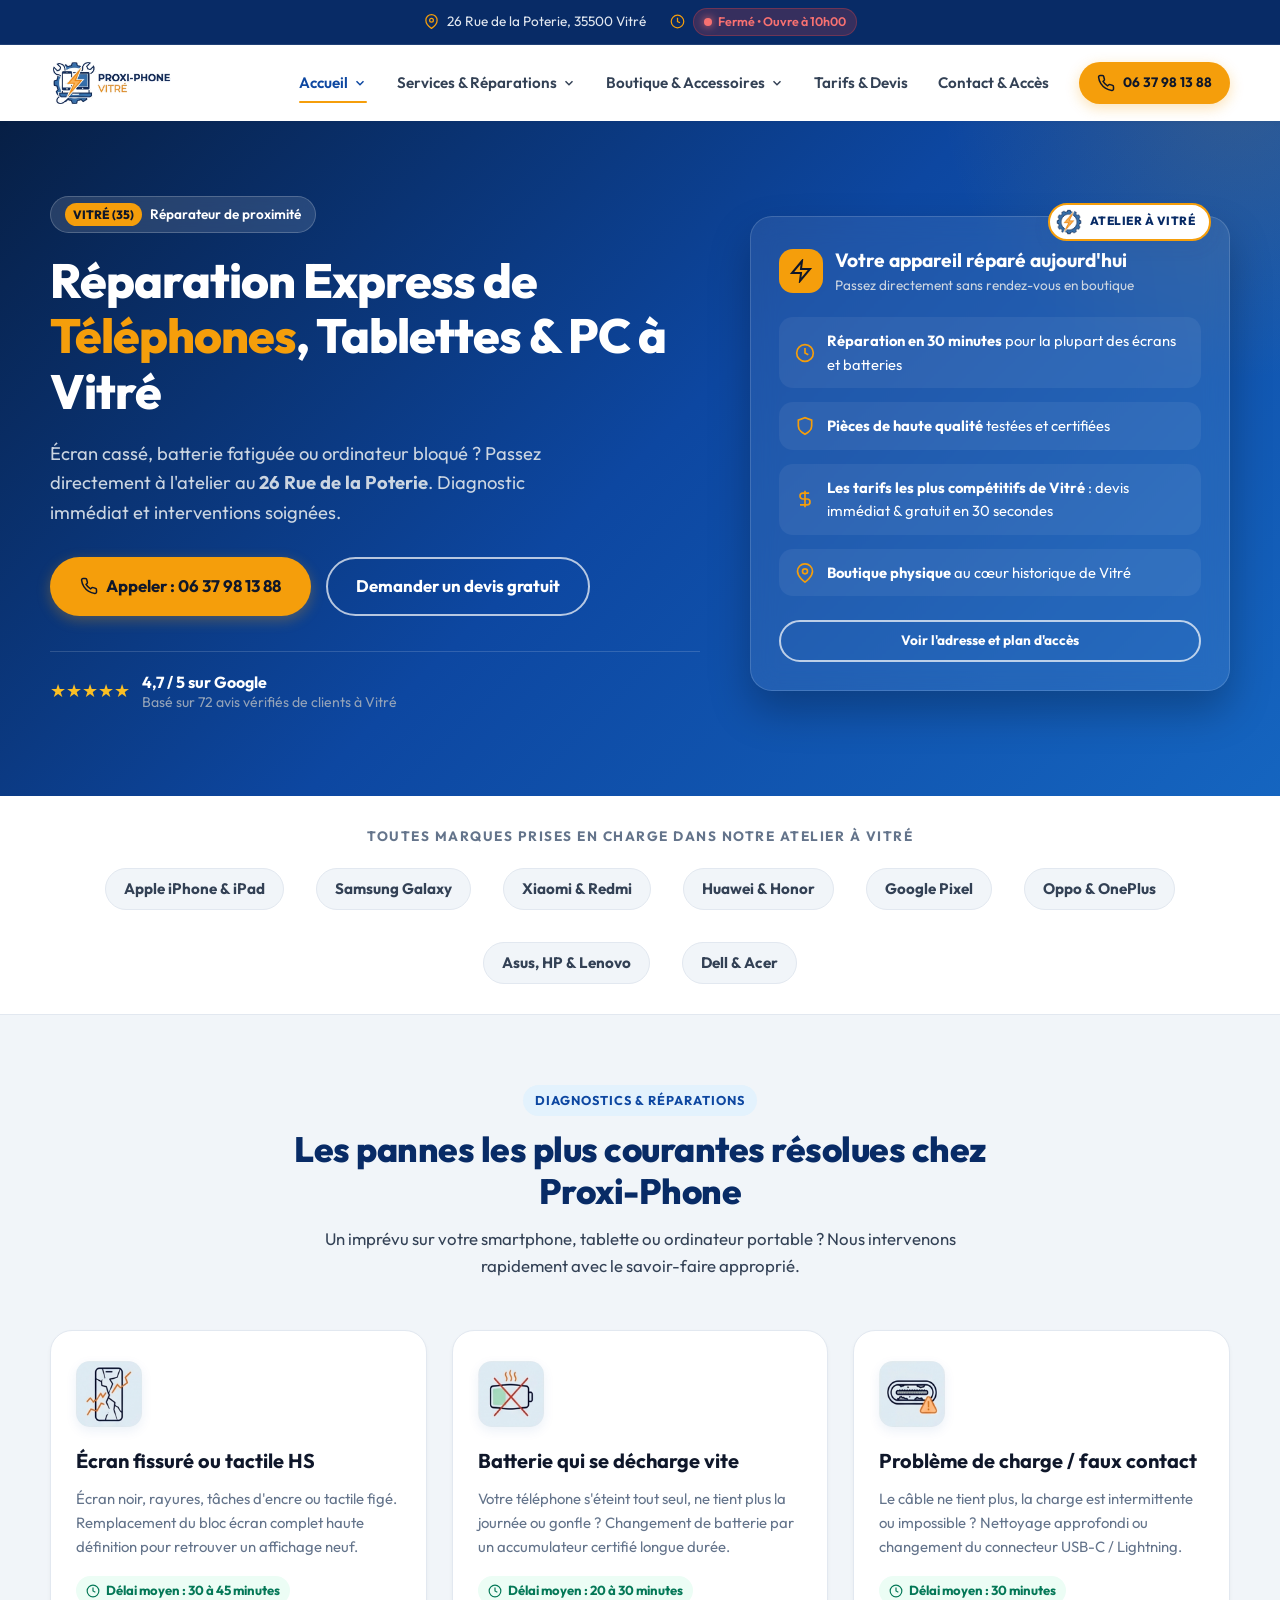
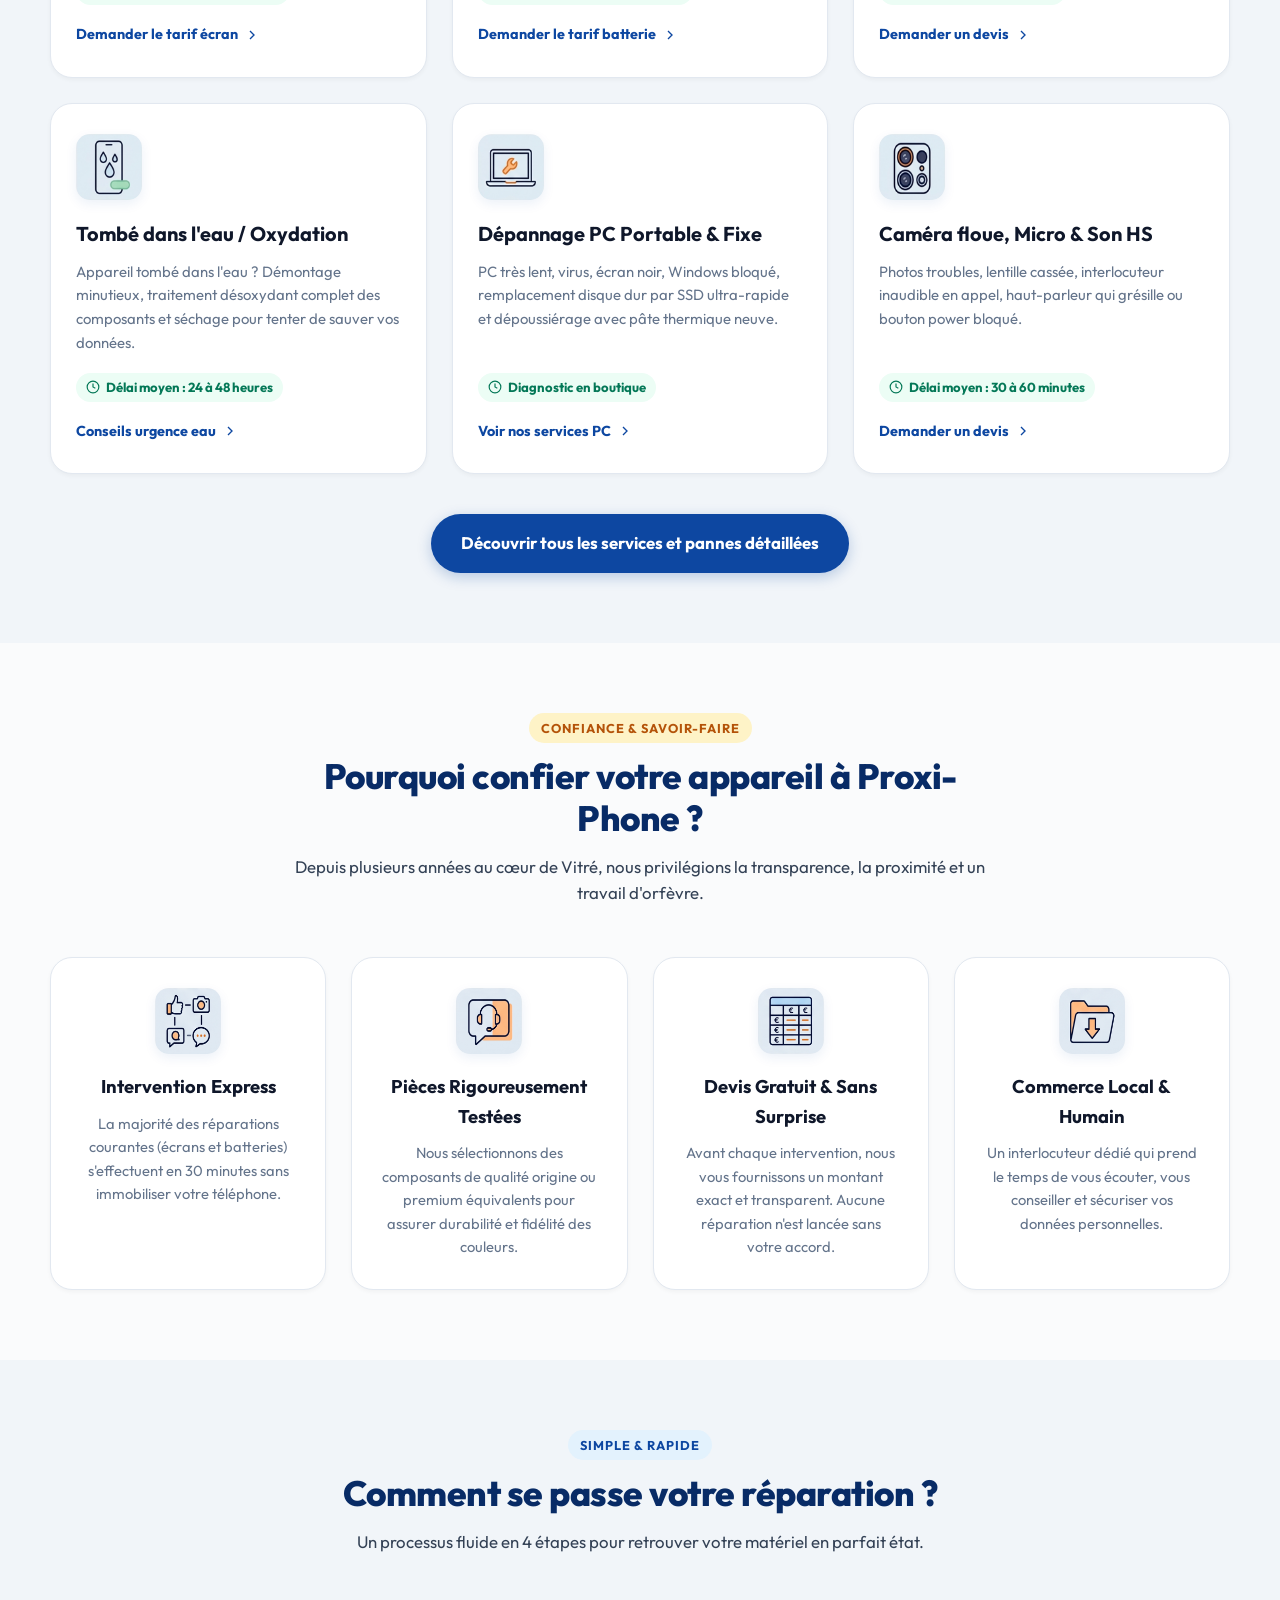
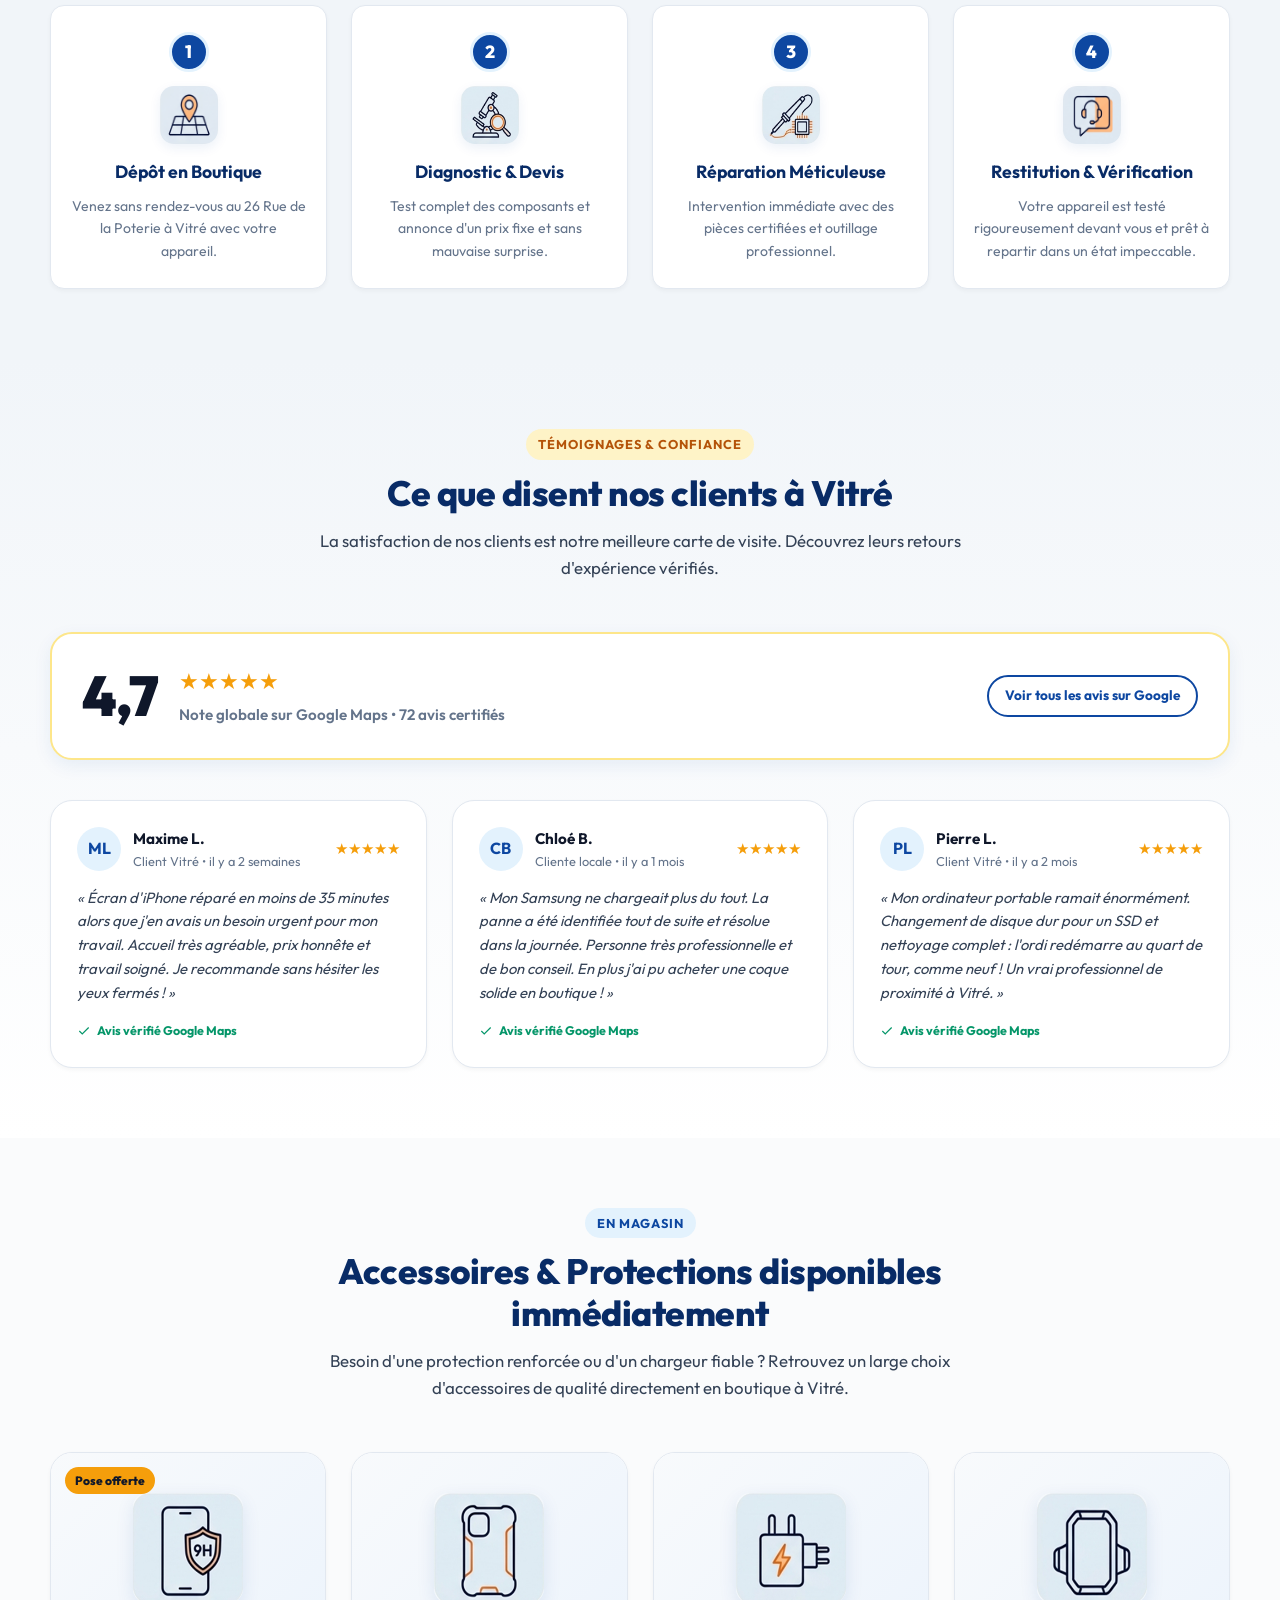
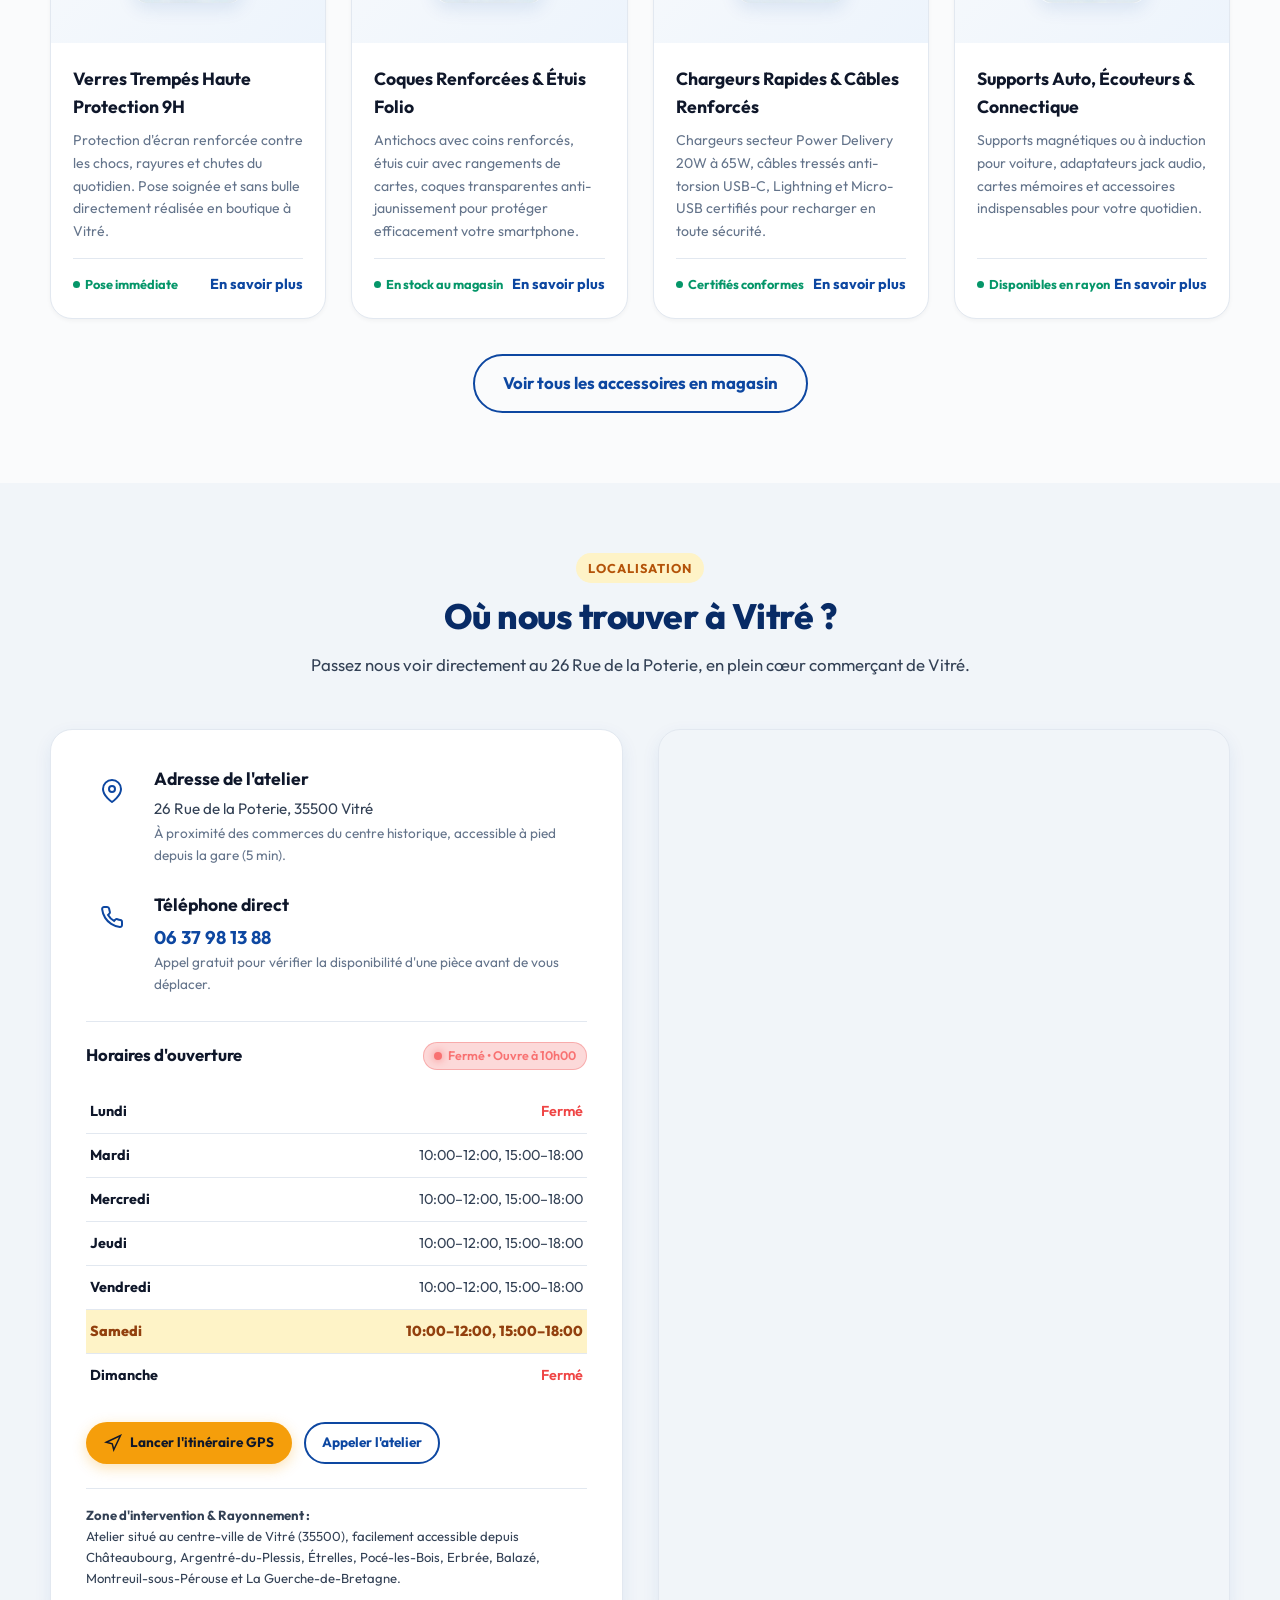
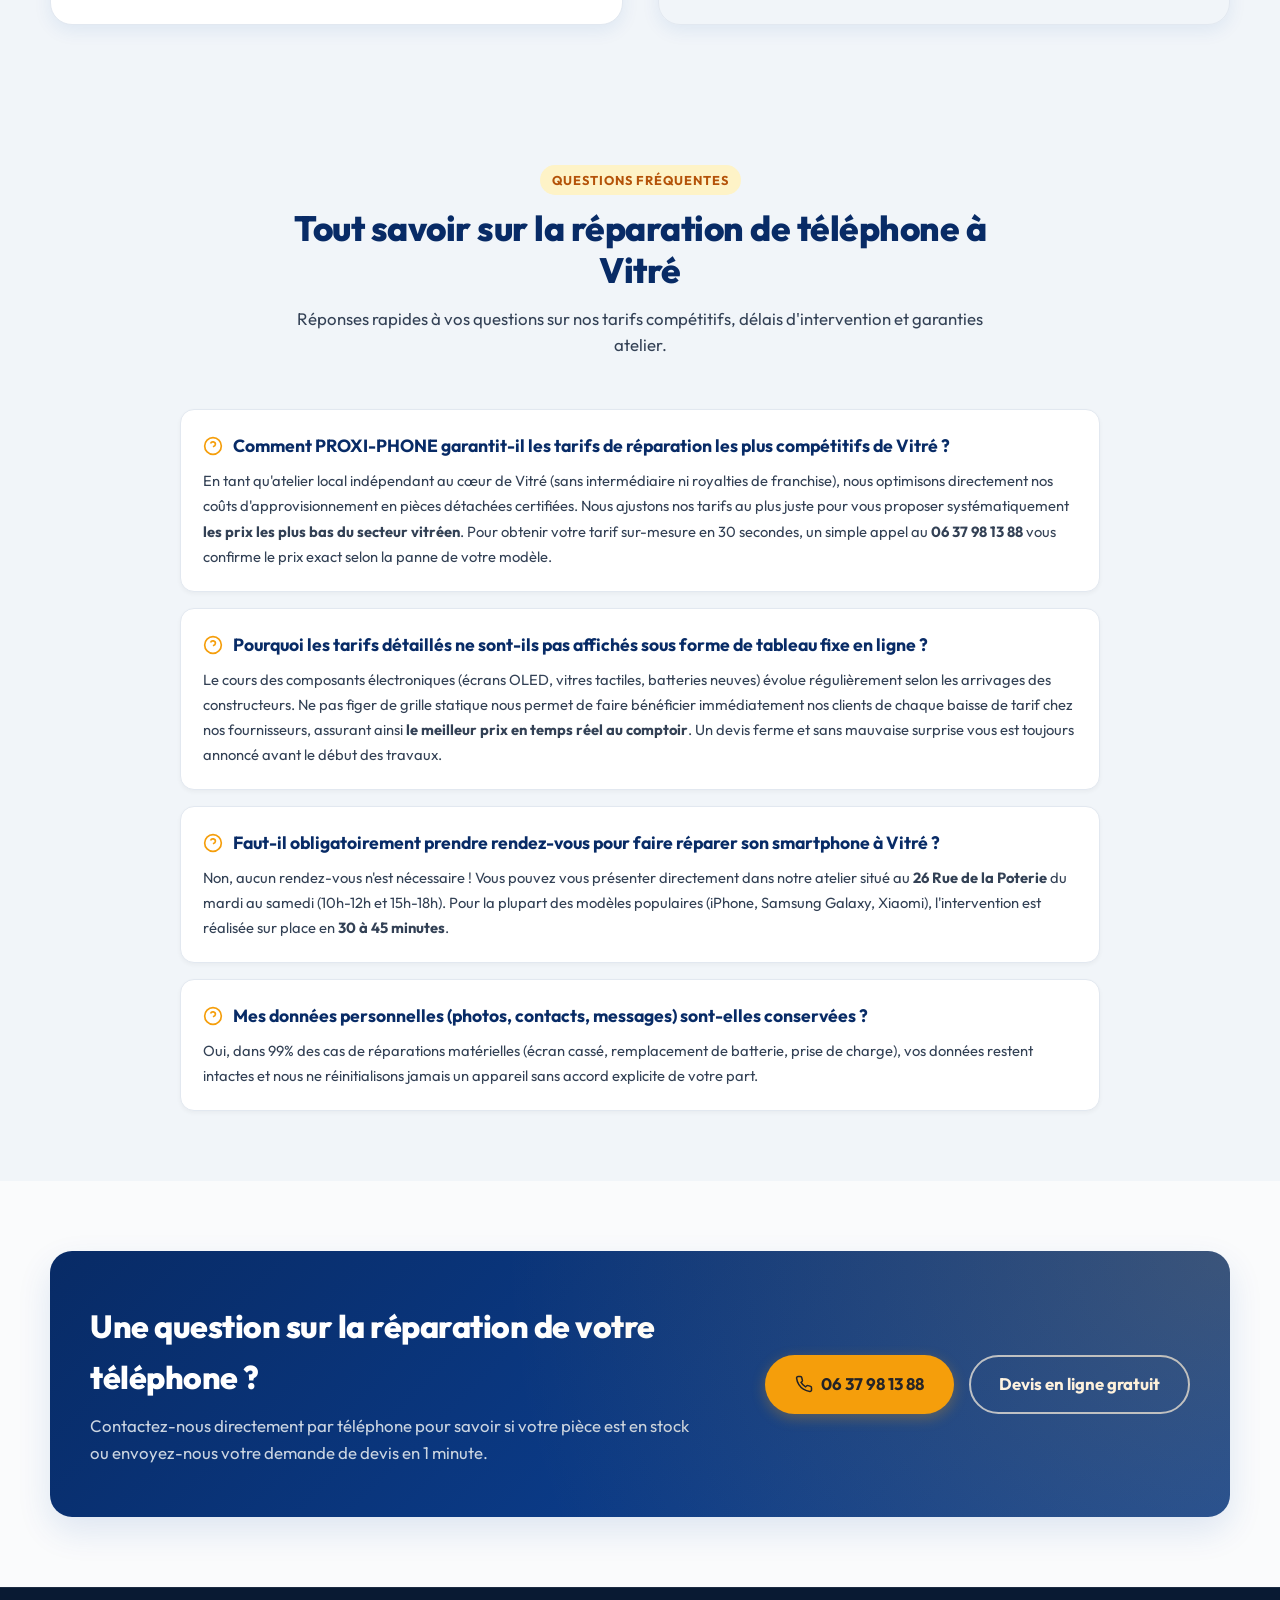
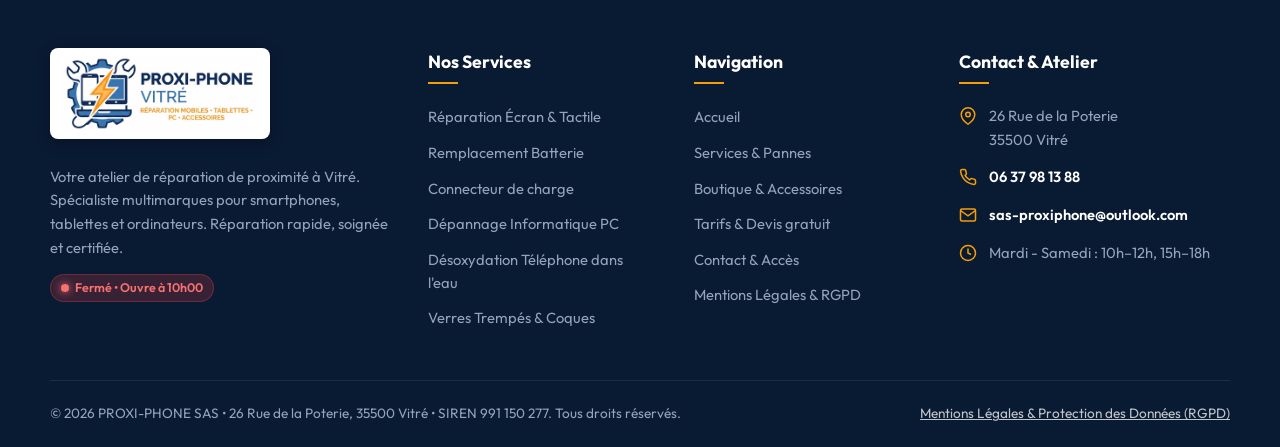
<file: index.html>
<!DOCTYPE html>
<html lang="fr">
<head>
  <meta charset="UTF-8">
  <meta name="viewport" content="width=device-width, initial-scale=1.0">
  <title>PROXI-PHONE Vitré | Réparation Téléphones, Tablettes & PC (35500)</title>
  <meta name="description" content="Réparation express de smartphones, tablettes et ordinateurs à Vitré (35500). Écran cassé, batterie, dépannage PC. 26 Rue de la Poterie. Sans RDV • Châteaubourg, Argentré, Étrelles.">
  <meta name="keywords" content="réparation téléphone vitré, réparateur iphone vitré, dépannage informatique vitré, changement écran samsung 35500, proxi phone vitré, réparation téléphone chateaubourg, réparation smartphone argentre du plessis, accessoires téléphone vitré">
  <link rel="canonical" href="https://proxi-phone.fr/">
  
  <!-- Open Graph -->
  <meta property="og:title" content="PROXI-PHONE Vitré | Réparation Express Téléphones & PC">
  <meta property="og:description" content="Votre spécialiste réparation mobile, tablette et informatique au centre-ville de Vitré (35500) et Pays de Vitré. Diagnostic rapide et pièces testées & certifiées.">
  <meta property="og:url" content="https://proxi-phone.fr/">
  <meta property="og:type" content="website">
  <meta property="og:locale" content="fr_FR">

  <!-- Polices Google -->
  <link rel="preconnect" href="https://fonts.googleapis.com">
  <link rel="preconnect" href="https://fonts.gstatic.com" crossorigin>
  <link href="https://fonts.googleapis.com/css2?family=Outfit:wght@400;500;600;700;800;900&display=swap" rel="stylesheet">

  <link rel="stylesheet" href="assets/css/style.css">
  <link rel="icon" type="image/png" href="assets/logo/favicon.png">
  <link rel="apple-touch-icon" href="assets/logo/favicon.png">

  <!-- Données structurées SEO Local Schema.org -->
  <script type="application/ld+json">
  {
    "@context": "https://schema.org",
    "@type": "ElectronicsRepairShop",
    "name": "PROXI-PHONE",
    "legalName": "PROXI-PHONE SAS",
    "url": "https://proxi-phone.fr/",
    "logo": "https://proxi-phone.fr/assets/logo/logo-compact-horizontal.png",
    "image": "https://proxi-phone.fr/assets/images/store-preview.png",
    "telephone": "+33637981388",
    "email": "sas-proxiphone@outlook.com",
    "priceRange": "€€",
    "vatID": "FR39991150277",
    "taxID": "99115027700010",
    "address": {
      "@type": "PostalAddress",
      "streetAddress": "26 Rue de la Poterie",
      "addressLocality": "Vitré",
      "postalCode": "35500",
      "addressCountry": "FR"
    },
    "geo": {
      "@type": "GeoCoordinates",
      "latitude": 48.1251,
      "longitude": -1.2114
    },
    "areaServed": [
      { "@type": "City", "name": "Vitré" },
      { "@type": "City", "name": "Châteaubourg" },
      { "@type": "City", "name": "Argentré-du-Plessis" },
      { "@type": "City", "name": "Étrelles" },
      { "@type": "City", "name": "Pocé-les-Bois" },
      { "@type": "City", "name": "Erbrée" },
      { "@type": "City", "name": "Balazé" },
      { "@type": "City", "name": "La Guerche-de-Bretagne" }
    ],
    "aggregateRating": {
      "@type": "AggregateRating",
      "ratingValue": "4.7",
      "reviewCount": "72"
    },
    "openingHoursSpecification": [
      {
        "@type": "OpeningHoursSpecification",
        "dayOfWeek": ["Tuesday", "Wednesday", "Thursday", "Friday", "Saturday"],
        "opens": "10:00",
        "closes": "12:00"
      },
      {
        "@type": "OpeningHoursSpecification",
        "dayOfWeek": ["Tuesday", "Wednesday", "Thursday", "Friday", "Saturday"],
        "opens": "15:00",
        "closes": "18:00"
      }
    ]
  }
  </script>

  <!-- Données structurées FAQPage Schema.org (Google Rich Snippets) -->
  <script type="application/ld+json">
  {
    "@context": "https://schema.org",
    "@type": "FAQPage",
    "mainEntity": [
      {
        "@type": "Question",
        "name": "Comment PROXI-PHONE garantit-il les tarifs de réparation les plus compétitifs de Vitré ?",
        "acceptedAnswer": {
          "@type": "Answer",
          "text": "En tant qu'atelier local indépendant au cœur de Vitré (sans intermédiaire ni royalties de franchise), nous optimisons directement nos coûts d'approvisionnement en pièces détachées certifiées. Nous ajustons nos tarifs au plus juste pour vous proposer systématiquement les prix les plus bas du secteur vitréen. Devis immédiat au 06 37 98 13 88."
        }
      },
      {
        "@type": "Question",
        "name": "Pourquoi les tarifs détaillés ne sont-ils pas affichés sous forme de tableau fixe en ligne ?",
        "acceptedAnswer": {
          "@type": "Answer",
          "text": "Le cours des composants électroniques évolue régulièrement selon les arrivages constructeurs. Ne pas figer de grille statique nous permet de répercuter immédiatement chaque baisse de prix, assurant ainsi le tarif le plus bas en temps réel en atelier. Un devis ferme vous est toujours annoncé avant les travaux."
        }
      },
      {
        "@type": "Question",
        "name": "Faut-il obligatoirement prendre rendez-vous pour faire réparer son smartphone à Vitré ?",
        "acceptedAnswer": {
          "@type": "Answer",
          "text": "Non, aucun rendez-vous n'est nécessaire. Vous pouvez venir directement dans notre boutique au 26 Rue de la Poterie du mardi au samedi (10h-12h et 15h-18h). L'intervention prend en moyenne 30 à 45 minutes pour la plupart des modèles."
        }
      },
      {
        "@type": "Question",
        "name": "Mes données personnelles (photos, contacts, messages) sont-elles conservées ?",
        "acceptedAnswer": {
          "@type": "Answer",
          "text": "Oui, dans 99% des cas de réparations matérielles (écran, batterie, connecteur), vos données restent intactes et ne sont aucunement réinitialisées sans accord explicite."
        }
      }
    ]
  }
  </script>
</head>
<body>

  <!-- Top bar infos & statut dynamique -->
  <div class="topbar">
    <div class="container">
      <div class="topbar-info">
        <div class="topbar-item">
          <svg viewBox="0 0 24 24" fill="none" stroke="currentColor" stroke-width="2"><path d="M21 10c0 7-9 13-9 13s-9-6-9-13a9 9 0 0 1 18 0z"></path><circle cx="12" cy="10" r="3"></circle></svg>
          <span>26 Rue de la Poterie, 35500 Vitré</span>
        </div>
        <div class="topbar-item">
          <svg viewBox="0 0 24 24" fill="none" stroke="currentColor" stroke-width="2"><circle cx="12" cy="12" r="10"></circle><polyline points="12 6 12 12 16 14"></polyline></svg>
          <span class="status-badge closed"><span class="status-dot"></span><span>Calcul en cours...</span></span>
        </div>
      </div>
    </div>
  </div>

  <!-- Header & Navigation -->
  <header class="site-header">
    <div class="container">
      <div class="header-inner">
        <a href="index.html" class="logo" title="PROXI-PHONE Vitré - Accueil">
          <img src="assets/logo/logo-compact-horizontal.png" alt="PROXI-PHONE Vitré - Réparation Mobiles & PC" class="logo-header-img" width="419" height="163" fetchpriority="high">
        </a>

        <nav class="main-nav">
          <ul class="nav-links">
            <li class="nav-item has-dropdown">
              <a href="index.html" class="nav-link active">
                <span>Accueil</span>
                <svg class="dropdown-chevron" viewBox="0 0 24 24" fill="none" stroke="currentColor"><polyline points="6 9 12 15 18 9"></polyline></svg>
              </a>
              <ul class="dropdown-menu">
                <li><a href="index.html" class="dropdown-item"><svg viewBox="0 0 24 24" fill="none" stroke="currentColor" stroke-width="2"><path d="M3 9l9-7 9 7v11a2 2 0 0 1-2 2H5a2 2 0 0 1-2-2z"></path><polyline points="9 22 9 12 15 12 15 22"></polyline></svg><span>Vue d'ensemble</span></a></li>
                <li><a href="index.html#pannes-courantes" class="dropdown-item"><svg viewBox="0 0 24 24" fill="none" stroke="currentColor" stroke-width="2"><circle cx="12" cy="12" r="10"></circle><polyline points="12 6 12 12 16 14"></polyline></svg><span>Pannes les plus courantes</span></a></li>
                <li><a href="index.html#pourquoi-proxi-phone" class="dropdown-item"><svg viewBox="0 0 24 24" fill="none" stroke="currentColor" stroke-width="2"><path d="M12 22s8-4 8-10V5l-8-3-8 3v7c0 6 8 10 8 10z"></path></svg><span>Pourquoi confier votre appareil</span></a></li>
                <li><a href="index.html#faq" class="dropdown-item"><svg viewBox="0 0 24 24" fill="none" stroke="currentColor" stroke-width="2"><circle cx="12" cy="12" r="10"></circle><path d="M9.09 9a3 3 0 0 1 5.83 1c0 2-3 3-3 3"></path><line x1="12" y1="17" x2="12.01" y2="17"></line></svg><span>Questions fréquentes (FAQ)</span></a></li>
              </ul>
            </li>

            <li class="nav-item has-dropdown">
              <a href="services.html" class="nav-link">
                <span>Services & Réparations</span>
                <svg class="dropdown-chevron" viewBox="0 0 24 24" fill="none" stroke="currentColor"><polyline points="6 9 12 15 18 9"></polyline></svg>
              </a>
              <ul class="dropdown-menu">
                <li><a href="services.html" class="dropdown-item"><svg viewBox="0 0 24 24" fill="none" stroke="currentColor" stroke-width="2"><polygon points="12 2 15.09 8.26 22 9.27 17 14.14 18.18 21.02 12 17.77 5.82 21.02 7 14.14 2 9.27 8.91 8.26 12 2"></polygon></svg><span>Tous nos services</span></a></li>
                <li><a href="services.html#reparation-smartphones" class="dropdown-item"><svg viewBox="0 0 24 24" fill="none" stroke="currentColor" stroke-width="2"><rect x="5" y="2" width="14" height="20" rx="2" ry="2"></rect><line x1="12" y1="18" x2="12.01" y2="18"></line></svg><span>Réparation Smartphone</span></a></li>
                <li><a href="services.html#reparation-tablettes" class="dropdown-item"><svg viewBox="0 0 24 24" fill="none" stroke="currentColor" stroke-width="2"><rect x="4" y="2" width="16" height="20" rx="2" ry="2"></rect><line x1="12" y1="18" x2="12.01" y2="18"></line></svg><span>Réparation iPad & Tablettes Android</span></a></li>
                <li><a href="services.html#depannage-informatique" class="dropdown-item"><svg viewBox="0 0 24 24" fill="none" stroke="currentColor" stroke-width="2"><rect x="2" y="3" width="20" height="14" rx="2" ry="2"></rect><line x1="8" y1="21" x2="16" y2="21"></line><line x1="12" y1="17" x2="12" y2="21"></line></svg><span>Dépannage Informatique (PC & Mac)</span></a></li>
              </ul>
            </li>

            <li class="nav-item has-dropdown">
              <a href="accessoires.html" class="nav-link">
                <span>Boutique & Accessoires</span>
                <svg class="dropdown-chevron" viewBox="0 0 24 24" fill="none" stroke="currentColor"><polyline points="6 9 12 15 18 9"></polyline></svg>
              </a>
              <ul class="dropdown-menu">
                <li><a href="accessoires.html" class="dropdown-item"><svg viewBox="0 0 24 24" fill="none" stroke="currentColor" stroke-width="2"><path d="M6 2L3 6v14a2 2 0 0 0 2 2h14a2 2 0 0 0 2-2V6l-3-4z"></path><line x1="3" y1="6" x2="21" y2="6"></line><path d="M16 10a4 4 0 0 1-8 0"></path></svg><span>Boutique en magasin</span></a></li>
                <li><a href="accessoires.html#gammes-accessoires" class="dropdown-item"><svg viewBox="0 0 24 24" fill="none" stroke="currentColor" stroke-width="2"><rect x="5" y="2" width="14" height="20" rx="2" ry="2"></rect><line x1="12" y1="18" x2="12.01" y2="18"></line></svg><span>Nos gammes d'accessoires disponibles</span></a></li>
                <li><a href="accessoires.html#avantages-boutique" class="dropdown-item"><svg viewBox="0 0 24 24" fill="none" stroke="currentColor" stroke-width="2"><polygon points="12 2 15.09 8.26 22 9.27 17 14.14 18.18 21.02 12 17.77 5.82 21.02 7 14.14 2 9.27 8.91 8.26 12 2"></polygon></svg><span>L'avantage d'acheter en boutique à Vitré</span></a></li>
              </ul>
            </li>

            <li class="nav-item"><a href="devis.html" class="nav-link">Tarifs & Devis</a></li>
            <li class="nav-item"><a href="contact.html" class="nav-link">Contact & Accès</a></li>
          </ul>

          <div class="header-cta-group">
            <a href="tel:0637981388" class="btn btn-accent btn-sm">
              <svg viewBox="0 0 24 24" fill="none" stroke="currentColor" stroke-width="2"><path d="M22 16.92v3a2 2 0 0 1-2.18 2 19.79 19.79 0 0 1-8.63-3.07 19.5 19.5 0 0 1-6-6 19.79 19.79 0 0 1-3.07-8.67A2 2 0 0 1 4.11 2h3a2 2 0 0 1 2 1.72 12.84 12.84 0 0 0 .7 2.81 2 2 0 0 1-.45 2.11L8.09 9.91a16 16 0 0 0 6 6l1.27-1.27a2 2 0 0 1 2.11-.45 12.84 12.84 0 0 0 2.81.7A2 2 0 0 1 22 16.92z"></path></svg>
              <span>06 37 98 13 88</span>
            </a>
            <button class="menu-toggle" aria-label="Menu principal">
              <svg width="24" height="24" viewBox="0 0 24 24" fill="none" stroke="currentColor" stroke-width="2"><line x1="3" y1="12" x2="21" y2="12"></line><line x1="3" y1="6" x2="21" y2="6"></line><line x1="3" y1="18" x2="21" y2="18"></line></svg>
            </button>
          </div>
        </nav>
      </div>
    </div>
  </header>

  <!-- HERO SECTION -->
  <section class="hero">
    <div class="container">
      <div class="hero-grid">
        <div class="hero-content">
          <div class="hero-badge-pill">
            <span class="pill-tag">VITRÉ (35)</span>
            <span>Réparateur de proximité</span>
          </div>
          
          <h1 class="hero-title">
            Réparation Express de <span class="highlight">Téléphones</span>, Tablettes & PC à Vitré
          </h1>
          
          <p class="hero-subtitle">
            Écran cassé, batterie fatiguée ou ordinateur bloqué ? Passez directement à l'atelier au <strong>26 Rue de la Poterie</strong>. Diagnostic immédiat et interventions soignées.
          </p>

          <div class="hero-actions">
            <a href="tel:0637981388" class="btn btn-accent btn-lg">
              <svg viewBox="0 0 24 24" fill="none" stroke="currentColor" stroke-width="2"><path d="M22 16.92v3a2 2 0 0 1-2.18 2 19.79 19.79 0 0 1-8.63-3.07 19.5 19.5 0 0 1-6-6 19.79 19.79 0 0 1-3.07-8.67A2 2 0 0 1 4.11 2h3a2 2 0 0 1 2 1.72 12.84 12.84 0 0 0 .7 2.81 2 2 0 0 1-.45 2.11L8.09 9.91a16 16 0 0 0 6 6l1.27-1.27a2 2 0 0 1 2.11-.45 12.84 12.84 0 0 0 2.81.7A2 2 0 0 1 22 16.92z"></path></svg>
              <span>Appeler : 06 37 98 13 88</span>
            </a>
            <a href="devis.html" class="btn btn-outline-white btn-lg">
              Demander un devis gratuit
            </a>
          </div>

          <div class="hero-social-proof">
            <div class="google-review-badge">
              <div class="google-stars">★★★★★</div>
              <div class="google-text">
                <strong>4,7 / 5 sur Google</strong>
                <span>Basé sur 72 avis vérifiés de clients à Vitré</span>
              </div>
            </div>
          </div>
        </div>

        <!-- Carte droite mise en avant -->
        <div class="hero-card">
          <div class="hero-corner-badge">
            <img src="assets/logo/logo-icone-engrenage.png" alt="Proxi-Phone Vitré" loading="lazy" decoding="async">
            <span>Atelier à Vitré</span>
          </div>
          <div class="hero-card-header">
            <div class="hero-card-icon">
              <svg viewBox="0 0 24 24" fill="none" stroke="currentColor" stroke-width="2"><polygon points="13 2 3 14 12 14 11 22 21 10 12 10 13 2"></polygon></svg>
            </div>
            <div>
              <h3>Votre appareil réparé aujourd'hui</h3>
              <p>Passez directement sans rendez-vous en boutique</p>
            </div>
          </div>

          <div class="hero-features-list">
            <div class="hero-feature-item">
              <svg viewBox="0 0 24 24" fill="none" stroke="currentColor" stroke-width="2"><circle cx="12" cy="12" r="10"></circle><polyline points="12 6 12 12 16 14"></polyline></svg>
              <div><strong>Réparation en 30 minutes</strong> pour la plupart des écrans et batteries</div>
            </div>
            <div class="hero-feature-item">
              <svg viewBox="0 0 24 24" fill="none" stroke="currentColor" stroke-width="2"><path d="M12 22s8-4 8-10V5l-8-3-8 3v7c0 6 8 10 8 10z"></path></svg>
              <div><strong>Pièces de haute qualité</strong> testées et certifiées</div>
            </div>
            <div class="hero-feature-item">
              <svg viewBox="0 0 24 24" fill="none" stroke="currentColor" stroke-width="2"><path d="M12 2v20M17 5H9.5a3.5 3.5 0 0 0 0 7h5a3.5 3.5 0 0 1 0 7H6"></path></svg>
              <div><strong>Les tarifs les plus compétitifs de Vitré</strong> : devis immédiat & gratuit en 30 secondes</div>
            </div>
            <div class="hero-feature-item">
              <svg viewBox="0 0 24 24" fill="none" stroke="currentColor" stroke-width="2"><path d="M21 10c0 7-9 13-9 13s-9-6-9-13a9 9 0 0 1 18 0z"></path><circle cx="12" cy="10" r="3"></circle></svg>
              <div><strong>Boutique physique</strong> au cœur historique de Vitré</div>
            </div>
          </div>

          <div class="hero-card-footer">
            <a href="contact.html" class="btn btn-outline-white btn-sm" style="width:100%;">
              Voir l'adresse et plan d'accès
            </a>
          </div>
        </div>
      </div>
    </div>
  </section>

  <!-- BANDEAU DES MARQUES -->
  <section class="brands-section">
    <div class="container">
      <div class="brands-title">Toutes marques prises en charge dans notre atelier à Vitré</div>
      <div class="brands-list">
        <span class="brand-badge">Apple iPhone & iPad</span>
        <span class="brand-badge">Samsung Galaxy</span>
        <span class="brand-badge">Xiaomi & Redmi</span>
        <span class="brand-badge">Huawei & Honor</span>
        <span class="brand-badge">Google Pixel</span>
        <span class="brand-badge">Oppo & OnePlus</span>
        <span class="brand-badge">Asus, HP & Lenovo</span>
        <span class="brand-badge">Dell & Acer</span>
      </div>
    </div>
  </section>

  <!-- SECTION PANNES COURANTES -->
  <section class="section section-bg-light" id="pannes-courantes">
    <div class="container">
      <div class="section-header">
        <span class="section-tag">Diagnostics & Réparations</span>
        <h2 class="section-title">Les pannes les plus courantes résolues chez Proxi-Phone</h2>
        <p class="section-desc">Un imprévu sur votre smartphone, tablette ou ordinateur portable ? Nous intervenons rapidement avec le savoir-faire approprié.</p>
      </div>

      <div class="issues-grid">
        <!-- Écran cassé -->
        <div class="issue-card">
          <div class="issue-card-icon">
            <img src="assets/pictogrammes/picto-ecran-casse.png" alt="Écran fissuré ou tactile HS" loading="lazy" decoding="async">
          </div>
          <h3>Écran fissuré ou tactile HS</h3>
          <p>Écran noir, rayures, tâches d'encre ou tactile figé. Remplacement du bloc écran complet haute définition pour retrouver un affichage neuf.</p>
          <div class="issue-card-delay">
            <svg viewBox="0 0 24 24" fill="none" stroke="currentColor" stroke-width="2"><circle cx="12" cy="12" r="10"></circle><polyline points="12 6 12 12 16 14"></polyline></svg>
            <span>Délai moyen : 30 à 45 minutes</span>
          </div>
          <a href="devis.html" class="issue-card-btn">
            Demander le tarif écran <svg viewBox="0 0 24 24" fill="none" stroke="currentColor" stroke-width="2"><polyline points="9 18 15 12 9 6"></polyline></svg>
          </a>
        </div>

        <!-- Batterie HS -->
        <div class="issue-card">
          <div class="issue-card-icon">
            <img src="assets/pictogrammes/picto-batterie.png" alt="Batterie qui se décharge vite" loading="lazy" decoding="async">
          </div>
          <h3>Batterie qui se décharge vite</h3>
          <p>Votre téléphone s'éteint tout seul, ne tient plus la journée ou gonfle ? Changement de batterie par un accumulateur certifié longue durée.</p>
          <div class="issue-card-delay">
            <svg viewBox="0 0 24 24" fill="none" stroke="currentColor" stroke-width="2"><circle cx="12" cy="12" r="10"></circle><polyline points="12 6 12 12 16 14"></polyline></svg>
            <span>Délai moyen : 20 à 30 minutes</span>
          </div>
          <a href="devis.html" class="issue-card-btn">
            Demander le tarif batterie <svg viewBox="0 0 24 24" fill="none" stroke="currentColor" stroke-width="2"><polyline points="9 18 15 12 9 6"></polyline></svg>
          </a>
        </div>

        <!-- Connecteur de charge -->
        <div class="issue-card">
          <div class="issue-card-icon">
            <img src="assets/pictogrammes/picto-connecteur-charge.png" alt="Problème de charge / connecteur USB-C" loading="lazy" decoding="async">
          </div>
          <h3>Problème de charge / faux contact</h3>
          <p>Le câble ne tient plus, la charge est intermittente ou impossible ? Nettoyage approfondi ou changement du connecteur USB-C / Lightning.</p>
          <div class="issue-card-delay">
            <svg viewBox="0 0 24 24" fill="none" stroke="currentColor" stroke-width="2"><circle cx="12" cy="12" r="10"></circle><polyline points="12 6 12 12 16 14"></polyline></svg>
            <span>Délai moyen : 30 minutes</span>
          </div>
          <a href="devis.html" class="issue-card-btn">
            Demander un devis <svg viewBox="0 0 24 24" fill="none" stroke="currentColor" stroke-width="2"><polyline points="9 18 15 12 9 6"></polyline></svg>
          </a>
        </div>

        <!-- Désoxydation liquide -->
        <div class="issue-card">
          <div class="issue-card-icon">
            <img src="assets/pictogrammes/picto-deoxydation-eau.png" alt="Tombé dans l'eau / Oxydation" loading="lazy" decoding="async">
          </div>
          <h3>Tombé dans l'eau / Oxydation</h3>
          <p>Appareil tombé dans l'eau ? Démontage minutieux, traitement désoxydant complet des composants et séchage pour tenter de sauver vos données.</p>
          <div class="issue-card-delay">
            <svg viewBox="0 0 24 24" fill="none" stroke="currentColor" stroke-width="2"><circle cx="12" cy="12" r="10"></circle><polyline points="12 6 12 12 16 14"></polyline></svg>
            <span>Délai moyen : 24 à 48 heures</span>
          </div>
          <a href="services.html" class="issue-card-btn">
            Conseils urgence eau <svg viewBox="0 0 24 24" fill="none" stroke="currentColor" stroke-width="2"><polyline points="9 18 15 12 9 6"></polyline></svg>
          </a>
        </div>

        <!-- Dépannage PC & Ordinateurs -->
        <div class="issue-card">
          <div class="issue-card-icon">
            <img src="assets/pictogrammes/picto-reparation-pc.png" alt="Dépannage PC Portable & Fixe" loading="lazy" decoding="async">
          </div>
          <h3>Dépannage PC Portable & Fixe</h3>
          <p>PC très lent, virus, écran noir, Windows bloqué, remplacement disque dur par SSD ultra-rapide et dépoussiérage avec pâte thermique neuve.</p>
          <div class="issue-card-delay">
            <svg viewBox="0 0 24 24" fill="none" stroke="currentColor" stroke-width="2"><circle cx="12" cy="12" r="10"></circle><polyline points="12 6 12 12 16 14"></polyline></svg>
            <span>Diagnostic en boutique</span>
          </div>
          <a href="services.html" class="issue-card-btn">
            Voir nos services PC <svg viewBox="0 0 24 24" fill="none" stroke="currentColor" stroke-width="2"><polyline points="9 18 15 12 9 6"></polyline></svg>
          </a>
        </div>

        <!-- Caméra, Audio & Boutons -->
        <div class="issue-card">
          <div class="issue-card-icon">
            <img src="assets/pictogrammes/picto-module-camera.png" alt="Caméra floue, Micro & Son HS" loading="lazy" decoding="async">
          </div>
          <h3>Caméra floue, Micro & Son HS</h3>
          <p>Photos troubles, lentille cassée, interlocuteur inaudible en appel, haut-parleur qui grésille ou bouton power bloqué.</p>
          <div class="issue-card-delay">
            <svg viewBox="0 0 24 24" fill="none" stroke="currentColor" stroke-width="2"><circle cx="12" cy="12" r="10"></circle><polyline points="12 6 12 12 16 14"></polyline></svg>
            <span>Délai moyen : 30 à 60 minutes</span>
          </div>
          <a href="devis.html" class="issue-card-btn">
            Demander un devis <svg viewBox="0 0 24 24" fill="none" stroke="currentColor" stroke-width="2"><polyline points="9 18 15 12 9 6"></polyline></svg>
          </a>
        </div>
      </div>

      <div style="text-align:center; margin-top:40px;">
        <a href="services.html" class="btn btn-primary btn-lg">Découvrir tous les services et pannes détaillées</a>
      </div>
    </div>
  </section>

  <!-- POURQUOI NOUS CHOISIR -->
  <section class="section" id="pourquoi-proxi-phone">
    <div class="container">
      <div class="section-header">
        <span class="section-tag tag-accent">Confiance & Savoir-faire</span>
        <h2 class="section-title">Pourquoi confier votre appareil à Proxi-Phone ?</h2>
        <p class="section-desc">Depuis plusieurs années au cœur de Vitré, nous privilégions la transparence, la proximité et un travail d'orfèvre.</p>
      </div>

      <div class="why-us-grid">
        <div class="feature-box">
          <div class="feature-box-icon">
            <img src="assets/pictogrammes/picto-site-express.png" alt="Intervention Express 30 min" loading="lazy" decoding="async">
          </div>
          <h3>Intervention Express</h3>
          <p>La majorité des réparations courantes (écrans et batteries) s'effectuent en 30 minutes sans immobiliser votre téléphone.</p>
        </div>

        <div class="feature-box">
          <div class="feature-box-icon">
            <img src="assets/pictogrammes/picto-site-qualite.png" alt="Pièces certifiées haute qualité" loading="lazy" decoding="async">
          </div>
          <h3>Pièces Rigoureusement Testées</h3>
          <p>Nous sélectionnons des composants de qualité origine ou premium équivalents pour assurer durabilité et fidélité des couleurs.</p>
        </div>

        <div class="feature-box">
          <div class="feature-box-icon">
            <img src="assets/pictogrammes/picto-site-tarifs.png" alt="Devis Gratuit & Sans Surprise" loading="lazy" decoding="async">
          </div>
          <h3>Devis Gratuit & Sans Surprise</h3>
          <p>Avant chaque intervention, nous vous fournissons un montant exact et transparent. Aucune réparation n'est lancée sans votre accord.</p>
        </div>

        <div class="feature-box">
          <div class="feature-box-icon">
            <img src="assets/pictogrammes/picto-site-technicien.png" alt="Artisan réparateur local" loading="lazy" decoding="async">
          </div>
          <h3>Commerce Local & Humain</h3>
          <p>Un interlocuteur dédié qui prend le temps de vous écouter, vous conseiller et sécuriser vos données personnelles.</p>
        </div>
      </div>
    </div>
  </section>

  <!-- PROCESSUS EN 4 ÉTAPES -->
  <section class="section section-bg-light">
    <div class="container">
      <div class="section-header">
        <span class="section-tag">Simple & Rapide</span>
        <h2 class="section-title">Comment se passe votre réparation ?</h2>
        <p class="section-desc">Un processus fluide en 4 étapes pour retrouver votre matériel en parfait état.</p>
      </div>

      <div class="steps-container">
        <div class="step-card">
          <div class="step-number">1</div>
          <div class="step-card-picto">
            <img src="assets/pictogrammes/picto-site-localisation.png" alt="Dépôt en boutique Vitré" loading="lazy" decoding="async">
          </div>
          <h4>Dépôt en Boutique</h4>
          <p>Venez sans rendez-vous au 26 Rue de la Poterie à Vitré avec votre appareil.</p>
        </div>

        <div class="step-card">
          <div class="step-number">2</div>
          <div class="step-card-picto">
            <img src="assets/pictogrammes/picto-diagnostic.png" alt="Diagnostic & Devis immédiat" loading="lazy" decoding="async">
          </div>
          <h4>Diagnostic & Devis</h4>
          <p>Test complet des composants et annonce d'un prix fixe et sans mauvaise surprise.</p>
        </div>

        <div class="step-card">
          <div class="step-number">3</div>
          <div class="step-card-picto">
            <img src="assets/pictogrammes/picto-microsoudure.png" alt="Réparation méticuleuse" loading="lazy" decoding="async">
          </div>
          <h4>Réparation Méticuleuse</h4>
          <p>Intervention immédiate avec des pièces certifiées et outillage professionnel.</p>
        </div>

        <div class="step-card">
          <div class="step-number">4</div>
          <div class="step-card-picto">
            <img src="assets/pictogrammes/picto-site-qualite.png" alt="Restitution et vérification" loading="lazy" decoding="async">
          </div>
          <h4>Restitution & Vérification</h4>
          <p>Votre appareil est testé rigoureusement devant vous et prêt à repartir dans un état impeccable.</p>
        </div>
      </div>
    </div>
  </section>

  <!-- SECTION AVIS GOOGLE -->
  <section class="section reviews-section">
    <div class="container">
      <div class="section-header">
        <span class="section-tag tag-accent">Témoignages & Confiance</span>
        <h2 class="section-title">Ce que disent nos clients à Vitré</h2>
        <p class="section-desc">La satisfaction de nos clients est notre meilleure carte de visite. Découvrez leurs retours d'expérience vérifiés.</p>
      </div>

      <!-- Résumé note Google -->
      <div class="reviews-summary-card">
        <div class="rating-big-box">
          <div class="rating-score">4,7</div>
          <div class="rating-stars-group">
            <div class="stars">★★★★★</div>
            <div class="rating-count">Note globale sur Google Maps • 72 avis certifiés</div>
          </div>
        </div>
        <div>
          <a href="https://maps.app.goo.gl/zs8GUhpBWP8Wrzuc7" target="_blank" rel="noopener" class="btn btn-outline btn-sm">
            Voir tous les avis sur Google
          </a>
        </div>
      </div>

      <!-- Grille d'avis -->
      <div class="reviews-grid">
        <div class="review-card">
          <div>
            <div class="review-header">
              <div class="reviewer-info">
                <div class="reviewer-avatar">ML</div>
                <div>
                  <div class="reviewer-name">Maxime L.</div>
                  <div class="reviewer-date">Client Vitré • il y a 2 semaines</div>
                </div>
              </div>
              <div class="review-stars">★★★★★</div>
            </div>
            <p class="review-body">
              « Écran d'iPhone réparé en moins de 35 minutes alors que j'en avais un besoin urgent pour mon travail. Accueil très agréable, prix honnête et travail soigné. Je recommande sans hésiter les yeux fermés ! »
            </p>
          </div>
          <div class="review-badge-verified">
            <svg viewBox="0 0 24 24" fill="none" stroke="currentColor" stroke-width="2"><polyline points="20 6 9 17 4 12"></polyline></svg>
            <span>Avis vérifié Google Maps</span>
          </div>
        </div>

        <div class="review-card">
          <div>
            <div class="review-header">
              <div class="reviewer-info">
                <div class="reviewer-avatar">CB</div>
                <div>
                  <div class="reviewer-name">Chloé B.</div>
                  <div class="reviewer-date">Cliente locale • il y a 1 mois</div>
                </div>
              </div>
              <div class="review-stars">★★★★★</div>
            </div>
            <p class="review-body">
              « Mon Samsung ne chargeait plus du tout. La panne a été identifiée tout de suite et résolue dans la journée. Personne très professionnelle et de bon conseil. En plus j'ai pu acheter une coque solide en boutique ! »
            </p>
          </div>
          <div class="review-badge-verified">
            <svg viewBox="0 0 24 24" fill="none" stroke="currentColor" stroke-width="2"><polyline points="20 6 9 17 4 12"></polyline></svg>
            <span>Avis vérifié Google Maps</span>
          </div>
        </div>

        <div class="review-card">
          <div>
            <div class="review-header">
              <div class="reviewer-info">
                <div class="reviewer-avatar">PL</div>
                <div>
                  <div class="reviewer-name">Pierre L.</div>
                  <div class="reviewer-date">Client Vitré • il y a 2 mois</div>
                </div>
              </div>
              <div class="review-stars">★★★★★</div>
            </div>
            <p class="review-body">
              « Mon ordinateur portable ramait énormément. Changement de disque dur pour un SSD et nettoyage complet : l'ordi redémarre au quart de tour, comme neuf ! Un vrai professionnel de proximité à Vitré. »
            </p>
          </div>
          <div class="review-badge-verified">
            <svg viewBox="0 0 24 24" fill="none" stroke="currentColor" stroke-width="2"><polyline points="20 6 9 17 4 12"></polyline></svg>
            <span>Avis vérifié Google Maps</span>
          </div>
        </div>
      </div>
    </div>
  </section>

  <!-- APERÇU BOUTIQUE ACCESSOIRES -->
  <section class="section">
    <div class="container">
      <div class="section-header">
        <span class="section-tag">En Magasin</span>
        <h2 class="section-title">Accessoires & Protections disponibles immédiatement</h2>
        <p class="section-desc">Besoin d'une protection renforcée ou d'un chargeur fiable ? Retrouvez un large choix d'accessoires de qualité directement en boutique à Vitré.</p>
      </div>

      <div class="shop-preview-grid">
        <div class="product-item">
          <div class="product-image-container">
            <span class="product-badge-flag">Pose offerte</span>
            <img src="assets/pictogrammes/picto-verre-trempe.png" alt="Verres Trempés Haute Protection 9H" loading="lazy" decoding="async">
          </div>
          <div class="product-details">
            <h4>Verres Trempés Haute Protection 9H</h4>
            <p>Protection d'écran renforcée contre les chocs, rayures et chutes du quotidien. Pose soignée et sans bulle directement réalisée en boutique à Vitré.</p>
            <div class="product-footer">
              <span class="product-availability">Pose immédiate</span>
              <a href="accessoires.html" class="issue-card-btn">En savoir plus</a>
            </div>
          </div>
        </div>

        <div class="product-item">
          <div class="product-image-container">
            <img src="assets/pictogrammes/picto-coque-antichoc.png" alt="Coques Renforcées & Étuis Folio" loading="lazy" decoding="async">
          </div>
          <div class="product-details">
            <h4>Coques Renforcées & Étuis Folio</h4>
            <p>Antichocs avec coins renforcés, étuis cuir avec rangements de cartes, coques transparentes anti-jaunissement pour protéger efficacement votre smartphone.</p>
            <div class="product-footer">
              <span class="product-availability">En stock au magasin</span>
              <a href="accessoires.html" class="issue-card-btn">En savoir plus</a>
            </div>
          </div>
        </div>

        <div class="product-item">
          <div class="product-image-container">
            <img src="assets/pictogrammes/picto-bloc-charge.png" alt="Chargeurs Rapides & Câbles Renforcés" loading="lazy" decoding="async">
          </div>
          <div class="product-details">
            <h4>Chargeurs Rapides & Câbles Renforcés</h4>
            <p>Chargeurs secteur Power Delivery 20W à 65W, câbles tressés anti-torsion USB-C, Lightning et Micro-USB certifiés pour recharger en toute sécurité.</p>
            <div class="product-footer">
              <span class="product-availability">Certifiés conformes</span>
              <a href="accessoires.html" class="issue-card-btn">En savoir plus</a>
            </div>
          </div>
        </div>

        <div class="product-item">
          <div class="product-image-container">
            <img src="assets/pictogrammes/picto-support-voiture.png" alt="Supports Auto, Écouteurs & Connectique" loading="lazy" decoding="async">
          </div>
          <div class="product-details">
            <h4>Supports Auto, Écouteurs & Connectique</h4>
            <p>Supports magnétiques ou à induction pour voiture, adaptateurs jack audio, cartes mémoires et accessoires indispensables pour votre quotidien.</p>
            <div class="product-footer">
              <span class="product-availability">Disponibles en rayon</span>
              <a href="accessoires.html" class="issue-card-btn">En savoir plus</a>
            </div>
          </div>
        </div>
      </div>

      <div style="text-align:center; margin-top:35px;">
        <a href="accessoires.html" class="btn btn-outline btn-lg">Voir tous les accessoires en magasin</a>
      </div>
    </div>
  </section>

  <!-- HORAIRES, ACCÈS & PLAN -->
  <section class="section section-bg-light" id="acces">
    <div class="container">
      <div class="section-header">
        <span class="section-tag tag-accent">Localisation</span>
        <h2 class="section-title">Où nous trouver à Vitré ?</h2>
        <p class="section-desc">Passez nous voir directement au 26 Rue de la Poterie, en plein cœur commerçant de Vitré.</p>
      </div>

      <div class="access-grid">
        <!-- Informations & Horaires -->
        <div class="access-info-card">
          <div class="access-header-item">
            <div class="access-icon">
              <svg viewBox="0 0 24 24" fill="none" stroke="currentColor" stroke-width="2"><path d="M21 10c0 7-9 13-9 13s-9-6-9-13a9 9 0 0 1 18 0z"></path><circle cx="12" cy="10" r="3"></circle></svg>
            </div>
            <div class="access-text">
              <h4>Adresse de l'atelier</h4>
              <p>26 Rue de la Poterie, 35500 Vitré</p>
              <p style="font-size:0.85rem; color:#64748b; margin-top:2px;">À proximité des commerces du centre historique, accessible à pied depuis la gare (5 min).</p>
            </div>
          </div>

          <div class="access-header-item">
            <div class="access-icon">
              <svg viewBox="0 0 24 24" fill="none" stroke="currentColor" stroke-width="2"><path d="M22 16.92v3a2 2 0 0 1-2.18 2 19.79 19.79 0 0 1-8.63-3.07 19.5 19.5 0 0 1-6-6 19.79 19.79 0 0 1-3.07-8.67A2 2 0 0 1 4.11 2h3a2 2 0 0 1 2 1.72 12.84 12.84 0 0 0 .7 2.81 2 2 0 0 1-.45 2.11L8.09 9.91a16 16 0 0 0 6 6l1.27-1.27a2 2 0 0 1 2.11-.45 12.84 12.84 0 0 0 2.81.7A2 2 0 0 1 22 16.92z"></path></svg>
            </div>
            <div class="access-text">
              <h4>Téléphone direct</h4>
              <p><a href="tel:0637981388" style="color:var(--primary); font-weight:700; font-size:1.15rem;">06 37 98 13 88</a></p>
              <p style="font-size:0.85rem; color:#64748b;">Appel gratuit pour vérifier la disponibilité d'une pièce avant de vous déplacer.</p>
            </div>
          </div>

          <div style="margin-top:25px; padding-top:20px; border-top:1px solid var(--border);">
            <div style="display:flex; justify-content:space-between; align-items:center; margin-bottom:12px;">
              <h4 style="font-size:1.05rem; font-weight:700;">Horaires d'ouverture</h4>
              <span class="status-badge closed"><span class="status-dot"></span><span>Statut en direct</span></span>
            </div>

            <table class="hours-table">
              <tbody>
                <tr data-day="1">
                  <td class="day">Lundi</td>
                  <td class="time"><span style="color:#ef4444; font-weight:600;">Fermé</span></td>
                </tr>
                <tr data-day="2">
                  <td class="day">Mardi</td>
                  <td class="time">10:00–12:00, 15:00–18:00</td>
                </tr>
                <tr data-day="3">
                  <td class="day">Mercredi</td>
                  <td class="time">10:00–12:00, 15:00–18:00</td>
                </tr>
                <tr data-day="4">
                  <td class="day">Jeudi</td>
                  <td class="time">10:00–12:00, 15:00–18:00</td>
                </tr>
                <tr data-day="5">
                  <td class="day">Vendredi</td>
                  <td class="time">10:00–12:00, 15:00–18:00</td>
                </tr>
                <tr data-day="6">
                  <td class="day">Samedi</td>
                  <td class="time">10:00–12:00, 15:00–18:00</td>
                </tr>
                <tr data-day="0">
                  <td class="day">Dimanche</td>
                  <td class="time"><span style="color:#ef4444; font-weight:600;">Fermé</span></td>
                </tr>
              </tbody>
            </table>

            <div style="display:flex; gap:12px; flex-wrap:wrap; margin-top:20px;">
              <a href="https://maps.app.goo.gl/zs8GUhpBWP8Wrzuc7" target="_blank" rel="noopener" class="btn btn-accent btn-sm">
                <svg viewBox="0 0 24 24" fill="none" stroke="currentColor" stroke-width="2"><polygon points="3 11 22 2 13 21 11 13 3 11"></polygon></svg>
                Lancer l'itinéraire GPS
              </a>
              <a href="tel:0637981388" class="btn btn-outline btn-sm">
                Appeler l'atelier
              </a>
            </div>

            <!-- Zone de chalandise SEO Local -->
            <div style="margin-top:24px; padding-top:16px; border-top:1px solid var(--border); font-size:0.82rem; color:var(--dark-light); line-height:1.6;">
              <strong>Zone d'intervention & Rayonnement :</strong><br>
              Atelier situé au centre-ville de Vitré (35500), facilement accessible depuis Châteaubourg, Argentré-du-Plessis, Étrelles, Pocé-les-Bois, Erbrée, Balazé, Montreuil-sous-Pérouse et La Guerche-de-Bretagne.
            </div>
          </div>
        </div>

        <!-- Carte Google Maps interactive -->
        <div class="map-container">
          <iframe 
            src="https://www.google.com/maps/embed?pb=!1m18!1m12!1m3!1d1331.4557342798163!2d-1.2127242!3d48.1240186!2m3!1f0!2f0!3f0!3m2!1i1024!2i768!4f13.1!3m3!1m2!1s0x480928efe714dc03%3A0xd3f3279106bcf160!2sPROXI-PHONE%2FR%C3%A9paration%20Mobiles%2C%20tablettes%20et%20ordinateurs.!5e0!3m2!1sfr!2sfr!4v1710000000000!5m2!1sfr!2sfr" 
            title="Localisation PROXI-PHONE Vitré"
            loading="lazy" 
            referrerpolicy="no-referrer-when-downgrade">
          </iframe>
        </div>
      </div>
    </div>
  </section>

  <!-- SECTION FAQ LOCALE & QUESTIONS FRÉQUENTES -->
  <section class="section section-bg-light" id="faq">
    <div class="container" style="max-width:960px;">
      <div class="section-header">
        <span class="section-tag tag-accent">Questions Fréquentes</span>
        <h2 class="section-title">Tout savoir sur la réparation de téléphone à Vitré</h2>
        <p class="section-desc">Réponses rapides à vos questions sur nos tarifs compétitifs, délais d'intervention et garanties atelier.</p>
      </div>

      <div style="display:flex; flex-direction:column; gap:16px;">
        <div style="background:var(--white); border:1px solid var(--border); border-radius:var(--radius-md); padding:22px; box-shadow:var(--shadow-sm);">
          <h3 style="font-size:1.1rem; font-weight:700; color:var(--primary-dark); margin-bottom:8px; display:flex; align-items:center; gap:10px;">
            <svg width="20" height="20" viewBox="0 0 24 24" fill="none" stroke="currentColor" stroke-width="2" style="color:var(--accent); flex-shrink:0;"><circle cx="12" cy="12" r="10"></circle><path d="M9.09 9a3 3 0 0 1 5.83 1c0 2-3 3-3 3"></path><line x1="12" y1="17" x2="12.01" y2="17"></line></svg>
            Comment PROXI-PHONE garantit-il les tarifs de réparation les plus compétitifs de Vitré ?
          </h3>
          <p style="font-size:0.92rem; color:var(--dark-light); line-height:1.7;">
            En tant qu'atelier local indépendant au cœur de Vitré (sans intermédiaire ni royalties de franchise), nous optimisons directement nos coûts d'approvisionnement en pièces détachées certifiées. Nous ajustons nos tarifs au plus juste pour vous proposer systématiquement <strong>les prix les plus bas du secteur vitréen</strong>. Pour obtenir votre tarif sur-mesure en 30 secondes, un simple appel au <strong>06 37 98 13 88</strong> vous confirme le prix exact selon la panne de votre modèle.
          </p>
        </div>

        <div style="background:var(--white); border:1px solid var(--border); border-radius:var(--radius-md); padding:22px; box-shadow:var(--shadow-sm);">
          <h3 style="font-size:1.1rem; font-weight:700; color:var(--primary-dark); margin-bottom:8px; display:flex; align-items:center; gap:10px;">
            <svg width="20" height="20" viewBox="0 0 24 24" fill="none" stroke="currentColor" stroke-width="2" style="color:var(--accent); flex-shrink:0;"><circle cx="12" cy="12" r="10"></circle><path d="M9.09 9a3 3 0 0 1 5.83 1c0 2-3 3-3 3"></path><line x1="12" y1="17" x2="12.01" y2="17"></line></svg>
            Pourquoi les tarifs détaillés ne sont-ils pas affichés sous forme de tableau fixe en ligne ?
          </h3>
          <p style="font-size:0.92rem; color:var(--dark-light); line-height:1.7;">
            Le cours des composants électroniques (écrans OLED, vitres tactiles, batteries neuves) évolue régulièrement selon les arrivages des constructeurs. Ne pas figer de grille statique nous permet de faire bénéficier immédiatement nos clients de chaque baisse de tarif chez nos fournisseurs, assurant ainsi <strong>le meilleur prix en temps réel au comptoir</strong>. Un devis ferme et sans mauvaise surprise vous est toujours annoncé avant le début des travaux.
          </p>
        </div>

        <div style="background:var(--white); border:1px solid var(--border); border-radius:var(--radius-md); padding:22px; box-shadow:var(--shadow-sm);">
          <h3 style="font-size:1.1rem; font-weight:700; color:var(--primary-dark); margin-bottom:8px; display:flex; align-items:center; gap:10px;">
            <svg width="20" height="20" viewBox="0 0 24 24" fill="none" stroke="currentColor" stroke-width="2" style="color:var(--accent); flex-shrink:0;"><circle cx="12" cy="12" r="10"></circle><path d="M9.09 9a3 3 0 0 1 5.83 1c0 2-3 3-3 3"></path><line x1="12" y1="17" x2="12.01" y2="17"></line></svg>
            Faut-il obligatoirement prendre rendez-vous pour faire réparer son smartphone à Vitré ?
          </h3>
          <p style="font-size:0.92rem; color:var(--dark-light); line-height:1.7;">
            Non, aucun rendez-vous n'est nécessaire ! Vous pouvez vous présenter directement dans notre atelier situé au <strong>26 Rue de la Poterie</strong> du mardi au samedi (10h-12h et 15h-18h). Pour la plupart des modèles populaires (iPhone, Samsung Galaxy, Xiaomi), l'intervention est réalisée sur place en <strong>30 à 45 minutes</strong>.
          </p>
        </div>

        <div style="background:var(--white); border:1px solid var(--border); border-radius:var(--radius-md); padding:22px; box-shadow:var(--shadow-sm);">
          <h3 style="font-size:1.1rem; font-weight:700; color:var(--primary-dark); margin-bottom:8px; display:flex; align-items:center; gap:10px;">
            <svg width="20" height="20" viewBox="0 0 24 24" fill="none" stroke="currentColor" stroke-width="2" style="color:var(--accent); flex-shrink:0;"><circle cx="12" cy="12" r="10"></circle><path d="M9.09 9a3 3 0 0 1 5.83 1c0 2-3 3-3 3"></path><line x1="12" y1="17" x2="12.01" y2="17"></line></svg>
            Mes données personnelles (photos, contacts, messages) sont-elles conservées ?
          </h3>
          <p style="font-size:0.92rem; color:var(--dark-light); line-height:1.7;">
            Oui, dans 99% des cas de réparations matérielles (écran cassé, remplacement de batterie, prise de charge), vos données restent intactes et nous ne réinitialisons jamais un appareil sans accord explicite de votre part.
          </p>
        </div>
      </div>
    </div>
  </section>

  <!-- BANNIÈRE CALL TO ACTION FINAL -->
  <section class="section">
    <div class="container">
      <div class="cta-banner">
        <div class="cta-content">
          <h2>Une question sur la réparation de votre téléphone ?</h2>
          <p>Contactez-nous directement par téléphone pour savoir si votre pièce est en stock ou envoyez-nous votre demande de devis en 1 minute.</p>
        </div>
        <div class="cta-actions">
          <a href="tel:0637981388" class="btn btn-accent btn-lg">
            <svg viewBox="0 0 24 24" fill="none" stroke="currentColor" stroke-width="2"><path d="M22 16.92v3a2 2 0 0 1-2.18 2 19.79 19.79 0 0 1-8.63-3.07 19.5 19.5 0 0 1-6-6 19.79 19.79 0 0 1-3.07-8.67A2 2 0 0 1 4.11 2h3a2 2 0 0 1 2 1.72 12.84 12.84 0 0 0 .7 2.81 2 2 0 0 1-.45 2.11L8.09 9.91a16 16 0 0 0 6 6l1.27-1.27a2 2 0 0 1 2.11-.45 12.84 12.84 0 0 0 2.81.7A2 2 0 0 1 22 16.92z"></path></svg>
            06 37 98 13 88
          </a>
          <a href="devis.html" class="btn btn-outline-white btn-lg">
            Devis en ligne gratuit
          </a>
        </div>
      </div>
    </div>
  </section>

  <!-- FOOTER -->
  <footer class="site-footer">
    <div class="container">
      <div class="footer-grid">
        <!-- Col 1 : À propos -->
        <div class="footer-col">
          <a href="index.html" class="footer-logo" title="PROXI-PHONE Vitré">
            <img src="assets/logo/logo-complet-blanc-web.png" alt="PROXI-PHONE Vitré - Réparation Mobiles & PC" class="footer-logo-img" loading="lazy" decoding="async">
          </a>
          <p>
            Votre atelier de réparation de proximité à Vitré. Spécialiste multimarques pour smartphones, tablettes et ordinateurs. Réparation rapide, soignée et certifiée.
          </p>
          <div class="status-badge closed"><span class="status-dot"></span><span>Statut en direct</span></div>
        </div>

        <!-- Col 2 : Services -->
        <div class="footer-col">
          <h4>Nos Services</h4>
          <ul class="footer-links">
            <li><a href="services.html">Réparation Écran & Tactile</a></li>
            <li><a href="services.html">Remplacement Batterie</a></li>
            <li><a href="services.html">Connecteur de charge</a></li>
            <li><a href="services.html">Dépannage Informatique PC</a></li>
            <li><a href="services.html">Désoxydation Téléphone dans l'eau</a></li>
            <li><a href="accessoires.html">Verres Trempés & Coques</a></li>
          </ul>
        </div>

        <!-- Col 3 : Navigation -->
        <div class="footer-col">
          <h4>Navigation</h4>
          <ul class="footer-links">
            <li><a href="index.html">Accueil</a></li>
            <li><a href="services.html">Services & Pannes</a></li>
            <li><a href="accessoires.html">Boutique & Accessoires</a></li>
            <li><a href="devis.html">Tarifs & Devis gratuit</a></li>
            <li><a href="contact.html">Contact & Accès</a></li>
            <li><a href="mentions-legales.html">Mentions Légales & RGPD</a></li>
          </ul>
        </div>

        <!-- Col 4 : Contact direct -->
        <div class="footer-col">
          <h4>Contact & Atelier</h4>
          <div class="footer-contact-item">
            <svg viewBox="0 0 24 24" fill="none" stroke="currentColor" stroke-width="2"><path d="M21 10c0 7-9 13-9 13s-9-6-9-13a9 9 0 0 1 18 0z"></path><circle cx="12" cy="10" r="3"></circle></svg>
            <span>26 Rue de la Poterie<br>35500 Vitré</span>
          </div>
          <div class="footer-contact-item">
            <svg viewBox="0 0 24 24" fill="none" stroke="currentColor" stroke-width="2"><path d="M22 16.92v3a2 2 0 0 1-2.18 2 19.79 19.79 0 0 1-8.63-3.07 19.5 19.5 0 0 1-6-6 19.79 19.79 0 0 1-3.07-8.67A2 2 0 0 1 4.11 2h3a2 2 0 0 1 2 1.72 12.84 12.84 0 0 0 .7 2.81 2 2 0 0 1-.45 2.11L8.09 9.91a16 16 0 0 0 6 6l1.27-1.27a2 2 0 0 1 2.11-.45 12.84 12.84 0 0 0 2.81.7A2 2 0 0 1 22 16.92z"></path></svg>
            <a href="tel:0637981388">06 37 98 13 88</a>
          </div>
          <div class="footer-contact-item">
            <svg viewBox="0 0 24 24" fill="none" stroke="currentColor" stroke-width="2"><path d="M4 4h16c1.1 0 2 .9 2 2v12c0 1.1-.9 2-2 2H4c-1.1 0-2-.9-2-2V6c0-1.1.9-2 2-2z"></path><polyline points="22,6 12,13 2,6"></polyline></svg>
            <a href="mailto:sas-proxiphone@outlook.com">sas-proxiphone@outlook.com</a>
          </div>
          <div class="footer-contact-item">
            <svg viewBox="0 0 24 24" fill="none" stroke="currentColor" stroke-width="2"><circle cx="12" cy="12" r="10"></circle><polyline points="12 6 12 12 16 14"></polyline></svg>
            <span>Mardi - Samedi : 10h–12h, 15h–18h</span>
          </div>
        </div>
      </div>

      <div class="footer-bottom">
        <div>
          &copy; 2026 PROXI-PHONE SAS • 26 Rue de la Poterie, 35500 Vitré • SIREN 991 150 277. Tous droits réservés.
        </div>
        <div class="footer-bottom-links">
          <a href="mentions-legales.html" style="color:rgba(255,255,255,0.75); text-decoration:underline;">Mentions Légales & Protection des Données (RGPD)</a>
        </div>
      </div>
    </div>
  </footer>

  <!-- BOUTON RETOUR EN HAUT -->
  <button class="scroll-top-btn" aria-label="Remonter en haut de page">
    <svg width="22" height="22" viewBox="0 0 24 24" fill="none" stroke="currentColor" stroke-width="2.5"><polyline points="18 15 12 9 6 15"></polyline></svg>
  </button>

  <!-- BARRE STICKY CONVERSION MOBILE (Click to Call & Itinéraire) -->
  <div class="mobile-sticky-bar">
    <div class="mobile-sticky-inner">
      <a href="tel:0637981388" class="btn btn-accent btn-sm">
        <svg viewBox="0 0 24 24" fill="none" stroke="currentColor" stroke-width="2"><path d="M22 16.92v3a2 2 0 0 1-2.18 2 19.79 19.79 0 0 1-8.63-3.07 19.5 19.5 0 0 1-6-6 19.79 19.79 0 0 1-3.07-8.67A2 2 0 0 1 4.11 2h3a2 2 0 0 1 2 1.72 12.84 12.84 0 0 0 .7 2.81 2 2 0 0 1-.45 2.11L8.09 9.91a16 16 0 0 0 6 6l1.27-1.27a2 2 0 0 1 2.11-.45 12.84 12.84 0 0 0 2.81.7A2 2 0 0 1 22 16.92z"></path></svg>
        Appeler l'atelier
      </a>
      <a href="https://maps.app.goo.gl/zs8GUhpBWP8Wrzuc7" target="_blank" rel="noopener" class="btn btn-primary btn-sm">
        <svg viewBox="0 0 24 24" fill="none" stroke="currentColor" stroke-width="2"><polygon points="3 11 22 2 13 21 11 13 3 11"></polygon></svg>
        Itinéraire
      </a>
    </div>
  </div>

  <script src="assets/js/main.js" defer></script>
</body>
</html>
</file>
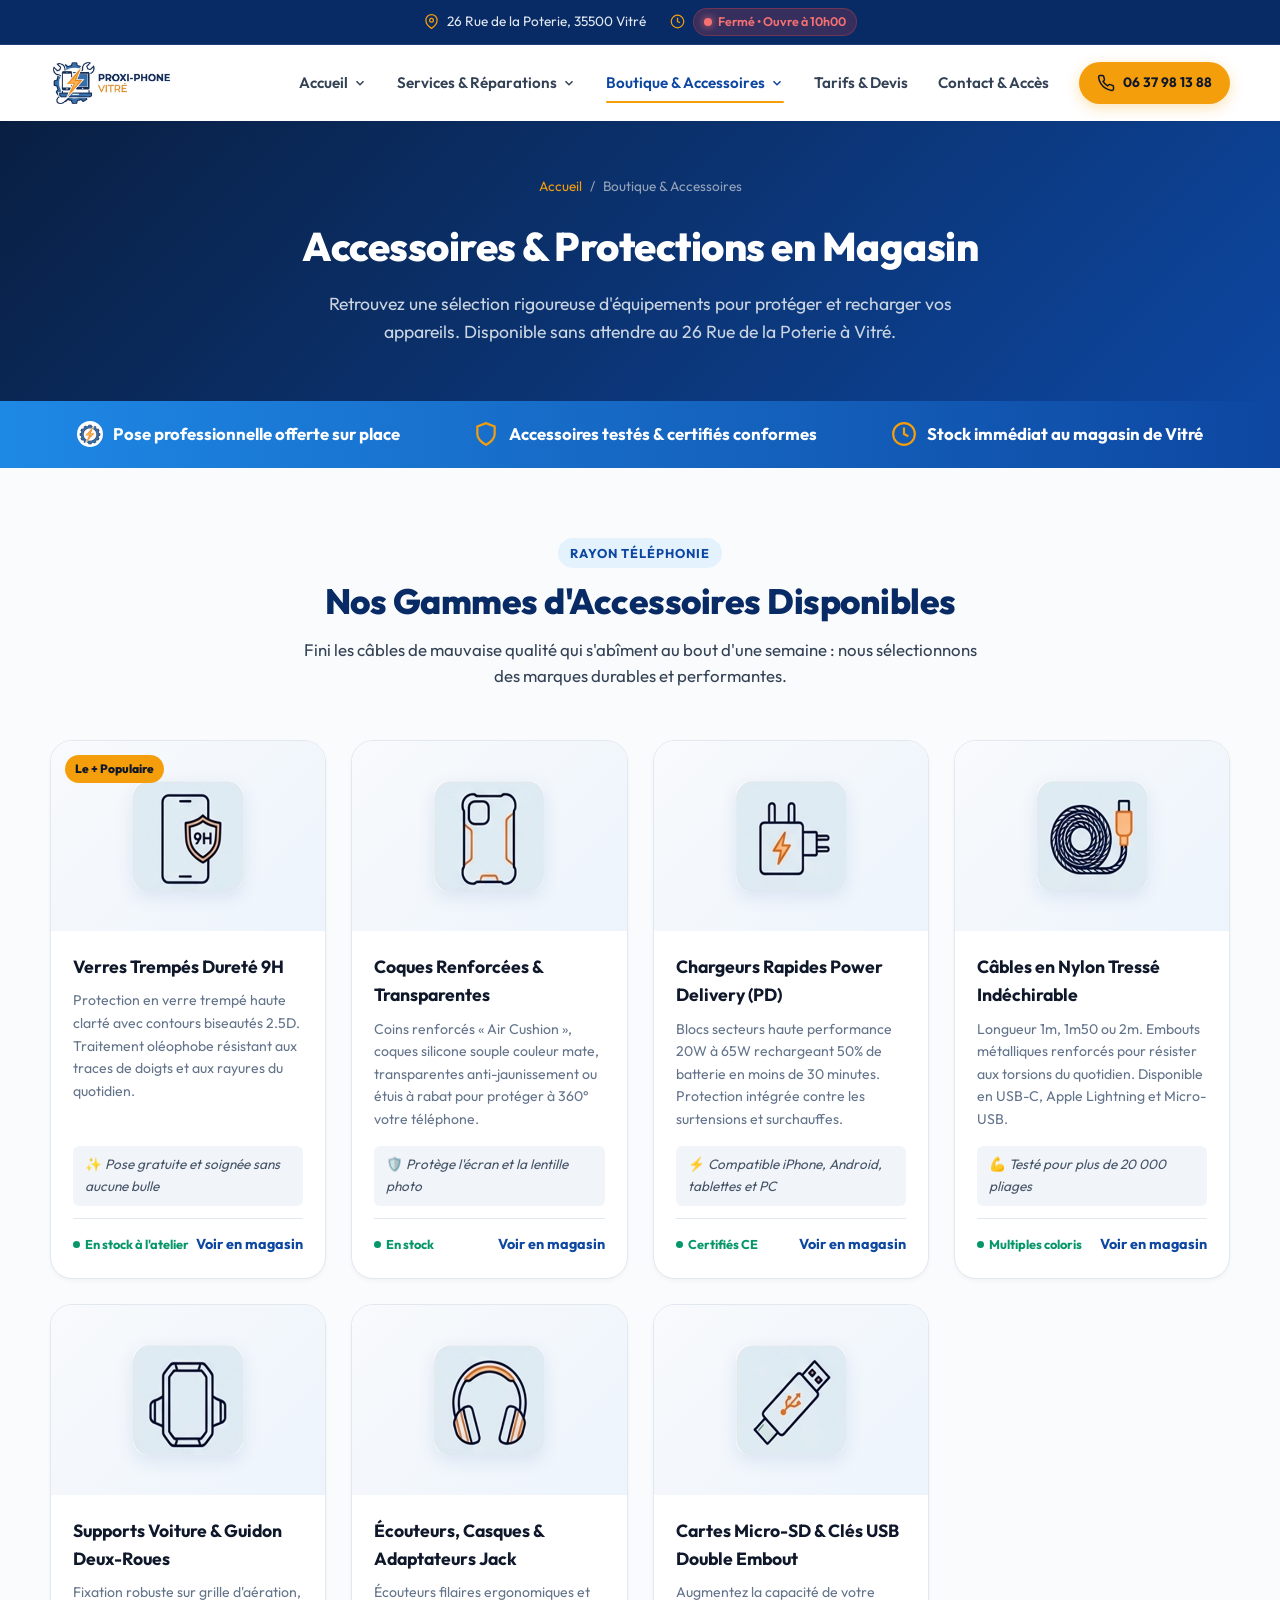
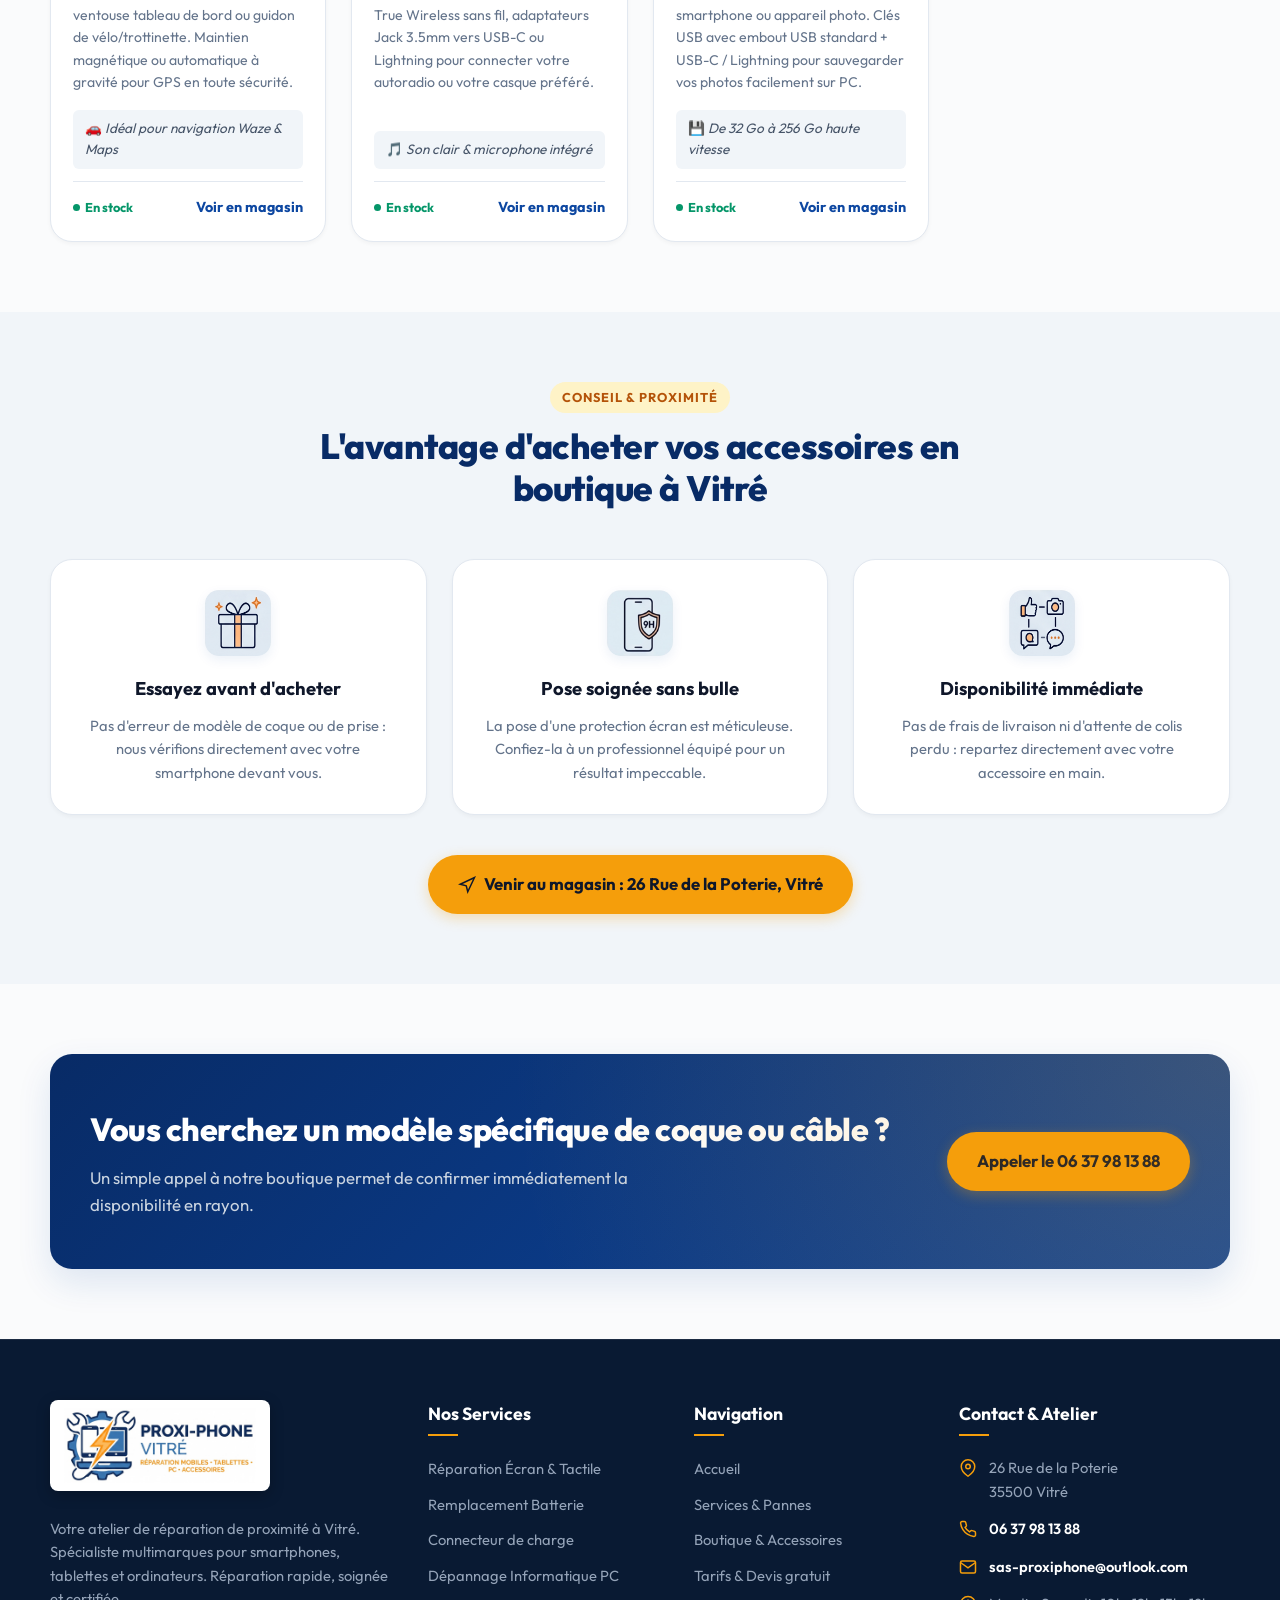
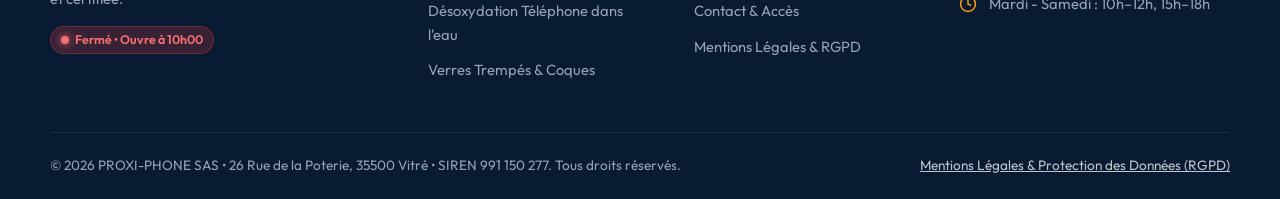
<file: accessoires.html>
<!DOCTYPE html>
<html lang="fr">
<head>
  <meta charset="UTF-8">
  <meta name="viewport" content="width=device-width, initial-scale=1.0">
  <title>Boutique d'Accessoires & Protections Smartphone | PROXI-PHONE Vitré (35500)</title>
  <meta name="description" content="Découvrez notre boutique d'accessoires téléphone à Vitré : verres trempés 9H avec pose offerte en boutique, coques antichocs, chargeurs rapides et câbles renforcés au 26 Rue de la Poterie.">
  <meta name="keywords" content="accessoires téléphone vitré, verre trempé vitré pose sur place, coque iphone vitré, chargeur rapide usb-c vitré 35500, proxi phone accessoires, magasin téléphonie vitré">
  <link rel="canonical" href="https://proxi-phone.fr/accessoires.html">

  <link rel="preconnect" href="https://fonts.googleapis.com">
  <link rel="preconnect" href="https://fonts.gstatic.com" crossorigin>
  <link href="https://fonts.googleapis.com/css2?family=Outfit:wght@400;500;600;700;800;900&display=swap" rel="stylesheet">

  <link rel="stylesheet" href="assets/css/style.css">
  <link rel="icon" type="image/png" href="assets/logo/favicon.png">
  <link rel="apple-touch-icon" href="assets/logo/favicon.png">
</head>
<body>

  <!-- Top bar infos & statut dynamique -->
  <div class="topbar">
    <div class="container">
      <div class="topbar-info">
        <div class="topbar-item">
          <svg viewBox="0 0 24 24" fill="none" stroke="currentColor" stroke-width="2"><path d="M21 10c0 7-9 13-9 13s-9-6-9-13a9 9 0 0 1 18 0z"></path><circle cx="12" cy="10" r="3"></circle></svg>
          <span>26 Rue de la Poterie, 35500 Vitré</span>
        </div>
        <div class="topbar-item">
          <svg viewBox="0 0 24 24" fill="none" stroke="currentColor" stroke-width="2"><circle cx="12" cy="12" r="10"></circle><polyline points="12 6 12 12 16 14"></polyline></svg>
          <span class="status-badge closed"><span class="status-dot"></span><span>Calcul en cours...</span></span>
        </div>
      </div>
    </div>
  </div>

  <!-- Header -->
  <header class="site-header">
    <div class="container">
      <div class="header-inner">
        <a href="index.html" class="logo" title="PROXI-PHONE Vitré - Accueil">
          <img src="assets/logo/logo-compact-horizontal.png" alt="PROXI-PHONE Vitré - Réparation Mobiles & PC" class="logo-header-img" width="419" height="163" fetchpriority="high">
        </a>

        <nav class="main-nav">
          <ul class="nav-links">
            <li class="nav-item has-dropdown">
              <a href="index.html" class="nav-link">
                <span>Accueil</span>
                <svg class="dropdown-chevron" viewBox="0 0 24 24" fill="none" stroke="currentColor"><polyline points="6 9 12 15 18 9"></polyline></svg>
              </a>
              <ul class="dropdown-menu">
                <li><a href="index.html" class="dropdown-item"><svg viewBox="0 0 24 24" fill="none" stroke="currentColor" stroke-width="2"><path d="M3 9l9-7 9 7v11a2 2 0 0 1-2 2H5a2 2 0 0 1-2-2z"></path><polyline points="9 22 9 12 15 12 15 22"></polyline></svg><span>Vue d'ensemble</span></a></li>
                <li><a href="index.html#pannes-courantes" class="dropdown-item"><svg viewBox="0 0 24 24" fill="none" stroke="currentColor" stroke-width="2"><circle cx="12" cy="12" r="10"></circle><polyline points="12 6 12 12 16 14"></polyline></svg><span>Pannes les plus courantes</span></a></li>
                <li><a href="index.html#pourquoi-proxi-phone" class="dropdown-item"><svg viewBox="0 0 24 24" fill="none" stroke="currentColor" stroke-width="2"><path d="M12 22s8-4 8-10V5l-8-3-8 3v7c0 6 8 10 8 10z"></path></svg><span>Pourquoi confier votre appareil</span></a></li>
              </ul>
            </li>

            <li class="nav-item has-dropdown">
              <a href="services.html" class="nav-link">
                <span>Services & Réparations</span>
                <svg class="dropdown-chevron" viewBox="0 0 24 24" fill="none" stroke="currentColor"><polyline points="6 9 12 15 18 9"></polyline></svg>
              </a>
              <ul class="dropdown-menu">
                <li><a href="services.html" class="dropdown-item"><svg viewBox="0 0 24 24" fill="none" stroke="currentColor" stroke-width="2"><polygon points="12 2 15.09 8.26 22 9.27 17 14.14 18.18 21.02 12 17.77 5.82 21.02 7 14.14 2 9.27 8.91 8.26 12 2"></polygon></svg><span>Tous nos services</span></a></li>
                <li><a href="services.html#reparation-smartphones" class="dropdown-item"><svg viewBox="0 0 24 24" fill="none" stroke="currentColor" stroke-width="2"><rect x="5" y="2" width="14" height="20" rx="2" ry="2"></rect><line x1="12" y1="18" x2="12.01" y2="18"></line></svg><span>Réparation Smartphone</span></a></li>
                <li><a href="services.html#reparation-tablettes" class="dropdown-item"><svg viewBox="0 0 24 24" fill="none" stroke="currentColor" stroke-width="2"><rect x="4" y="2" width="16" height="20" rx="2" ry="2"></rect><line x1="12" y1="18" x2="12.01" y2="18"></line></svg><span>Réparation iPad & Tablettes Android</span></a></li>
                <li><a href="services.html#depannage-informatique" class="dropdown-item"><svg viewBox="0 0 24 24" fill="none" stroke="currentColor" stroke-width="2"><rect x="2" y="3" width="20" height="14" rx="2" ry="2"></rect><line x1="8" y1="21" x2="16" y2="21"></line><line x1="12" y1="17" x2="12" y2="21"></line></svg><span>Dépannage Informatique (PC & Mac)</span></a></li>
              </ul>
            </li>

            <li class="nav-item has-dropdown">
              <a href="accessoires.html" class="nav-link active">
                <span>Boutique & Accessoires</span>
                <svg class="dropdown-chevron" viewBox="0 0 24 24" fill="none" stroke="currentColor"><polyline points="6 9 12 15 18 9"></polyline></svg>
              </a>
              <ul class="dropdown-menu">
                <li><a href="accessoires.html" class="dropdown-item"><svg viewBox="0 0 24 24" fill="none" stroke="currentColor" stroke-width="2"><path d="M6 2L3 6v14a2 2 0 0 0 2 2h14a2 2 0 0 0 2-2V6l-3-4z"></path><line x1="3" y1="6" x2="21" y2="6"></line><path d="M16 10a4 4 0 0 1-8 0"></path></svg><span>Boutique en magasin</span></a></li>
                <li><a href="accessoires.html#gammes-accessoires" class="dropdown-item"><svg viewBox="0 0 24 24" fill="none" stroke="currentColor" stroke-width="2"><rect x="5" y="2" width="14" height="20" rx="2" ry="2"></rect><line x1="12" y1="18" x2="12.01" y2="18"></line></svg><span>Nos gammes d'accessoires disponibles</span></a></li>
                <li><a href="accessoires.html#avantages-boutique" class="dropdown-item"><svg viewBox="0 0 24 24" fill="none" stroke="currentColor" stroke-width="2"><polygon points="12 2 15.09 8.26 22 9.27 17 14.14 18.18 21.02 12 17.77 5.82 21.02 7 14.14 2 9.27 8.91 8.26 12 2"></polygon></svg><span>L'avantage d'acheter en boutique à Vitré</span></a></li>
              </ul>
            </li>

            <li class="nav-item"><a href="devis.html" class="nav-link">Tarifs & Devis</a></li>
            <li class="nav-item"><a href="contact.html" class="nav-link">Contact & Accès</a></li>
          </ul>

          <div class="header-cta-group">
            <a href="tel:0637981388" class="btn btn-accent btn-sm">
              <svg viewBox="0 0 24 24" fill="none" stroke="currentColor" stroke-width="2"><path d="M22 16.92v3a2 2 0 0 1-2.18 2 19.79 19.79 0 0 1-8.63-3.07 19.5 19.5 0 0 1-6-6 19.79 19.79 0 0 1-3.07-8.67A2 2 0 0 1 4.11 2h3a2 2 0 0 1 2 1.72 12.84 12.84 0 0 0 .7 2.81 2 2 0 0 1-.45 2.11L8.09 9.91a16 16 0 0 0 6 6l1.27-1.27a2 2 0 0 1 2.11-.45 12.84 12.84 0 0 0 2.81.7A2 2 0 0 1 22 16.92z"></path></svg>
              <span>06 37 98 13 88</span>
            </a>
            <button class="menu-toggle" aria-label="Menu principal">
              <svg width="24" height="24" viewBox="0 0 24 24" fill="none" stroke="currentColor" stroke-width="2"><line x1="3" y1="12" x2="21" y2="12"></line><line x1="3" y1="6" x2="21" y2="6"></line><line x1="3" y1="18" x2="21" y2="18"></line></svg>
            </button>
          </div>
        </nav>
      </div>
    </div>
  </header>

  <!-- PAGE HERO -->
  <section class="page-hero">
    <div class="container">
      <div class="breadcrumbs">
        <a href="index.html">Accueil</a>
        <span>/</span>
        <span>Boutique & Accessoires</span>
      </div>
      <h1>Accessoires & Protections en Magasin</h1>
      <p>Retrouvez une sélection rigoureuse d'équipements pour protéger et recharger vos appareils. Disponible sans attendre au 26 Rue de la Poterie à Vitré.</p>
    </div>
  </section>

  <!-- BANDEAU SERVICE : POSE OFFERTE -->
  <section style="background:linear-gradient(90deg, #1e88e5, #0d47a1); color:#fff; padding:20px 0;">
    <div class="container">
      <div style="display:flex; justify-content:space-around; align-items:center; flex-wrap:wrap; gap:20px; text-align:center;">
        <div style="display:flex; align-items:center; gap:10px;">
          <img src="assets/logo/logo-icone-engrenage.png" alt="Proxi-Phone" style="width:26px; height:26px; object-fit:contain; background:#fff; border-radius:50%; padding:2px;" loading="lazy" decoding="async">
          <strong style="font-size:1.05rem;">Pose professionnelle offerte sur place</strong>
        </div>
        <div style="display:flex; align-items:center; gap:10px;">
          <svg width="26" height="26" viewBox="0 0 24 24" fill="none" stroke="#f59e0b" stroke-width="2"><path d="M12 22s8-4 8-10V5l-8-3-8 3v7c0 6 8 10 8 10z"></path></svg>
          <strong style="font-size:1.05rem;">Accessoires testés & certifiés conformes</strong>
        </div>
        <div style="display:flex; align-items:center; gap:10px;">
          <svg width="26" height="26" viewBox="0 0 24 24" fill="none" stroke="#f59e0b" stroke-width="2"><circle cx="12" cy="12" r="10"></circle><polyline points="12 6 12 12 16 14"></polyline></svg>
          <strong style="font-size:1.05rem;">Stock immédiat au magasin de Vitré</strong>
        </div>
      </div>
    </div>
  </section>

  <!-- SECTION PRODUITS EN RAYON -->
  <section class="section" id="gammes-accessoires">
    <div class="container">
      <div class="section-header">
        <span class="section-tag">Rayon Téléphonie</span>
        <h2 class="section-title">Nos Gammes d'Accessoires Disponibles</h2>
        <p class="section-desc">Fini les câbles de mauvaise qualité qui s'abîment au bout d'une semaine : nous sélectionnons des marques durables et performantes.</p>
      </div>

      <div class="shop-preview-grid">
        <!-- 1. Verres Trempés 9H -->
        <div class="product-item">
          <div class="product-image-container">
            <span class="product-badge-flag">Le + Populaire</span>
            <img src="assets/pictogrammes/picto-verre-trempe.png" alt="Verres Trempés Dureté 9H" loading="lazy" decoding="async">
          </div>
          <div class="product-details">
            <h4>Verres Trempés Dureté 9H</h4>
            <p>Protection en verre trempé haute clarté avec contours biseautés 2.5D. Traitement oléophobe résistant aux traces de doigts et aux rayures du quotidien.</p>
            <div style="font-size:0.85rem; color:#475569; margin-bottom:12px; background:#f1f5f9; padding:8px 12px; border-radius:6px;">
              ✨ <em>Pose gratuite et soignée sans aucune bulle</em>
            </div>
            <div class="product-footer">
              <span class="product-availability">En stock à l'atelier</span>
              <a href="contact.html" class="issue-card-btn">Voir en magasin</a>
            </div>
          </div>
        </div>

        <!-- 3. Coques Antichocs -->
        <div class="product-item">
          <div class="product-image-container">
            <img src="assets/pictogrammes/picto-coque-antichoc.png" alt="Coques Renforcées & Transparentes" loading="lazy" decoding="async">
          </div>
          <div class="product-details">
            <h4>Coques Renforcées & Transparentes</h4>
            <p>Coins renforcés « Air Cushion », coques silicone souple couleur mate, transparentes anti-jaunissement ou étuis à rabat pour protéger à 360° votre téléphone.</p>
            <div style="font-size:0.85rem; color:#475569; margin-bottom:12px; background:#f1f5f9; padding:8px 12px; border-radius:6px;">
              🛡️ <em>Protège l'écran et la lentille photo</em>
            </div>
            <div class="product-footer">
              <span class="product-availability">En stock</span>
              <a href="contact.html" class="issue-card-btn">Voir en magasin</a>
            </div>
          </div>
        </div>

        <!-- 4. Chargeurs Secteurs GaN -->
        <div class="product-item">
          <div class="product-image-container">
            <img src="assets/pictogrammes/picto-bloc-charge.png" alt="Chargeurs Rapides Power Delivery (PD)" loading="lazy" decoding="async">
          </div>
          <div class="product-details">
            <h4>Chargeurs Rapides Power Delivery (PD)</h4>
            <p>Blocs secteurs haute performance 20W à 65W rechargeant 50% de batterie en moins de 30 minutes. Protection intégrée contre les surtensions et surchauffes.</p>
            <div style="font-size:0.85rem; color:#475569; margin-bottom:12px; background:#f1f5f9; padding:8px 12px; border-radius:6px;">
              ⚡ <em>Compatible iPhone, Android, tablettes et PC</em>
            </div>
            <div class="product-footer">
              <span class="product-availability">Certifiés CE</span>
              <a href="contact.html" class="issue-card-btn">Voir en magasin</a>
            </div>
          </div>
        </div>

        <!-- 5. Câbles tressés renforcés -->
        <div class="product-item">
          <div class="product-image-container">
            <img src="assets/pictogrammes/picto-cable-usb.png" alt="Câbles en Nylon Tressé Indéchirable" loading="lazy" decoding="async">
          </div>
          <div class="product-details">
            <h4>Câbles en Nylon Tressé Indéchirable</h4>
            <p>Longueur 1m, 1m50 ou 2m. Embouts métalliques renforcés pour résister aux torsions du quotidien. Disponible en USB-C, Apple Lightning et Micro-USB.</p>
            <div style="font-size:0.85rem; color:#475569; margin-bottom:12px; background:#f1f5f9; padding:8px 12px; border-radius:6px;">
              💪 <em>Testé pour plus de 20 000 pliages</em>
            </div>
            <div class="product-footer">
              <span class="product-availability">Multiples coloris</span>
              <a href="contact.html" class="issue-card-btn">Voir en magasin</a>
            </div>
          </div>
        </div>

        <!-- 6. Supports Voiture & Vélo -->
        <div class="product-item">
          <div class="product-image-container">
            <img src="assets/pictogrammes/picto-support-voiture.png" alt="Supports Voiture & Guidon Deux-Roues" loading="lazy" decoding="async">
          </div>
          <div class="product-details">
            <h4>Supports Voiture & Guidon Deux-Roues</h4>
            <p>Fixation robuste sur grille d'aération, ventouse tableau de bord ou guidon de vélo/trottinette. Maintien magnétique ou automatique à gravité pour GPS en toute sécurité.</p>
            <div style="font-size:0.85rem; color:#475569; margin-bottom:12px; background:#f1f5f9; padding:8px 12px; border-radius:6px;">
              🚗 <em>Idéal pour navigation Waze & Maps</em>
            </div>
            <div class="product-footer">
              <span class="product-availability">En stock</span>
              <a href="contact.html" class="issue-card-btn">Voir en magasin</a>
            </div>
          </div>
        </div>

        <!-- 7. Audio & Adaptateurs -->
        <div class="product-item">
          <div class="product-image-container">
            <img src="assets/pictogrammes/picto-casque-audio.png" alt="Écouteurs, Casques & Adaptateurs Jack" loading="lazy" decoding="async">
          </div>
          <div class="product-details">
            <h4>Écouteurs, Casques & Adaptateurs Jack</h4>
            <p>Écouteurs filaires ergonomiques et True Wireless sans fil, adaptateurs Jack 3.5mm vers USB-C ou Lightning pour connecter votre autoradio ou votre casque préféré.</p>
            <div style="font-size:0.85rem; color:#475569; margin-bottom:12px; background:#f1f5f9; padding:8px 12px; border-radius:6px;">
              🎵 <em>Son clair & microphone intégré</em>
            </div>
            <div class="product-footer">
              <span class="product-availability">En stock</span>
              <a href="contact.html" class="issue-card-btn">Voir en magasin</a>
            </div>
          </div>
        </div>

        <!-- 8. Stockage & Cartes Mémoire -->
        <div class="product-item">
          <div class="product-image-container">
            <img src="assets/pictogrammes/picto-cle-usb.png" alt="Cartes Micro-SD & Clés USB Double Embout" loading="lazy" decoding="async">
          </div>
          <div class="product-details">
            <h4>Cartes Micro-SD & Clés USB Double Embout</h4>
            <p>Augmentez la capacité de votre smartphone ou appareil photo. Clés USB avec embout USB standard + USB-C / Lightning pour sauvegarder vos photos facilement sur PC.</p>
            <div style="font-size:0.85rem; color:#475569; margin-bottom:12px; background:#f1f5f9; padding:8px 12px; border-radius:6px;">
              💾 <em>De 32 Go à 256 Go haute vitesse</em>
            </div>
            <div class="product-footer">
              <span class="product-availability">En stock</span>
              <a href="contact.html" class="issue-card-btn">Voir en magasin</a>
            </div>
          </div>
        </div>
      </div>
    </div>
  </section>

  <!-- POURQUOI ACHETER VOS ACCESSOIRES CHEZ PROXI-PHONE -->
  <section class="section section-bg-light" id="avantages-boutique">
    <div class="container">
      <div class="section-header">
        <span class="section-tag tag-accent">Conseil & Proximité</span>
        <h2 class="section-title">L'avantage d'acheter vos accessoires en boutique à Vitré</h2>
      </div>

      <div class="why-us-grid">
        <div class="feature-box">
          <div class="feature-box-icon">
            <img src="assets/pictogrammes/picto-site-smartphone.png" alt="Essayez avant d'acheter" loading="lazy" decoding="async">
          </div>
          <h3>Essayez avant d'acheter</h3>
          <p>Pas d'erreur de modèle de coque ou de prise : nous vérifions directement avec votre smartphone devant vous.</p>
        </div>

        <div class="feature-box">
          <div class="feature-box-icon">
            <img src="assets/pictogrammes/picto-verre-trempe.png" alt="Pose soignée sans bulle" loading="lazy" decoding="async">
          </div>
          <h3>Pose soignée sans bulle</h3>
          <p>La pose d'une protection écran est méticuleuse. Confiez-la à un professionnel équipé pour un résultat impeccable.</p>
        </div>

        <div class="feature-box">
          <div class="feature-box-icon">
            <img src="assets/pictogrammes/picto-site-express.png" alt="Disponibilité immédiate" loading="lazy" decoding="async">
          </div>
          <h3>Disponibilité immédiate</h3>
          <p>Pas de frais de livraison ni d'attente de colis perdu : repartez directement avec votre accessoire en main.</p>
        </div>
      </div>

      <div style="text-align:center; margin-top:40px;">
        <a href="https://maps.app.goo.gl/zs8GUhpBWP8Wrzuc7" target="_blank" rel="noopener" class="btn btn-accent btn-lg">
          <svg viewBox="0 0 24 24" fill="none" stroke="currentColor" stroke-width="2"><polygon points="3 11 22 2 13 21 11 13 3 11"></polygon></svg>
          Venir au magasin : 26 Rue de la Poterie, Vitré
        </a>
      </div>
    </div>
  </section>

  <!-- BANNIÈRE CTA -->
  <section class="section">
    <div class="container">
      <div class="cta-banner">
        <div class="cta-content">
          <h2>Vous cherchez un modèle spécifique de coque ou câble ?</h2>
          <p>Un simple appel à notre boutique permet de confirmer immédiatement la disponibilité en rayon.</p>
        </div>
        <div class="cta-actions">
          <a href="tel:0637981388" class="btn btn-accent btn-lg">
            Appeler le 06 37 98 13 88
          </a>
        </div>
      </div>
    </div>
  </section>

  <!-- FOOTER -->
  <footer class="site-footer">
    <div class="container">
      <div class="footer-grid">
        <div class="footer-col">
          <a href="index.html" class="footer-logo" title="PROXI-PHONE Vitré">
            <img src="assets/logo/logo-complet-blanc-web.png" alt="PROXI-PHONE Vitré - Réparation Mobiles & PC" class="footer-logo-img" loading="lazy" decoding="async">
          </a>
          <p>
            Votre atelier de réparation de proximité à Vitré. Spécialiste multimarques pour smartphones, tablettes et ordinateurs. Réparation rapide, soignée et certifiée.
          </p>
          <div class="status-badge closed"><span class="status-dot"></span><span>Statut en direct</span></div>
        </div>

        <div class="footer-col">
          <h4>Nos Services</h4>
          <ul class="footer-links">
            <li><a href="services.html">Réparation Écran & Tactile</a></li>
            <li><a href="services.html">Remplacement Batterie</a></li>
            <li><a href="services.html">Connecteur de charge</a></li>
            <li><a href="services.html">Dépannage Informatique PC</a></li>
            <li><a href="services.html">Désoxydation Téléphone dans l'eau</a></li>
            <li><a href="accessoires.html">Verres Trempés & Coques</a></li>
          </ul>
        </div>

        <div class="footer-col">
          <h4>Navigation</h4>
          <ul class="footer-links">
            <li><a href="index.html">Accueil</a></li>
            <li><a href="services.html">Services & Pannes</a></li>
            <li><a href="accessoires.html">Boutique & Accessoires</a></li>
            <li><a href="devis.html">Tarifs & Devis gratuit</a></li>
            <li><a href="contact.html">Contact & Accès</a></li>
            <li><a href="mentions-legales.html">Mentions Légales & RGPD</a></li>
          </ul>
        </div>

        <div class="footer-col">
          <h4>Contact & Atelier</h4>
          <div class="footer-contact-item">
            <svg viewBox="0 0 24 24" fill="none" stroke="currentColor" stroke-width="2"><path d="M21 10c0 7-9 13-9 13s-9-6-9-13a9 9 0 0 1 18 0z"></path><circle cx="12" cy="10" r="3"></circle></svg>
            <span>26 Rue de la Poterie<br>35500 Vitré</span>
          </div>
          <div class="footer-contact-item">
            <svg viewBox="0 0 24 24" fill="none" stroke="currentColor" stroke-width="2"><path d="M22 16.92v3a2 2 0 0 1-2.18 2 19.79 19.79 0 0 1-8.63-3.07 19.5 19.5 0 0 1-6-6 19.79 19.79 0 0 1-3.07-8.67A2 2 0 0 1 4.11 2h3a2 2 0 0 1 2 1.72 12.84 12.84 0 0 0 .7 2.81 2 2 0 0 1-.45 2.11L8.09 9.91a16 16 0 0 0 6 6l1.27-1.27a2 2 0 0 1 2.11-.45 12.84 12.84 0 0 0 2.81.7A2 2 0 0 1 22 16.92z"></path></svg>
            <a href="tel:0637981388">06 37 98 13 88</a>
          </div>
          <div class="footer-contact-item">
            <svg viewBox="0 0 24 24" fill="none" stroke="currentColor" stroke-width="2"><path d="M4 4h16c1.1 0 2 .9 2 2v12c0 1.1-.9 2-2 2H4c-1.1 0-2-.9-2-2V6c0-1.1.9-2 2-2z"></path><polyline points="22,6 12,13 2,6"></polyline></svg>
            <a href="mailto:sas-proxiphone@outlook.com">sas-proxiphone@outlook.com</a>
          </div>
          <div class="footer-contact-item">
            <svg viewBox="0 0 24 24" fill="none" stroke="currentColor" stroke-width="2"><circle cx="12" cy="12" r="10"></circle><polyline points="12 6 12 12 16 14"></polyline></svg>
            <span>Mardi - Samedi : 10h–12h, 15h–18h</span>
          </div>
        </div>
      </div>

      <div class="footer-bottom">
        <div>
          &copy; 2026 PROXI-PHONE SAS • 26 Rue de la Poterie, 35500 Vitré • SIREN 991 150 277. Tous droits réservés.
        </div>
        <div class="footer-bottom-links">
          <a href="mentions-legales.html" style="color:rgba(255,255,255,0.75); text-decoration:underline;">Mentions Légales & Protection des Données (RGPD)</a>
        </div>
      </div>
    </div>
  </footer>

  <button class="scroll-top-btn" aria-label="Remonter en haut de page">
    <svg width="22" height="22" viewBox="0 0 24 24" fill="none" stroke="currentColor" stroke-width="2.5"><polyline points="18 15 12 9 6 15"></polyline></svg>
  </button>

  <div class="mobile-sticky-bar">
    <div class="mobile-sticky-inner">
      <a href="tel:0637981388" class="btn btn-accent btn-sm">
        <svg viewBox="0 0 24 24" fill="none" stroke="currentColor" stroke-width="2"><path d="M22 16.92v3a2 2 0 0 1-2.18 2 19.79 19.79 0 0 1-8.63-3.07 19.5 19.5 0 0 1-6-6 19.79 19.79 0 0 1-3.07-8.67A2 2 0 0 1 4.11 2h3a2 2 0 0 1 2 1.72 12.84 12.84 0 0 0 .7 2.81 2 2 0 0 1-.45 2.11L8.09 9.91a16 16 0 0 0 6 6l1.27-1.27a2 2 0 0 1 2.11-.45 12.84 12.84 0 0 0 2.81.7A2 2 0 0 1 22 16.92z"></path></svg>
        Appeler l'atelier
      </a>
      <a href="https://maps.app.goo.gl/zs8GUhpBWP8Wrzuc7" target="_blank" rel="noopener" class="btn btn-primary btn-sm">
        <svg viewBox="0 0 24 24" fill="none" stroke="currentColor" stroke-width="2"><polygon points="3 11 22 2 13 21 11 13 3 11"></polygon></svg>
        Itinéraire
      </a>
    </div>
  </div>

  <script src="assets/js/main.js" defer></script>
</body>
</html>
</file>
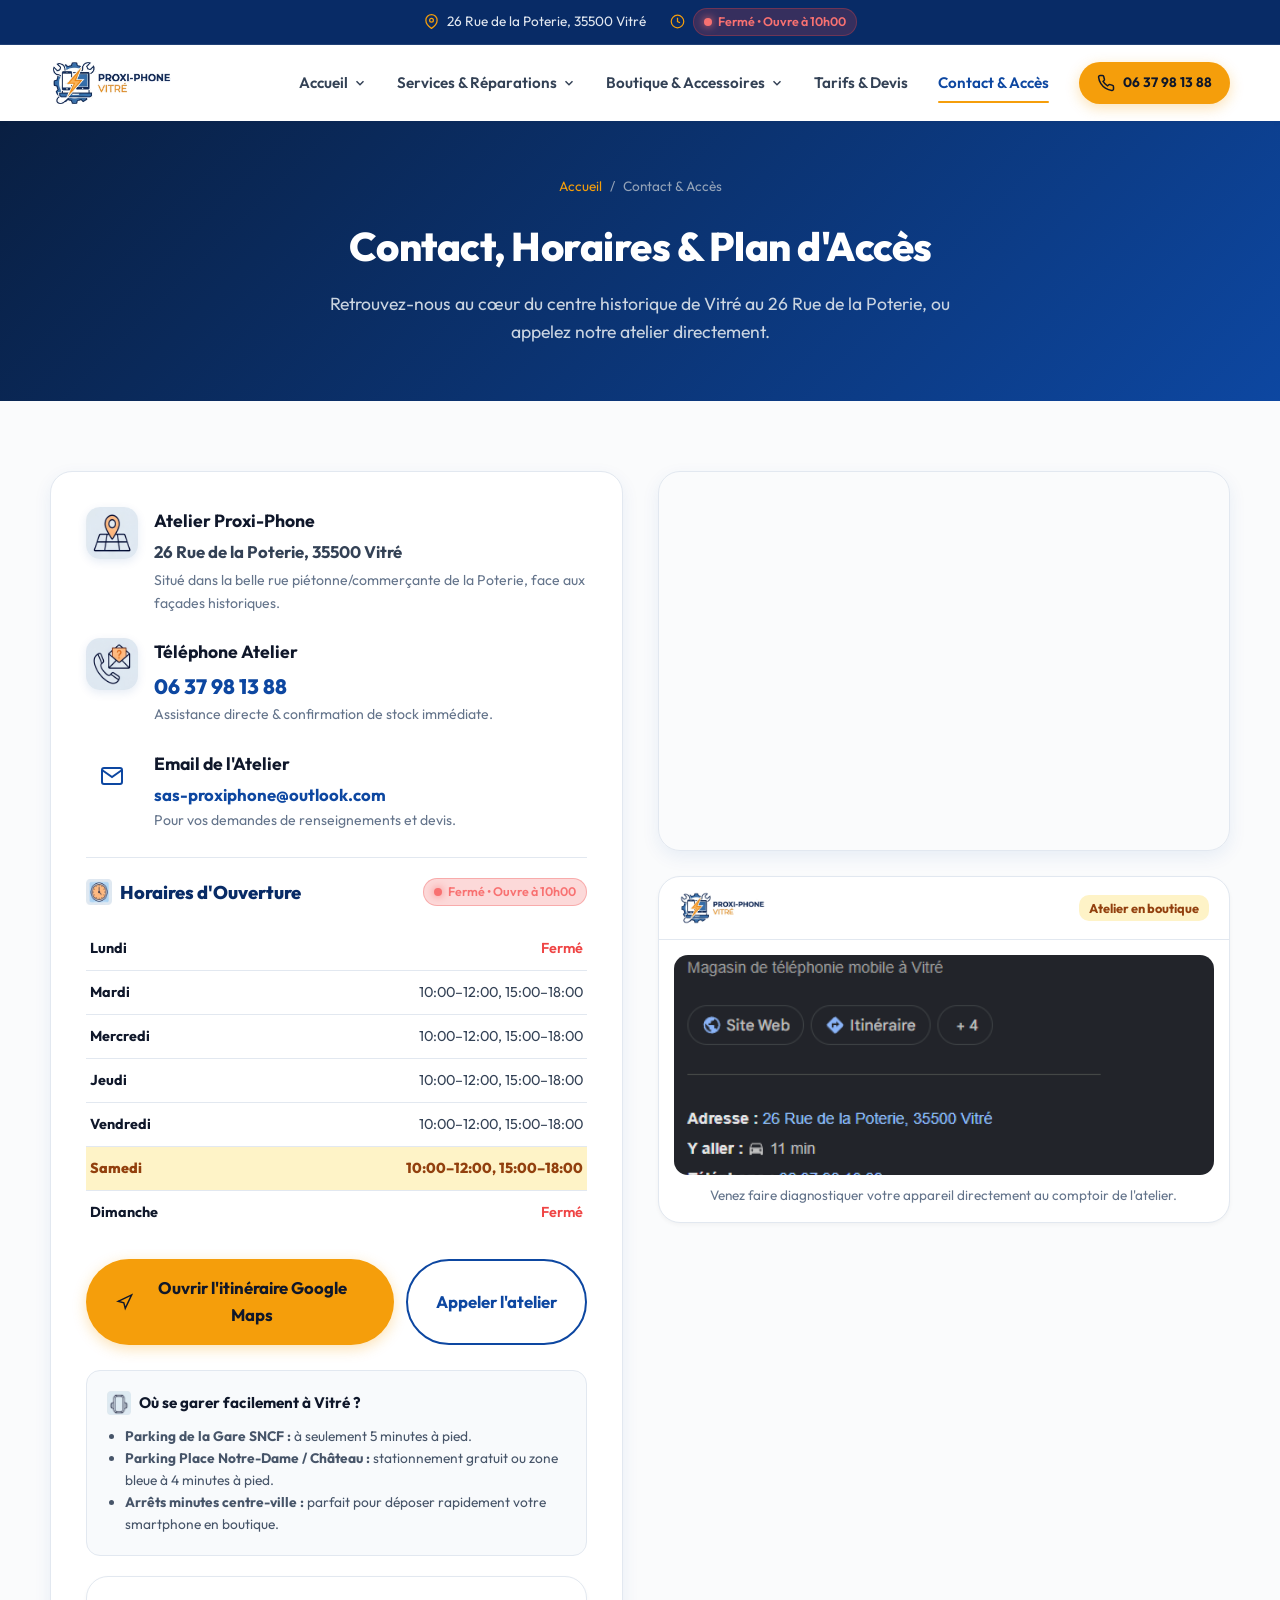
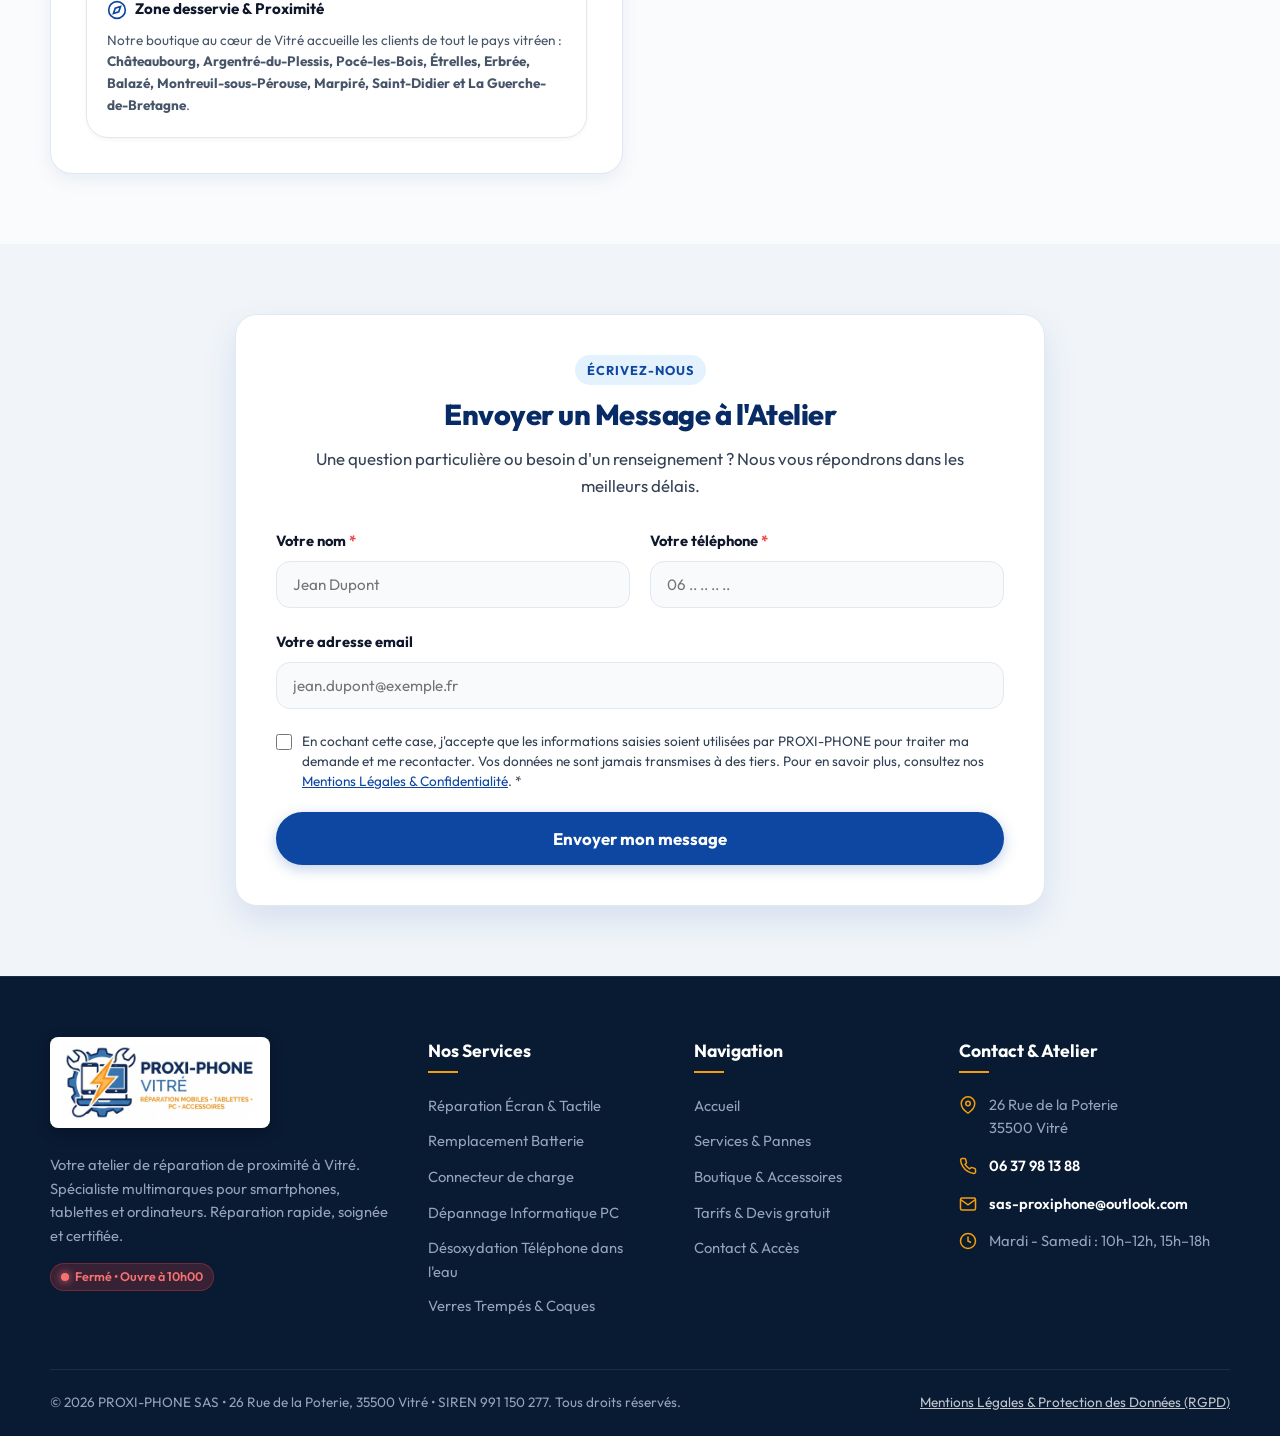
<file: contact.html>
<!DOCTYPE html>
<html lang="fr">
<head>
  <meta charset="UTF-8">
  <meta name="viewport" content="width=device-width, initial-scale=1.0">
  <title>Contact, Accès & Horaires d'Ouverture | PROXI-PHONE Vitré (35500)</title>
  <meta name="description" content="Contactez PROXI-PHONE à Vitré au 06 37 98 13 88 ou venez en magasin au 26 Rue de la Poterie (35500). Horaires d'ouverture en direct et plan d'accès. Proche Châteaubourg et Argentré.">
  <meta name="keywords" content="contact proxi phone vitré, adresse réparateur téléphone vitré, horaires proxi-phone poterie, réparateur smartphone vitré 35500, réparation téléphone châteaubourg, dépannage pc argentré du plessis">
  <link rel="canonical" href="https://proxi-phone.fr/contact.html">

  <link rel="preconnect" href="https://fonts.googleapis.com">
  <link rel="preconnect" href="https://fonts.gstatic.com" crossorigin>
  <link href="https://fonts.googleapis.com/css2?family=Outfit:wght@400;500;600;700;800;900&display=swap" rel="stylesheet">

  <link rel="stylesheet" href="assets/css/style.css">
  <link rel="icon" type="image/png" href="assets/logo/favicon.png">
  <link rel="apple-touch-icon" href="assets/logo/favicon.png">
</head>
<body>

  <!-- Top bar infos & statut dynamique -->
  <div class="topbar">
    <div class="container">
      <div class="topbar-info">
        <div class="topbar-item">
          <svg viewBox="0 0 24 24" fill="none" stroke="currentColor" stroke-width="2"><path d="M21 10c0 7-9 13-9 13s-9-6-9-13a9 9 0 0 1 18 0z"></path><circle cx="12" cy="10" r="3"></circle></svg>
          <span>26 Rue de la Poterie, 35500 Vitré</span>
        </div>
        <div class="topbar-item">
          <svg viewBox="0 0 24 24" fill="none" stroke="currentColor" stroke-width="2"><circle cx="12" cy="12" r="10"></circle><polyline points="12 6 12 12 16 14"></polyline></svg>
          <span class="status-badge closed"><span class="status-dot"></span><span>Calcul en cours...</span></span>
        </div>
      </div>
    </div>
  </div>

  <!-- Header -->
  <header class="site-header">
    <div class="container">
      <div class="header-inner">
        <a href="index.html" class="logo" title="PROXI-PHONE Vitré - Accueil">
          <img src="assets/logo/logo-compact-horizontal.png" alt="PROXI-PHONE Vitré - Réparation Mobiles & PC" class="logo-header-img" width="419" height="163" fetchpriority="high">
        </a>

        <nav class="main-nav">
          <ul class="nav-links">
            <li class="nav-item has-dropdown">
              <a href="index.html" class="nav-link">
                <span>Accueil</span>
                <svg class="dropdown-chevron" viewBox="0 0 24 24" fill="none" stroke="currentColor"><polyline points="6 9 12 15 18 9"></polyline></svg>
              </a>
              <ul class="dropdown-menu">
                <li><a href="index.html" class="dropdown-item"><svg viewBox="0 0 24 24" fill="none" stroke="currentColor" stroke-width="2"><path d="M3 9l9-7 9 7v11a2 2 0 0 1-2 2H5a2 2 0 0 1-2-2z"></path><polyline points="9 22 9 12 15 12 15 22"></polyline></svg><span>Vue d'ensemble</span></a></li>
                <li><a href="index.html#pannes-courantes" class="dropdown-item"><svg viewBox="0 0 24 24" fill="none" stroke="currentColor" stroke-width="2"><circle cx="12" cy="12" r="10"></circle><polyline points="12 6 12 12 16 14"></polyline></svg><span>Pannes les plus courantes</span></a></li>
                <li><a href="index.html#pourquoi-proxi-phone" class="dropdown-item"><svg viewBox="0 0 24 24" fill="none" stroke="currentColor" stroke-width="2"><path d="M12 22s8-4 8-10V5l-8-3-8 3v7c0 6 8 10 8 10z"></path></svg><span>Pourquoi confier votre appareil</span></a></li>
              </ul>
            </li>

            <li class="nav-item has-dropdown">
              <a href="services.html" class="nav-link">
                <span>Services & Réparations</span>
                <svg class="dropdown-chevron" viewBox="0 0 24 24" fill="none" stroke="currentColor"><polyline points="6 9 12 15 18 9"></polyline></svg>
              </a>
              <ul class="dropdown-menu">
                <li><a href="services.html" class="dropdown-item"><svg viewBox="0 0 24 24" fill="none" stroke="currentColor" stroke-width="2"><polygon points="12 2 15.09 8.26 22 9.27 17 14.14 18.18 21.02 12 17.77 5.82 21.02 7 14.14 2 9.27 8.91 8.26 12 2"></polygon></svg><span>Tous nos services</span></a></li>
                <li><a href="services.html#reparation-smartphones" class="dropdown-item"><svg viewBox="0 0 24 24" fill="none" stroke="currentColor" stroke-width="2"><rect x="5" y="2" width="14" height="20" rx="2" ry="2"></rect><line x1="12" y1="18" x2="12.01" y2="18"></line></svg><span>Réparation Smartphone</span></a></li>
                <li><a href="services.html#reparation-tablettes" class="dropdown-item"><svg viewBox="0 0 24 24" fill="none" stroke="currentColor" stroke-width="2"><rect x="4" y="2" width="16" height="20" rx="2" ry="2"></rect><line x1="12" y1="18" x2="12.01" y2="18"></line></svg><span>Réparation iPad & Tablettes Android</span></a></li>
                <li><a href="services.html#depannage-informatique" class="dropdown-item"><svg viewBox="0 0 24 24" fill="none" stroke="currentColor" stroke-width="2"><rect x="2" y="3" width="20" height="14" rx="2" ry="2"></rect><line x1="8" y1="21" x2="16" y2="21"></line><line x1="12" y1="17" x2="12.01" y2="17"></line></svg><span>Dépannage Informatique (PC & Mac)</span></a></li>
              </ul>
            </li>

            <li class="nav-item has-dropdown">
              <a href="accessoires.html" class="nav-link">
                <span>Boutique & Accessoires</span>
                <svg class="dropdown-chevron" viewBox="0 0 24 24" fill="none" stroke="currentColor"><polyline points="6 9 12 15 18 9"></polyline></svg>
              </a>
              <ul class="dropdown-menu">
                <li><a href="accessoires.html" class="dropdown-item"><svg viewBox="0 0 24 24" fill="none" stroke="currentColor" stroke-width="2"><path d="M6 2L3 6v14a2 2 0 0 0 2 2h14a2 2 0 0 0 2-2V6l-3-4z"></path><line x1="3" y1="6" x2="21" y2="6"></line><path d="M16 10a4 4 0 0 1-8 0"></path></svg><span>Boutique en magasin</span></a></li>
                <li><a href="accessoires.html#gammes-accessoires" class="dropdown-item"><svg viewBox="0 0 24 24" fill="none" stroke="currentColor" stroke-width="2"><rect x="5" y="2" width="14" height="20" rx="2" ry="2"></rect><line x1="12" y1="18" x2="12.01" y2="18"></line></svg><span>Nos gammes d'accessoires disponibles</span></a></li>
                <li><a href="accessoires.html#avantages-boutique" class="dropdown-item"><svg viewBox="0 0 24 24" fill="none" stroke="currentColor" stroke-width="2"><polygon points="12 2 15.09 8.26 22 9.27 17 14.14 18.18 21.02 12 17.77 5.82 21.02 7 14.14 2 9.27 8.91 8.26 12 2"></polygon></svg><span>L'avantage d'acheter en boutique à Vitré</span></a></li>
              </ul>
            </li>

            <li class="nav-item"><a href="devis.html" class="nav-link">Tarifs & Devis</a></li>
            <li class="nav-item"><a href="contact.html" class="nav-link active">Contact & Accès</a></li>
          </ul>

          <div class="header-cta-group">
            <a href="tel:0637981388" class="btn btn-accent btn-sm">
              <svg viewBox="0 0 24 24" fill="none" stroke="currentColor" stroke-width="2"><path d="M22 16.92v3a2 2 0 0 1-2.18 2 19.79 19.79 0 0 1-8.63-3.07 19.5 19.5 0 0 1-6-6 19.79 19.79 0 0 1-3.07-8.67A2 2 0 0 1 4.11 2h3a2 2 0 0 1 2 1.72 12.84 12.84 0 0 0 .7 2.81 2 2 0 0 1-.45 2.11L8.09 9.91a16 16 0 0 0 6 6l1.27-1.27a2 2 0 0 1 2.11-.45 12.84 12.84 0 0 0 2.81.7A2 2 0 0 1 22 16.92z"></path></svg>
              <span>06 37 98 13 88</span>
            </a>
            <button class="menu-toggle" aria-label="Menu principal">
              <svg width="24" height="24" viewBox="0 0 24 24" fill="none" stroke="currentColor" stroke-width="2"><line x1="3" y1="12" x2="21" y2="12"></line><line x1="3" y1="6" x2="21" y2="6"></line><line x1="3" y1="18" x2="21" y2="18"></line></svg>
            </button>
          </div>
        </nav>
      </div>
    </div>
  </header>

  <!-- PAGE HERO -->
  <section class="page-hero">
    <div class="container">
      <div class="breadcrumbs">
        <a href="index.html">Accueil</a>
        <span>/</span>
        <span>Contact & Accès</span>
      </div>
      <h1>Contact, Horaires & Plan d'Accès</h1>
      <p>Retrouvez-nous au cœur du centre historique de Vitré au 26 Rue de la Poterie, ou appelez notre atelier directement.</p>
    </div>
  </section>

  <!-- SECTION ACCÈS PRINCIPALE -->
  <section class="section">
    <div class="container">
      <div class="access-grid">
        
        <!-- Colonne infos & horaires -->
        <div class="access-info-card">
          <div class="access-header-item">
            <div class="access-icon">
              <img src="assets/pictogrammes/picto-site-localisation.png" alt="Atelier Proxi-Phone Vitré" loading="lazy" decoding="async">
            </div>
            <div class="access-text">
              <h4>Atelier Proxi-Phone</h4>
              <p style="font-weight:700; font-size:1.05rem;">26 Rue de la Poterie, 35500 Vitré</p>
              <p style="font-size:0.88rem; color:#64748b; margin-top:3px;">Situé dans la belle rue piétonne/commerçante de la Poterie, face aux façades historiques.</p>
            </div>
          </div>

          <div class="access-header-item">
            <div class="access-icon">
              <img src="assets/pictogrammes/picto-site-contact.png" alt="Téléphone Atelier" loading="lazy" decoding="async">
            </div>
            <div class="access-text">
              <h4>Téléphone Atelier</h4>
              <p><a href="tel:0637981388" style="color:var(--primary); font-weight:800; font-size:1.3rem;">06 37 98 13 88</a></p>
              <p style="font-size:0.88rem; color:#64748b;">Assistance directe & confirmation de stock immédiate.</p>
            </div>
          </div>

          <div class="access-header-item">
            <div class="access-icon">
              <svg width="24" height="24" viewBox="0 0 24 24" fill="none" stroke="currentColor" stroke-width="2" style="color:var(--primary);"><path d="M4 4h16c1.1 0 2 .9 2 2v12c0 1.1-.9 2-2 2H4c-1.1 0-2-.9-2-2V6c0-1.1.9-2 2-2z"></path><polyline points="22,6 12,13 2,6"></polyline></svg>
            </div>
            <div class="access-text">
              <h4>Email de l'Atelier</h4>
              <p><a href="mailto:sas-proxiphone@outlook.com" style="color:var(--primary); font-weight:700; font-size:1.05rem;">sas-proxiphone@outlook.com</a></p>
              <p style="font-size:0.88rem; color:#64748b;">Pour vos demandes de renseignements et devis.</p>
            </div>
          </div>

          <div style="margin-top:25px; padding-top:20px; border-top:1px solid var(--border);">
            <div style="display:flex; justify-content:space-between; align-items:center; margin-bottom:12px;">
              <h4 style="font-size:1.15rem; font-weight:800; color:var(--primary-dark); display:flex; align-items:center; gap:8px;">
                <img src="assets/pictogrammes/picto-site-horaires.png" alt="Horaires d'ouverture" style="width:26px; height:26px; object-fit:contain;" loading="lazy" decoding="async">
                Horaires d'Ouverture
              </h4>
              <span class="status-badge closed"><span class="status-dot"></span><span>Statut en direct</span></span>
            </div>

            <table class="hours-table">
              <tbody>
                <tr data-day="1">
                  <td class="day">Lundi</td>
                  <td class="time"><span style="color:#ef4444; font-weight:600;">Fermé</span></td>
                </tr>
                <tr data-day="2">
                  <td class="day">Mardi</td>
                  <td class="time">10:00–12:00, 15:00–18:00</td>
                </tr>
                <tr data-day="3">
                  <td class="day">Mercredi</td>
                  <td class="time">10:00–12:00, 15:00–18:00</td>
                </tr>
                <tr data-day="4">
                  <td class="day">Jeudi</td>
                  <td class="time">10:00–12:00, 15:00–18:00</td>
                </tr>
                <tr data-day="5">
                  <td class="day">Vendredi</td>
                  <td class="time">10:00–12:00, 15:00–18:00</td>
                </tr>
                <tr data-day="6">
                  <td class="day">Samedi</td>
                  <td class="time">10:00–12:00, 15:00–18:00</td>
                </tr>
                <tr data-day="0">
                  <td class="day">Dimanche</td>
                  <td class="time"><span style="color:#ef4444; font-weight:600;">Fermé</span></td>
                </tr>
              </tbody>
            </table>

            <div style="display:flex; gap:12px; flex-wrap:wrap; margin-top:25px;">
              <a href="https://maps.app.goo.gl/zs8GUhpBWP8Wrzuc7" target="_blank" rel="noopener" class="btn btn-accent btn-lg" style="flex:1;">
                <svg viewBox="0 0 24 24" fill="none" stroke="currentColor" stroke-width="2"><polygon points="3 11 22 2 13 21 11 13 3 11"></polygon></svg>
                Ouvrir l'itinéraire Google Maps
              </a>
              <a href="tel:0637981388" class="btn btn-outline btn-lg">
                Appeler l'atelier
              </a>
            </div>
          </div>

          <!-- Conseils Stationnement -->
          <div style="background:#f8fafc; border-radius:var(--radius-md); padding:20px; margin-top:25px; border:1px solid var(--border);">
            <h5 style="font-size:0.95rem; font-weight:700; color:var(--dark); margin-bottom:10px; display:flex; align-items:center; gap:8px;">
              <img src="assets/pictogrammes/picto-support-voiture.png" alt="Stationnement" style="width:24px; height:24px; object-fit:contain;" loading="lazy" decoding="async">
              Où se garer facilement à Vitré ?
            </h5>
            <ul style="font-size:0.86rem; color:#475569; line-height:1.6; list-style:disc; padding-left:18px;">
              <li><strong>Parking de la Gare SNCF :</strong> à seulement 5 minutes à pied.</li>
              <li><strong>Parking Place Notre-Dame / Château :</strong> stationnement gratuit ou zone bleue à 4 minutes à pied.</li>
              <li><strong>Arrêts minutes centre-ville :</strong> parfait pour déposer rapidement votre smartphone en boutique.</li>
            </ul>
          </div>

          <!-- Zone de rayonnement local SEO -->
          <div style="margin-top:20px; background:var(--white); border:1px solid var(--border); border-radius:var(--radius-lg); padding:20px; box-shadow:var(--shadow-sm);">
            <h5 style="font-size:0.95rem; font-weight:700; color:var(--dark); margin-bottom:8px; display:flex; align-items:center; gap:8px;">
              <svg width="20" height="20" viewBox="0 0 24 24" fill="none" stroke="currentColor" stroke-width="2" style="color:var(--primary);"><circle cx="12" cy="12" r="10"></circle><polygon points="16.24 7.76 14.12 14.12 7.76 16.24 9.88 9.88 16.24 7.76"></polygon></svg>
              Zone desservie & Proximité
            </h5>
            <p style="font-size:0.85rem; color:#475569; line-height:1.6;">
              Notre boutique au cœur de Vitré accueille les clients de tout le pays vitréen : <strong>Châteaubourg, Argentré-du-Plessis, Pocé-les-Bois, Étrelles, Erbrée, Balazé, Montreuil-sous-Pérouse, Marpiré, Saint-Didier et La Guerche-de-Bretagne</strong>.
            </p>
          </div>
        </div>

        <!-- Colonne Carte & Repère visuel -->
        <div>
          <div class="map-container" style="height:380px; min-height:380px; margin-bottom:25px;">
            <iframe 
              src="https://www.google.com/maps/embed?pb=!1m18!1m12!1m3!1d1331.4557342798163!2d-1.2127242!3d48.1240186!2m3!1f0!2f0!3f0!3m2!1i1024!2i768!4f13.1!3m3!1m2!1s0x480928efe714dc03%3A0xd3f3279106bcf160!2sPROXI-PHONE%2FR%C3%A9paration%20Mobiles%2C%20tablettes%20et%20ordinateurs.!5e0!3m2!1sfr!2sfr!4v1710000000000!5m2!1sfr!2sfr" 
              title="Localisation PROXI-PHONE Vitré"
              loading="lazy" 
              referrerpolicy="no-referrer-when-downgrade">
            </iframe>
          </div>

          <!-- Aperçu photo de la boutique -->
          <div style="background:var(--white); border-radius:var(--radius-lg); border:1px solid var(--border); overflow:hidden; box-shadow:var(--shadow-sm);">
            <div style="padding:14px 20px; border-bottom:1px solid var(--border); display:flex; justify-content:space-between; align-items:center;">
              <img src="assets/logo/logo-compact-horizontal.png" alt="PROXI-PHONE Vitré" style="height:34px; width:auto; object-fit:contain;" loading="lazy" decoding="async">
              <span style="font-size:0.8rem; background:var(--accent-light); color:#92400e; font-weight:700; padding:3px 10px; border-radius:10px;">Atelier en boutique</span>
            </div>
            <div style="padding:15px; text-align:center;">
              <img src="assets/images/store-preview.png" alt="Boutique Proxi-Phone Vitré - 26 Rue de la Poterie" style="border-radius:var(--radius-md); max-height:220px; width:100%; object-fit:cover; margin:0 auto;" loading="lazy" decoding="async">
              <p style="font-size:0.85rem; color:#64748b; margin-top:10px;">Venez faire diagnostiquer votre appareil directement au comptoir de l'atelier.</p>
            </div>
          </div>
        </div>

      </div>
    </div>
  </section>

  <!-- FORMULAIRE DE MESSAGE RAPIDE -->
  <section class="section section-bg-light">
    <div class="container" style="max-width:850px;">
      <div class="form-card">
        <div class="section-header" style="margin-bottom:30px;">
          <span class="section-tag">Écrivez-nous</span>
          <h2 class="section-title" style="font-size:1.8rem;">Envoyer un Message à l'Atelier</h2>
          <p class="section-desc">Une question particulière ou besoin d'un renseignement ? Nous vous répondrons dans les meilleurs délais.</p>
        </div>

        <div id="contactAlert" style="display:none; margin-bottom:20px;"></div>

        <form id="contactForm" method="POST" action="send-mail.php">
          <!-- Champ honeypot anti-spam caché -->
          <div style="display:none;" aria-hidden="true">
            <input type="text" name="website" tabindex="-1" autocomplete="off">
          </div>

          <div class="form-row">
            <div class="form-group">
              <label class="form-label" for="contactNom">Votre nom <span class="required">*</span></label>
              <input type="text" id="contactNom" name="nom" class="form-control" placeholder="Jean Dupont" required>
            </div>
            <div class="form-group">
              <label class="form-label" for="contactTel">Votre téléphone <span class="required">*</span></label>
              <input type="tel" id="contactTel" name="telephone" class="form-control" placeholder="06 .. .. .. .." required>
            </div>
          </div>

          <div class="form-group">
            <label class="form-label" for="contactMail">Votre adresse email</label>
            <input type="email" id="contactMail" name="email" class="form-control" placeholder="jean.dupont@exemple.fr">
          </div>

          <div class="form-group" style="margin-top:15px; margin-bottom:20px;">
            <label style="display:flex; align-items:flex-start; gap:10px; font-size:0.85rem; color:var(--dark-light); cursor:pointer; line-height:1.5;">
              <input type="checkbox" id="contactRgpd" name="rgpd" required style="margin-top:3px; accent-color:var(--primary); width:16px; height:16px; flex-shrink:0;">
              <span>En cochant cette case, j'accepte que les informations saisies soient utilisées par PROXI-PHONE pour traiter ma demande et me recontacter. Vos données ne sont jamais transmises à des tiers. Pour en savoir plus, consultez nos <a href="mentions-legales.html" target="_blank" style="color:var(--primary); text-decoration:underline;">Mentions Légales & Confidentialité</a>. <span class="required">*</span></span>
            </label>
          </div>

          <button type="submit" class="btn btn-primary btn-lg" style="width:100%;">
            Envoyer mon message
          </button>
        </form>
      </div>
    </div>
  </section>

  <!-- FOOTER -->
  <footer class="site-footer">
    <div class="container">
      <div class="footer-grid">
        <div class="footer-col">
          <a href="index.html" class="footer-logo" title="PROXI-PHONE Vitré">
            <img src="assets/logo/logo-complet-blanc-web.png" alt="PROXI-PHONE Vitré - Réparation Mobiles & PC" class="footer-logo-img" loading="lazy" decoding="async">
          </a>
          <p>
            Votre atelier de réparation de proximité à Vitré. Spécialiste multimarques pour smartphones, tablettes et ordinateurs. Réparation rapide, soignée et certifiée.
          </p>
          <div class="status-badge closed"><span class="status-dot"></span><span>Statut en direct</span></div>
        </div>

        <div class="footer-col">
          <h4>Nos Services</h4>
          <ul class="footer-links">
            <li><a href="services.html">Réparation Écran & Tactile</a></li>
            <li><a href="services.html">Remplacement Batterie</a></li>
            <li><a href="services.html">Connecteur de charge</a></li>
            <li><a href="services.html">Dépannage Informatique PC</a></li>
            <li><a href="services.html">Désoxydation Téléphone dans l'eau</a></li>
            <li><a href="accessoires.html">Verres Trempés & Coques</a></li>
          </ul>
        </div>

        <div class="footer-col">
          <h4>Navigation</h4>
          <ul class="footer-links">
            <li><a href="index.html">Accueil</a></li>
            <li><a href="services.html">Services & Pannes</a></li>
            <li><a href="accessoires.html">Boutique & Accessoires</a></li>
            <li><a href="devis.html">Tarifs & Devis gratuit</a></li>
            <li><a href="contact.html">Contact & Accès</a></li>
          </ul>
        </div>

        <div class="footer-col">
          <h4>Contact & Atelier</h4>
          <div class="footer-contact-item">
            <svg viewBox="0 0 24 24" fill="none" stroke="currentColor" stroke-width="2"><path d="M21 10c0 7-9 13-9 13s-9-6-9-13a9 9 0 0 1 18 0z"></path><circle cx="12" cy="10" r="3"></circle></svg>
            <span>26 Rue de la Poterie<br>35500 Vitré</span>
          </div>
          <div class="footer-contact-item">
            <svg viewBox="0 0 24 24" fill="none" stroke="currentColor" stroke-width="2"><path d="M22 16.92v3a2 2 0 0 1-2.18 2 19.79 19.79 0 0 1-8.63-3.07 19.5 19.5 0 0 1-6-6 19.79 19.79 0 0 1-3.07-8.67A2 2 0 0 1 4.11 2h3a2 2 0 0 1 2 1.72 12.84 12.84 0 0 0 .7 2.81 2 2 0 0 1-.45 2.11L8.09 9.91a16 16 0 0 0 6 6l1.27-1.27a2 2 0 0 1 2.11-.45 12.84 12.84 0 0 0 2.81.7A2 2 0 0 1 22 16.92z"></path></svg>
            <a href="tel:0637981388">06 37 98 13 88</a>
          </div>
          <div class="footer-contact-item">
            <svg viewBox="0 0 24 24" fill="none" stroke="currentColor" stroke-width="2"><path d="M4 4h16c1.1 0 2 .9 2 2v12c0 1.1-.9 2-2 2H4c-1.1 0-2-.9-2-2V6c0-1.1.9-2 2-2z"></path><polyline points="22,6 12,13 2,6"></polyline></svg>
            <a href="mailto:sas-proxiphone@outlook.com">sas-proxiphone@outlook.com</a>
          </div>
          <div class="footer-contact-item">
            <svg viewBox="0 0 24 24" fill="none" stroke="currentColor" stroke-width="2"><circle cx="12" cy="12" r="10"></circle><polyline points="12 6 12 12 16 14"></polyline></svg>
            <span>Mardi - Samedi : 10h–12h, 15h–18h</span>
          </div>
        </div>
      </div>

      <div class="footer-bottom">
        <div>
          &copy; 2026 PROXI-PHONE SAS • 26 Rue de la Poterie, 35500 Vitré • SIREN 991 150 277. Tous droits réservés.
        </div>
        <div class="footer-bottom-links">
          <a href="mentions-legales.html" style="color:rgba(255,255,255,0.75); text-decoration:underline;">Mentions Légales & Protection des Données (RGPD)</a>
        </div>
      </div>
    </div>
  </footer>

  <button class="scroll-top-btn" aria-label="Remonter en haut de page">
    <svg width="22" height="22" viewBox="0 0 24 24" fill="none" stroke="currentColor" stroke-width="2.5"><polyline points="18 15 12 9 6 15"></polyline></svg>
  </button>

  <div class="mobile-sticky-bar">
    <div class="mobile-sticky-inner">
      <a href="tel:0637981388" class="btn btn-accent btn-sm">
        <svg viewBox="0 0 24 24" fill="none" stroke="currentColor" stroke-width="2"><path d="M22 16.92v3a2 2 0 0 1-2.18 2 19.79 19.79 0 0 1-8.63-3.07 19.5 19.5 0 0 1-6-6 19.79 19.79 0 0 1-3.07-8.67A2 2 0 0 1 4.11 2h3a2 2 0 0 1 2 1.72 12.84 12.84 0 0 0 .7 2.81 2 2 0 0 1-.45 2.11L8.09 9.91a16 16 0 0 0 6 6l1.27-1.27a2 2 0 0 1 2.11-.45 12.84 12.84 0 0 0 2.81.7A2 2 0 0 1 22 16.92z"></path></svg>
        Appeler l'atelier
      </a>
      <a href="https://maps.app.goo.gl/zs8GUhpBWP8Wrzuc7" target="_blank" rel="noopener" class="btn btn-primary btn-sm">
        <svg viewBox="0 0 24 24" fill="none" stroke="currentColor" stroke-width="2"><polygon points="3 11 22 2 13 21 11 13 3 11"></polygon></svg>
        Itinéraire
      </a>
    </div>
  </div>

  <script src="assets/js/main.js" defer></script>
</body>
</html>
</file>
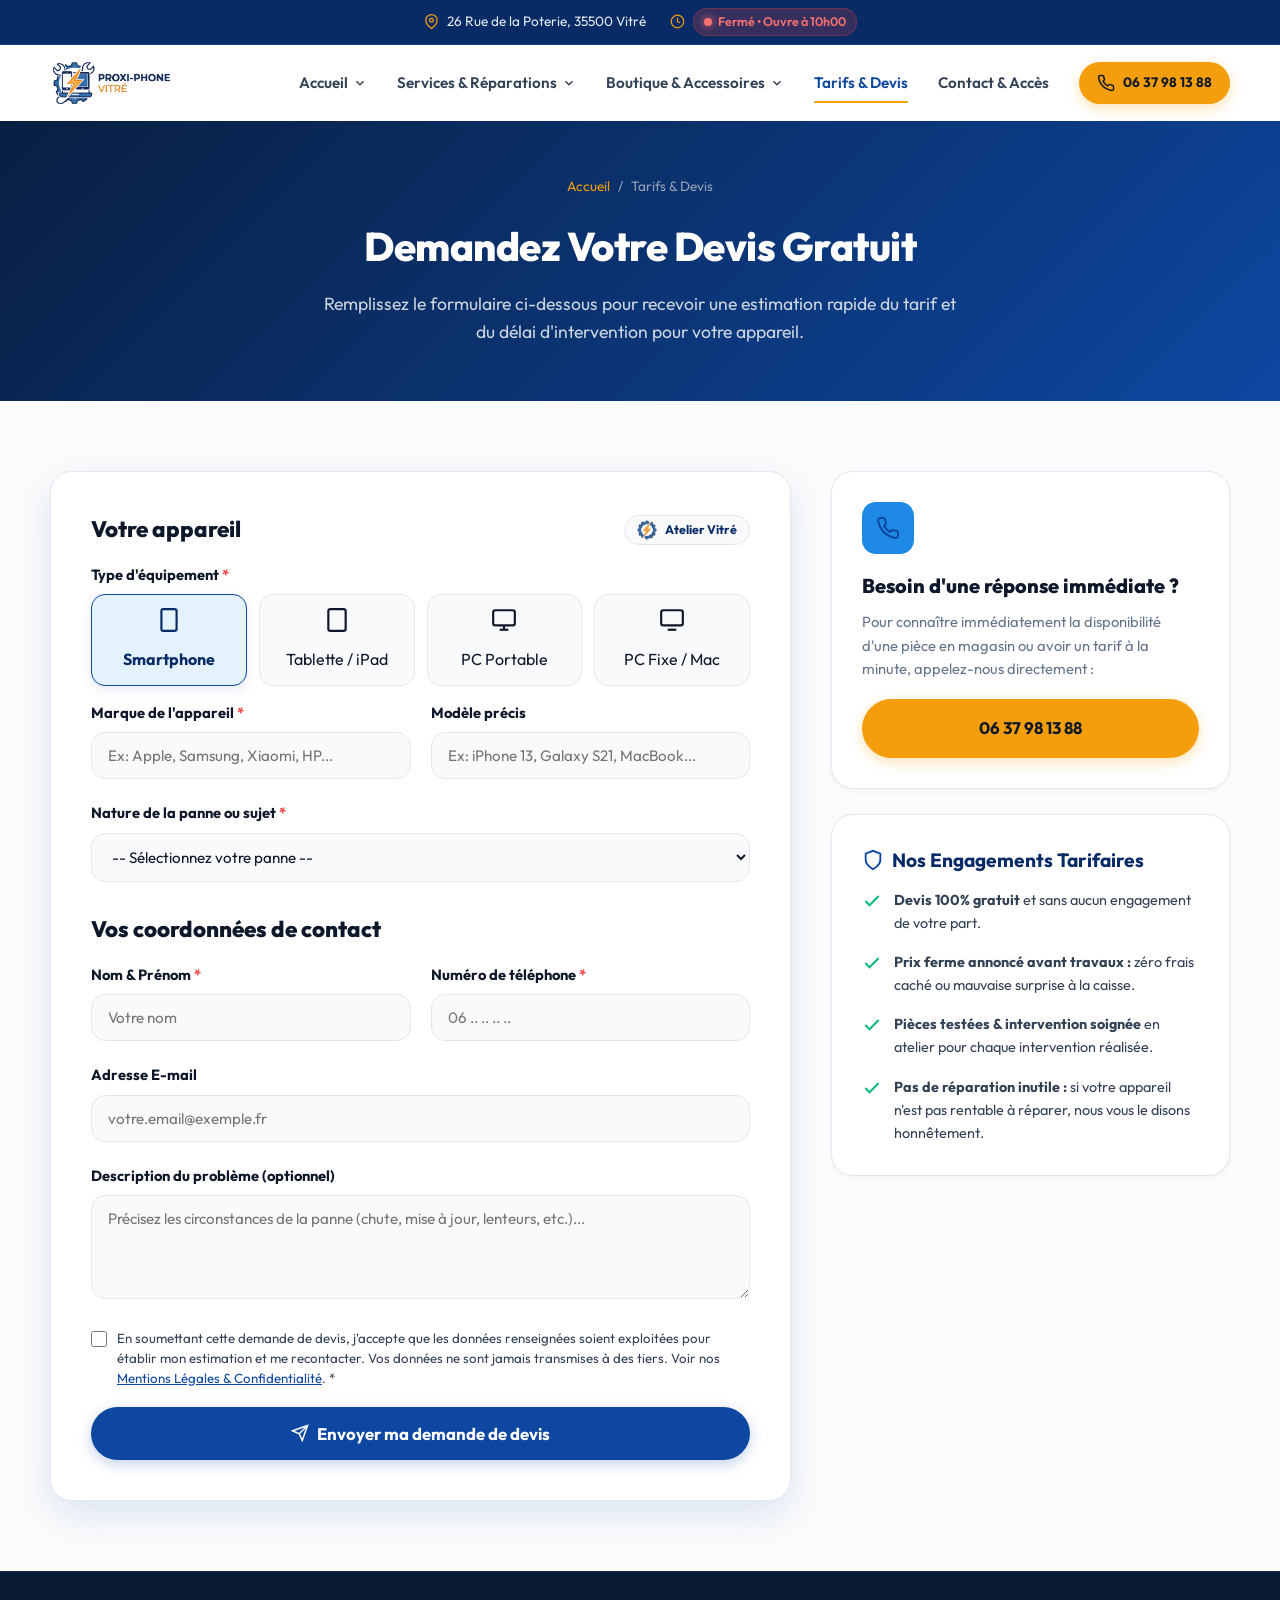
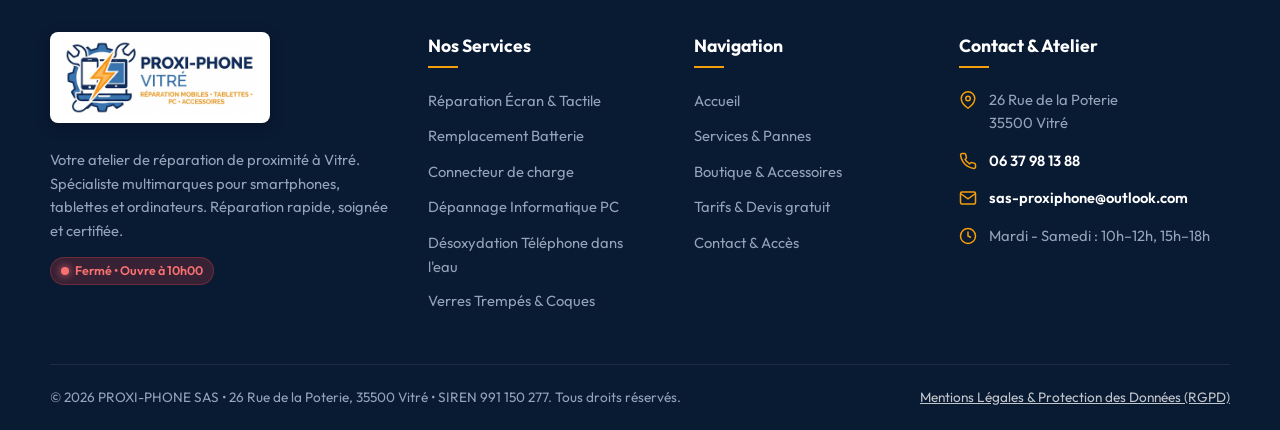
<file: devis.html>
<!DOCTYPE html>
<html lang="fr">
<head>
  <meta charset="UTF-8">
  <meta name="viewport" content="width=device-width, initial-scale=1.0">
  <title>Demande de Devis Gratuit Réparation Téléphone & PC | PROXI-PHONE Vitré (35500)</title>
  <meta name="description" content="Demandez votre devis gratuit pour la réparation de votre smartphone, tablette ou ordinateur à Vitré. Réponse rapide sans engagement ou par téléphone au 06 37 98 13 88. Proximité Châteaubourg, Argentré.">
  <meta name="keywords" content="devis réparation téléphone vitré, tarif changement écran vitré, prix réparation iphone vitré, devis dépannage pc 35500, devis reparation smartphone chateaubourg">
  <link rel="canonical" href="https://proxi-phone.fr/devis.html">

  <link rel="preconnect" href="https://fonts.googleapis.com">
  <link rel="preconnect" href="https://fonts.gstatic.com" crossorigin>
  <link href="https://fonts.googleapis.com/css2?family=Outfit:wght@400;500;600;700;800;900&display=swap" rel="stylesheet">

  <link rel="stylesheet" href="assets/css/style.css">
  <link rel="icon" type="image/png" href="assets/logo/favicon.png">
  <link rel="apple-touch-icon" href="assets/logo/favicon.png">
</head>
<body>

  <!-- Top bar infos & statut dynamique -->
  <div class="topbar">
    <div class="container">
      <div class="topbar-info">
        <div class="topbar-item">
          <svg viewBox="0 0 24 24" fill="none" stroke="currentColor" stroke-width="2"><path d="M21 10c0 7-9 13-9 13s-9-6-9-13a9 9 0 0 1 18 0z"></path><circle cx="12" cy="10" r="3"></circle></svg>
          <span>26 Rue de la Poterie, 35500 Vitré</span>
        </div>
        <div class="topbar-item">
          <svg viewBox="0 0 24 24" fill="none" stroke="currentColor" stroke-width="2"><circle cx="12" cy="12" r="10"></circle><polyline points="12 6 12 12 16 14"></polyline></svg>
          <span class="status-badge closed"><span class="status-dot"></span><span>Calcul en cours...</span></span>
        </div>
      </div>
    </div>
  </div>

  <!-- Header -->
  <header class="site-header">
    <div class="container">
      <div class="header-inner">
        <a href="index.html" class="logo" title="PROXI-PHONE Vitré - Accueil">
          <img src="assets/logo/logo-compact-horizontal.png" alt="PROXI-PHONE Vitré - Réparation Mobiles & PC" class="logo-header-img" width="419" height="163" fetchpriority="high">
        </a>

        <nav class="main-nav">
          <ul class="nav-links">
            <li class="nav-item has-dropdown">
              <a href="index.html" class="nav-link">
                <span>Accueil</span>
                <svg class="dropdown-chevron" viewBox="0 0 24 24" fill="none" stroke="currentColor"><polyline points="6 9 12 15 18 9"></polyline></svg>
              </a>
              <ul class="dropdown-menu">
                <li><a href="index.html" class="dropdown-item"><svg viewBox="0 0 24 24" fill="none" stroke="currentColor" stroke-width="2"><path d="M3 9l9-7 9 7v11a2 2 0 0 1-2 2H5a2 2 0 0 1-2-2z"></path><polyline points="9 22 9 12 15 12 15 22"></polyline></svg><span>Vue d'ensemble</span></a></li>
                <li><a href="index.html#pannes-courantes" class="dropdown-item"><svg viewBox="0 0 24 24" fill="none" stroke="currentColor" stroke-width="2"><circle cx="12" cy="12" r="10"></circle><polyline points="12 6 12 12 16 14"></polyline></svg><span>Pannes les plus courantes</span></a></li>
                <li><a href="index.html#pourquoi-proxi-phone" class="dropdown-item"><svg viewBox="0 0 24 24" fill="none" stroke="currentColor" stroke-width="2"><path d="M12 22s8-4 8-10V5l-8-3-8 3v7c0 6 8 10 8 10z"></path></svg><span>Pourquoi confier votre appareil</span></a></li>
              </ul>
            </li>

            <li class="nav-item has-dropdown">
              <a href="services.html" class="nav-link">
                <span>Services & Réparations</span>
                <svg class="dropdown-chevron" viewBox="0 0 24 24" fill="none" stroke="currentColor"><polyline points="6 9 12 15 18 9"></polyline></svg>
              </a>
              <ul class="dropdown-menu">
                <li><a href="services.html" class="dropdown-item"><svg viewBox="0 0 24 24" fill="none" stroke="currentColor" stroke-width="2"><polygon points="12 2 15.09 8.26 22 9.27 17 14.14 18.18 21.02 12 17.77 5.82 21.02 7 14.14 2 9.27 8.91 8.26 12 2"></polygon></svg><span>Tous nos services</span></a></li>
                <li><a href="services.html#reparation-smartphones" class="dropdown-item"><svg viewBox="0 0 24 24" fill="none" stroke="currentColor" stroke-width="2"><rect x="5" y="2" width="14" height="20" rx="2" ry="2"></rect><line x1="12" y1="18" x2="12.01" y2="18"></line></svg><span>Réparation Smartphone</span></a></li>
                <li><a href="services.html#reparation-tablettes" class="dropdown-item"><svg viewBox="0 0 24 24" fill="none" stroke="currentColor" stroke-width="2"><rect x="4" y="2" width="16" height="20" rx="2" ry="2"></rect><line x1="12" y1="18" x2="12.01" y2="18"></line></svg><span>Réparation iPad & Tablettes Android</span></a></li>
                <li><a href="services.html#depannage-informatique" class="dropdown-item"><svg viewBox="0 0 24 24" fill="none" stroke="currentColor" stroke-width="2"><rect x="2" y="3" width="20" height="14" rx="2" ry="2"></rect><line x1="8" y1="21" x2="16" y2="21"></line><line x1="12" y1="17" x2="12" y2="21"></line></svg><span>Dépannage Informatique (PC & Mac)</span></a></li>
              </ul>
            </li>

            <li class="nav-item has-dropdown">
              <a href="accessoires.html" class="nav-link">
                <span>Boutique & Accessoires</span>
                <svg class="dropdown-chevron" viewBox="0 0 24 24" fill="none" stroke="currentColor"><polyline points="6 9 12 15 18 9"></polyline></svg>
              </a>
              <ul class="dropdown-menu">
                <li><a href="accessoires.html" class="dropdown-item"><svg viewBox="0 0 24 24" fill="none" stroke="currentColor" stroke-width="2"><path d="M6 2L3 6v14a2 2 0 0 0 2 2h14a2 2 0 0 0 2-2V6l-3-4z"></path><line x1="3" y1="6" x2="21" y2="6"></line><path d="M16 10a4 4 0 0 1-8 0"></path></svg><span>Boutique en magasin</span></a></li>
                <li><a href="accessoires.html#gammes-accessoires" class="dropdown-item"><svg viewBox="0 0 24 24" fill="none" stroke="currentColor" stroke-width="2"><rect x="5" y="2" width="14" height="20" rx="2" ry="2"></rect><line x1="12" y1="18" x2="12.01" y2="18"></line></svg><span>Nos gammes d'accessoires disponibles</span></a></li>
                <li><a href="accessoires.html#avantages-boutique" class="dropdown-item"><svg viewBox="0 0 24 24" fill="none" stroke="currentColor" stroke-width="2"><polygon points="12 2 15.09 8.26 22 9.27 17 14.14 18.18 21.02 12 17.77 5.82 21.02 7 14.14 2 9.27 8.91 8.26 12 2"></polygon></svg><span>L'avantage d'acheter en boutique à Vitré</span></a></li>
              </ul>
            </li>

            <li class="nav-item"><a href="devis.html" class="nav-link active">Tarifs & Devis</a></li>
            <li class="nav-item"><a href="contact.html" class="nav-link">Contact & Accès</a></li>
          </ul>

          <div class="header-cta-group">
            <a href="tel:0637981388" class="btn btn-accent btn-sm">
              <svg viewBox="0 0 24 24" fill="none" stroke="currentColor" stroke-width="2"><path d="M22 16.92v3a2 2 0 0 1-2.18 2 19.79 19.79 0 0 1-8.63-3.07 19.5 19.5 0 0 1-6-6 19.79 19.79 0 0 1-3.07-8.67A2 2 0 0 1 4.11 2h3a2 2 0 0 1 2 1.72 12.84 12.84 0 0 0 .7 2.81 2 2 0 0 1-.45 2.11L8.09 9.91a16 16 0 0 0 6 6l1.27-1.27a2 2 0 0 1 2.11-.45 12.84 12.84 0 0 0 2.81.7A2 2 0 0 1 22 16.92z"></path></svg>
              <span>06 37 98 13 88</span>
            </a>
            <button class="menu-toggle" aria-label="Menu principal">
              <svg width="24" height="24" viewBox="0 0 24 24" fill="none" stroke="currentColor" stroke-width="2"><line x1="3" y1="12" x2="21" y2="12"></line><line x1="3" y1="6" x2="21" y2="6"></line><line x1="3" y1="18" x2="21" y2="18"></line></svg>
            </button>
          </div>
        </nav>
      </div>
    </div>
  </header>

  <!-- PAGE HERO -->
  <section class="page-hero">
    <div class="container">
      <div class="breadcrumbs">
        <a href="index.html">Accueil</a>
        <span>/</span>
        <span>Tarifs & Devis</span>
      </div>
      <h1>Demandez Votre Devis Gratuit</h1>
      <p>Remplissez le formulaire ci-dessous pour recevoir une estimation rapide du tarif et du délai d'intervention pour votre appareil.</p>
    </div>
  </section>

  <!-- FORMULAIRE & INFORMATIONS -->
  <section class="section">
    <div class="container">
      <div class="devis-grid">
        
        <!-- Formulaire -->
        <div class="form-card">
          <div id="formSuccess" class="form-success-alert"></div>

          <form id="devisForm">
            <div style="display:flex; justify-content:space-between; align-items:center; margin-bottom:15px; flex-wrap:wrap; gap:10px;">
              <h3 style="font-size:1.4rem; font-weight:800; color:var(--dark); margin:0;">Votre appareil</h3>
              <div style="display:flex; align-items:center; gap:8px; background:#f8fafc; padding:4px 12px; border-radius:var(--radius-full); border:1px solid var(--border);">
                <img src="assets/logo/logo-icone-engrenage.png" alt="Proxi-Phone" style="width:20px; height:20px; object-fit:contain;" loading="lazy" decoding="async">
                <span style="font-size:0.78rem; font-weight:700; color:var(--primary-dark);">Atelier Vitré</span>
              </div>
            </div>
            
            <label class="form-label">Type d'équipement <span class="required">*</span></label>
            <input type="hidden" id="selectedDevice" value="Smartphone">
            <div class="device-picker-grid">
              <div class="device-picker-item selected" data-device="Smartphone">
                <svg viewBox="0 0 24 24" fill="none" stroke="currentColor" stroke-width="2"><rect x="5" y="2" width="14" height="20" rx="2" ry="2"></rect><line x1="12" y1="18" x2="12.01" y2="18"></line></svg>
                <div>Smartphone</div>
              </div>
              <div class="device-picker-item" data-device="Tablette">
                <svg viewBox="0 0 24 24" fill="none" stroke="currentColor" stroke-width="2"><rect x="4" y="2" width="16" height="20" rx="2" ry="2"></rect><line x1="12" y1="18" x2="12.01" y2="18"></line></svg>
                <div>Tablette / iPad</div>
              </div>
              <div class="device-picker-item" data-device="PC Portable">
                <svg viewBox="0 0 24 24" fill="none" stroke="currentColor" stroke-width="2"><rect x="2" y="3" width="20" height="14" rx="2" ry="2"></rect><line x1="8" y1="21" x2="16" y2="21"></line><line x1="12" y1="17" x2="12" y2="21"></line></svg>
                <div>PC Portable</div>
              </div>
              <div class="device-picker-item" data-device="Ordinateur Fixe / Mac">
                <svg viewBox="0 0 24 24" fill="none" stroke="currentColor" stroke-width="2"><rect x="2" y="3" width="20" height="14" rx="2" ry="2"></rect><line x1="8" y1="21" x2="16" y2="21"></line></svg>
                <div>PC Fixe / Mac</div>
              </div>
            </div>

            <div class="form-row">
              <div class="form-group">
                <label class="form-label" for="marque">Marque de l'appareil <span class="required">*</span></label>
                <input type="text" id="marque" name="marque" class="form-control" placeholder="Ex: Apple, Samsung, Xiaomi, HP..." required>
              </div>
              <div class="form-group">
                <label class="form-label" for="modele">Modèle précis</label>
                <input type="text" id="modele" name="modele" class="form-control" placeholder="Ex: iPhone 13, Galaxy S21, MacBook...">
              </div>
            </div>

            <div class="form-group">
              <label class="form-label" for="panne">Nature de la panne ou sujet <span class="required">*</span></label>
              <select id="panne" name="panne" class="form-control" required>
                <option value="">-- Sélectionnez votre panne --</option>
                <option value="Écran cassé ou problème tactile">Écran fissuré / tactile qui ne répond plus</option>
                <option value="Batterie faible / extinction brusque">Batterie fatiguée / se décharge rapidement</option>
                <option value="Connecteur de charge / faux contact">Ne charge plus / problème de port de charge</option>
                <option value="Appareil tombé dans l'eau">Appareil tombé dans l'eau (oxydation)</option>
                <option value="Appareil photo / Son / Bouton">Caméra, micro, haut-parleur ou bouton</option>
                <option value="PC lent / Changement disque SSD">Ordinateur très lent / Passage au SSD</option>
                <option value="Problème Windows / Virus / Écran bleu">Dépannage système / Virus / Démarrage impossible</option>
                <option value="Autre demande">Autre type de panne ou accessoire</option>
              </select>
            </div>

            <h3 style="font-size:1.4rem; font-weight:800; margin:30px 0 15px; color:var(--dark);">Vos coordonnées de contact</h3>

            <div class="form-row">
              <div class="form-group">
                <label class="form-label" for="nom">Nom & Prénom <span class="required">*</span></label>
                <input type="text" id="nom" name="nom" class="form-control" placeholder="Votre nom" required>
              </div>
              <div class="form-group">
                <label class="form-label" for="telephone">Numéro de téléphone <span class="required">*</span></label>
                <input type="tel" id="telephone" name="telephone" class="form-control" placeholder="06 .. .. .. .." required>
              </div>
            </div>

            <div class="form-group">
              <label class="form-label" for="email">Adresse E-mail</label>
              <input type="email" id="email" name="email" class="form-control" placeholder="votre.email@exemple.fr">
            </div>

            <div class="form-group">
              <label class="form-label" for="message">Description du problème (optionnel)</label>
              <textarea id="message" name="message" class="form-control" rows="4" placeholder="Précisez les circonstances de la panne (chute, mise à jour, lenteurs, etc.)..."></textarea>
            </div>

            <div class="form-group" style="margin-top:15px; margin-bottom:18px;">
              <label style="display:flex; align-items:flex-start; gap:10px; font-size:0.83rem; color:var(--dark-light); cursor:pointer; line-height:1.5;">
                <input type="checkbox" id="devisRgpd" name="rgpd" required style="margin-top:2px; accent-color:var(--primary); width:16px; height:16px; flex-shrink:0;">
                <span>En soumettant cette demande de devis, j'accepte que les données renseignées soient exploitées pour établir mon estimation et me recontacter. Vos données ne sont jamais transmises à des tiers. Voir nos <a href="mentions-legales.html" target="_blank" style="color:var(--primary); text-decoration:underline;">Mentions Légales & Confidentialité</a>. <span class="required">*</span></span>
              </label>
            </div>

            <button type="submit" class="btn btn-primary btn-lg" style="width:100%;">
              <svg viewBox="0 0 24 24" fill="none" stroke="currentColor" stroke-width="2"><line x1="22" y1="2" x2="11" y2="13"></line><polygon points="22 2 15 22 11 13 2 9 22 2"></polygon></svg>
              Envoyer ma demande de devis
            </button>
          </form>
        </div>

        <!-- Encart informatif & appel direct -->
        <div>
          <div class="devis-sidebar-card">
            <div style="width:52px; height:52px; background:var(--primary-light); border-radius:var(--radius-md); display:flex; align-items:center; justify-content:center; color:var(--primary); margin-bottom:16px;">
              <svg width="24" height="24" viewBox="0 0 24 24" fill="none" stroke="currentColor" stroke-width="2"><path d="M22 16.92v3a2 2 0 0 1-2.18 2 19.79 19.79 0 0 1-8.63-3.07 19.5 19.5 0 0 1-6-6 19.79 19.79 0 0 1-3.07-8.67A2 2 0 0 1 4.11 2h3a2 2 0 0 1 2 1.72 12.84 12.84 0 0 0 .7 2.81 2 2 0 0 1-.45 2.11L8.09 9.91a16 16 0 0 0 6 6l1.27-1.27a2 2 0 0 1 2.11-.45 12.84 12.84 0 0 0 2.81.7A2 2 0 0 1 22 16.92z"></path></svg>
            </div>
            <h3 style="font-size:1.25rem; font-weight:800; color:var(--dark); margin-bottom:8px;">Besoin d'une réponse immédiate ?</h3>
            <p style="font-size:0.92rem; color:var(--gray); margin-bottom:18px;">Pour connaître immédiatement la disponibilité d'une pièce en magasin ou avoir un tarif à la minute, appelez-nous directement :</p>
            <a href="tel:0637981388" class="btn btn-accent btn-lg" style="width:100%;">
              06 37 98 13 88
            </a>
          </div>

          <div class="devis-sidebar-card">
            <h3 style="font-size:1.2rem; font-weight:700; color:var(--primary-dark); margin-bottom:14px; display:flex; align-items:center; gap:8px;">
              <svg width="22" height="22" viewBox="0 0 24 24" fill="none" stroke="currentColor" stroke-width="2" style="color:var(--primary);"><path d="M12 22s8-4 8-10V5l-8-3-8 3v7c0 6 8 10 8 10z"></path></svg>
              Nos Engagements Tarifaires
            </h3>
            
            <div style="display:flex; flex-direction:column; gap:16px;">
              <div style="display:flex; gap:12px; align-items:flex-start;">
                <svg style="width:20px; height:20px; color:#10b981; flex-shrink:0; margin-top:2px;" viewBox="0 0 24 24" fill="none" stroke="currentColor" stroke-width="2.5"><polyline points="20 6 9 17 4 12"></polyline></svg>
                <div style="font-size:0.9rem; color:var(--dark-light);"><strong>Devis 100% gratuit</strong> et sans aucun engagement de votre part.</div>
              </div>

              <div style="display:flex; gap:12px; align-items:flex-start;">
                <svg style="width:20px; height:20px; color:#10b981; flex-shrink:0; margin-top:2px;" viewBox="0 0 24 24" fill="none" stroke="currentColor" stroke-width="2.5"><polyline points="20 6 9 17 4 12"></polyline></svg>
                <div style="font-size:0.9rem; color:var(--dark-light);"><strong>Prix ferme annoncé avant travaux :</strong> zéro frais caché ou mauvaise surprise à la caisse.</div>
              </div>

              <div style="display:flex; gap:12px; align-items:flex-start;">
                <svg style="width:20px; height:20px; color:#10b981; flex-shrink:0; margin-top:2px;" viewBox="0 0 24 24" fill="none" stroke="currentColor" stroke-width="2.5"><polyline points="20 6 9 17 4 12"></polyline></svg>
                <div style="font-size:0.9rem; color:var(--dark-light);"><strong>Pièces testées & intervention soignée</strong> en atelier pour chaque intervention réalisée.</div>
              </div>

              <div style="display:flex; gap:12px; align-items:flex-start;">
                <svg style="width:20px; height:20px; color:#10b981; flex-shrink:0; margin-top:2px;" viewBox="0 0 24 24" fill="none" stroke="currentColor" stroke-width="2.5"><polyline points="20 6 9 17 4 12"></polyline></svg>
                <div style="font-size:0.9rem; color:var(--dark-light);"><strong>Pas de réparation inutile :</strong> si votre appareil n'est pas rentable à réparer, nous vous le disons honnêtement.</div>
              </div>
            </div>
          </div>
        </div>

      </div>
    </div>
  </section>

  <!-- FOOTER -->
  <footer class="site-footer">
    <div class="container">
      <div class="footer-grid">
        <div class="footer-col">
          <a href="index.html" class="footer-logo" title="PROXI-PHONE Vitré">
            <img src="assets/logo/logo-complet-blanc-web.png" alt="PROXI-PHONE Vitré - Réparation Mobiles & PC" class="footer-logo-img" loading="lazy" decoding="async">
          </a>
          <p>
            Votre atelier de réparation de proximité à Vitré. Spécialiste multimarques pour smartphones, tablettes et ordinateurs. Réparation rapide, soignée et certifiée.
          </p>
          <div class="status-badge closed"><span class="status-dot"></span><span>Statut en direct</span></div>
        </div>

        <div class="footer-col">
          <h4>Nos Services</h4>
          <ul class="footer-links">
            <li><a href="services.html">Réparation Écran & Tactile</a></li>
            <li><a href="services.html">Remplacement Batterie</a></li>
            <li><a href="services.html">Connecteur de charge</a></li>
            <li><a href="services.html">Dépannage Informatique PC</a></li>
            <li><a href="services.html">Désoxydation Téléphone dans l'eau</a></li>
            <li><a href="accessoires.html">Verres Trempés & Coques</a></li>
          </ul>
        </div>

        <div class="footer-col">
          <h4>Navigation</h4>
          <ul class="footer-links">
            <li><a href="index.html">Accueil</a></li>
            <li><a href="services.html">Services & Pannes</a></li>
            <li><a href="accessoires.html">Boutique & Accessoires</a></li>
            <li><a href="devis.html">Tarifs & Devis gratuit</a></li>
            <li><a href="contact.html">Contact & Accès</a></li>
          </ul>
        </div>

        <div class="footer-col">
          <h4>Contact & Atelier</h4>
          <div class="footer-contact-item">
            <svg viewBox="0 0 24 24" fill="none" stroke="currentColor" stroke-width="2"><path d="M21 10c0 7-9 13-9 13s-9-6-9-13a9 9 0 0 1 18 0z"></path><circle cx="12" cy="10" r="3"></circle></svg>
            <span>26 Rue de la Poterie<br>35500 Vitré</span>
          </div>
          <div class="footer-contact-item">
            <svg viewBox="0 0 24 24" fill="none" stroke="currentColor" stroke-width="2"><path d="M22 16.92v3a2 2 0 0 1-2.18 2 19.79 19.79 0 0 1-8.63-3.07 19.5 19.5 0 0 1-6-6 19.79 19.79 0 0 1-3.07-8.67A2 2 0 0 1 4.11 2h3a2 2 0 0 1 2 1.72 12.84 12.84 0 0 0 .7 2.81 2 2 0 0 1-.45 2.11L8.09 9.91a16 16 0 0 0 6 6l1.27-1.27a2 2 0 0 1 2.11-.45 12.84 12.84 0 0 0 2.81.7A2 2 0 0 1 22 16.92z"></path></svg>
            <a href="tel:0637981388">06 37 98 13 88</a>
          </div>
          <div class="footer-contact-item">
            <svg viewBox="0 0 24 24" fill="none" stroke="currentColor" stroke-width="2"><path d="M4 4h16c1.1 0 2 .9 2 2v12c0 1.1-.9 2-2 2H4c-1.1 0-2-.9-2-2V6c0-1.1.9-2 2-2z"></path><polyline points="22,6 12,13 2,6"></polyline></svg>
            <a href="mailto:sas-proxiphone@outlook.com">sas-proxiphone@outlook.com</a>
          </div>
          <div class="footer-contact-item">
            <svg viewBox="0 0 24 24" fill="none" stroke="currentColor" stroke-width="2"><circle cx="12" cy="12" r="10"></circle><polyline points="12 6 12 12 16 14"></polyline></svg>
            <span>Mardi - Samedi : 10h–12h, 15h–18h</span>
          </div>
        </div>
      </div>

      <div class="footer-bottom">
        <div>
          &copy; 2026 PROXI-PHONE SAS • 26 Rue de la Poterie, 35500 Vitré • SIREN 991 150 277. Tous droits réservés.
        </div>
        <div class="footer-bottom-links">
          <a href="mentions-legales.html" style="color:rgba(255,255,255,0.75); text-decoration:underline;">Mentions Légales & Protection des Données (RGPD)</a>
        </div>
      </div>
    </div>
  </footer>

  <button class="scroll-top-btn" aria-label="Remonter en haut de page">
    <svg width="22" height="22" viewBox="0 0 24 24" fill="none" stroke="currentColor" stroke-width="2.5"><polyline points="18 15 12 9 6 15"></polyline></svg>
  </button>

  <div class="mobile-sticky-bar">
    <div class="mobile-sticky-inner">
      <a href="tel:0637981388" class="btn btn-accent btn-sm">
        <svg viewBox="0 0 24 24" fill="none" stroke="currentColor" stroke-width="2"><path d="M22 16.92v3a2 2 0 0 1-2.18 2 19.79 19.79 0 0 1-8.63-3.07 19.5 19.5 0 0 1-6-6 19.79 19.79 0 0 1-3.07-8.67A2 2 0 0 1 4.11 2h3a2 2 0 0 1 2 1.72 12.84 12.84 0 0 0 .7 2.81 2 2 0 0 1-.45 2.11L8.09 9.91a16 16 0 0 0 6 6l1.27-1.27a2 2 0 0 1 2.11-.45 12.84 12.84 0 0 0 2.81.7A2 2 0 0 1 22 16.92z"></path></svg>
        Appeler l'atelier
      </a>
      <a href="https://maps.app.goo.gl/zs8GUhpBWP8Wrzuc7" target="_blank" rel="noopener" class="btn btn-primary btn-sm">
        <svg viewBox="0 0 24 24" fill="none" stroke="currentColor" stroke-width="2"><polygon points="3 11 22 2 13 21 11 13 3 11"></polygon></svg>
        Itinéraire
      </a>
    </div>
  </div>

  <script src="assets/js/main.js" defer></script>
</body>
</html>
</file>
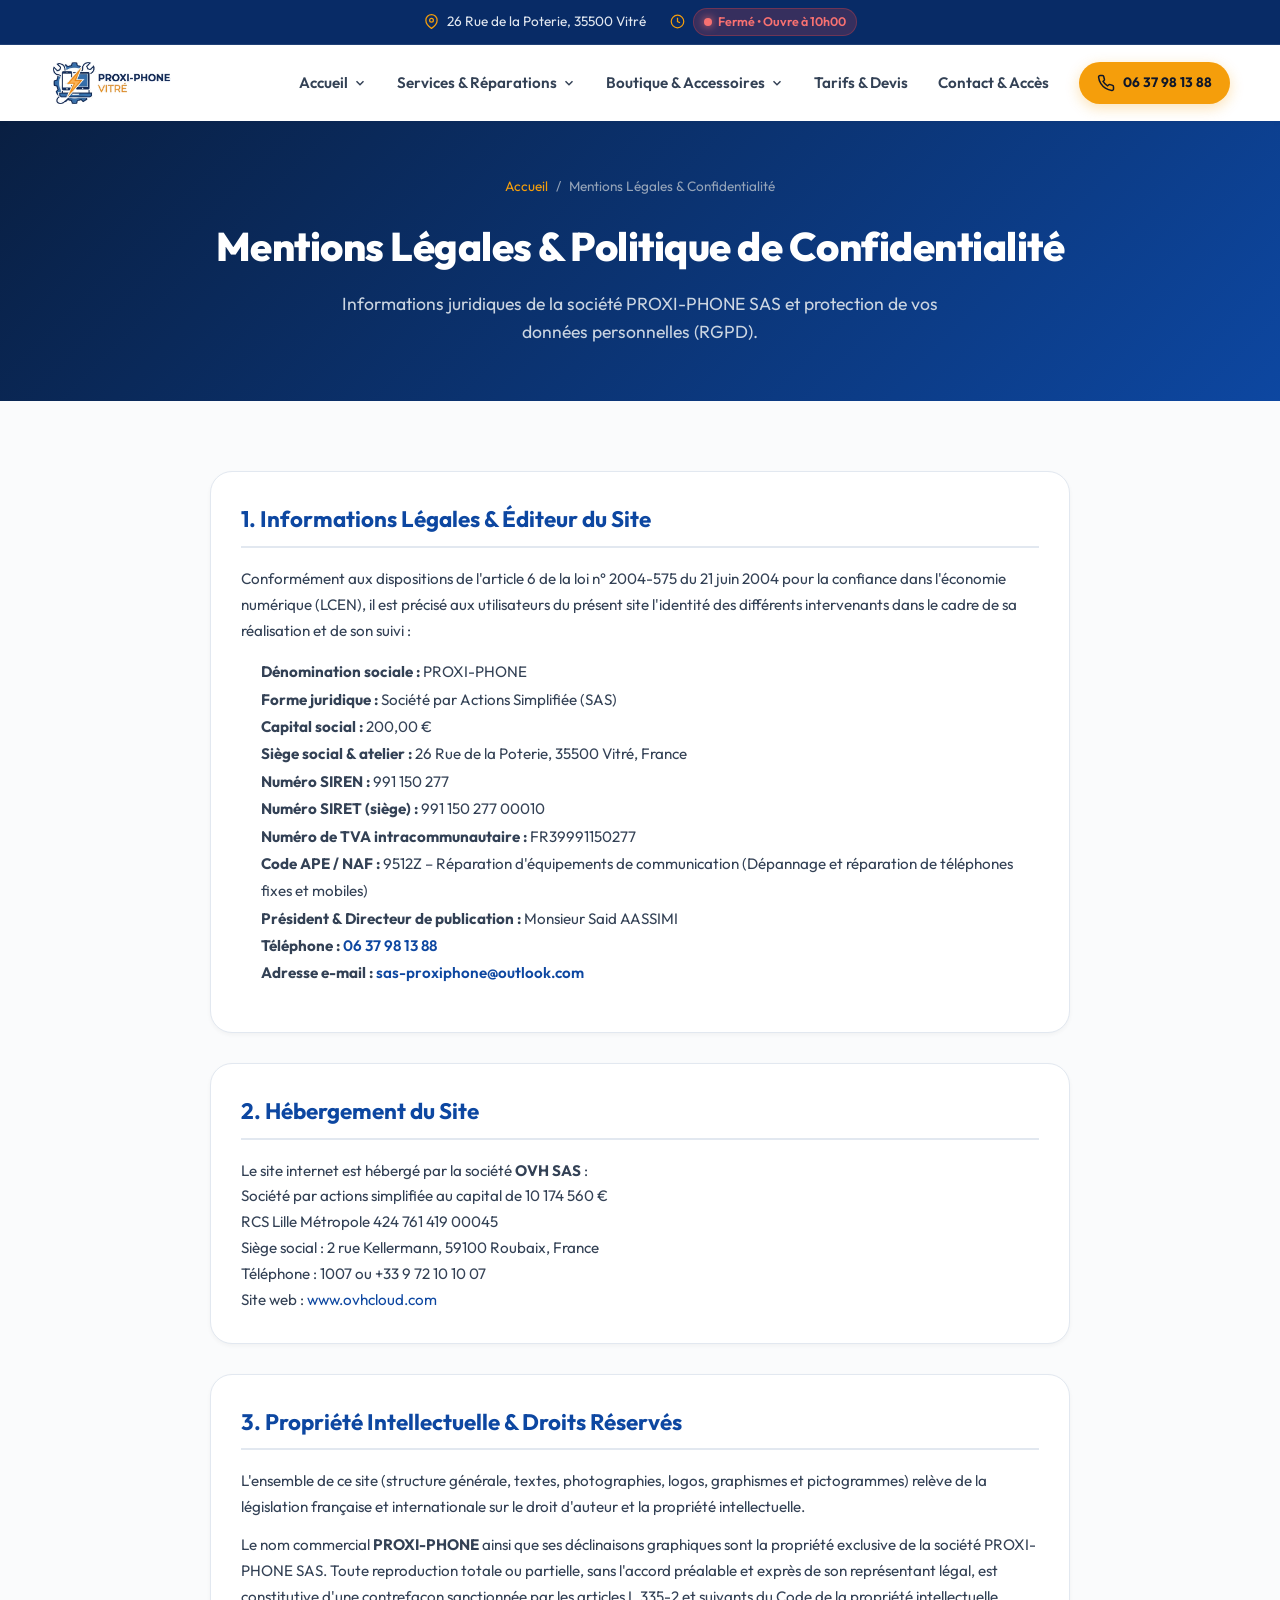
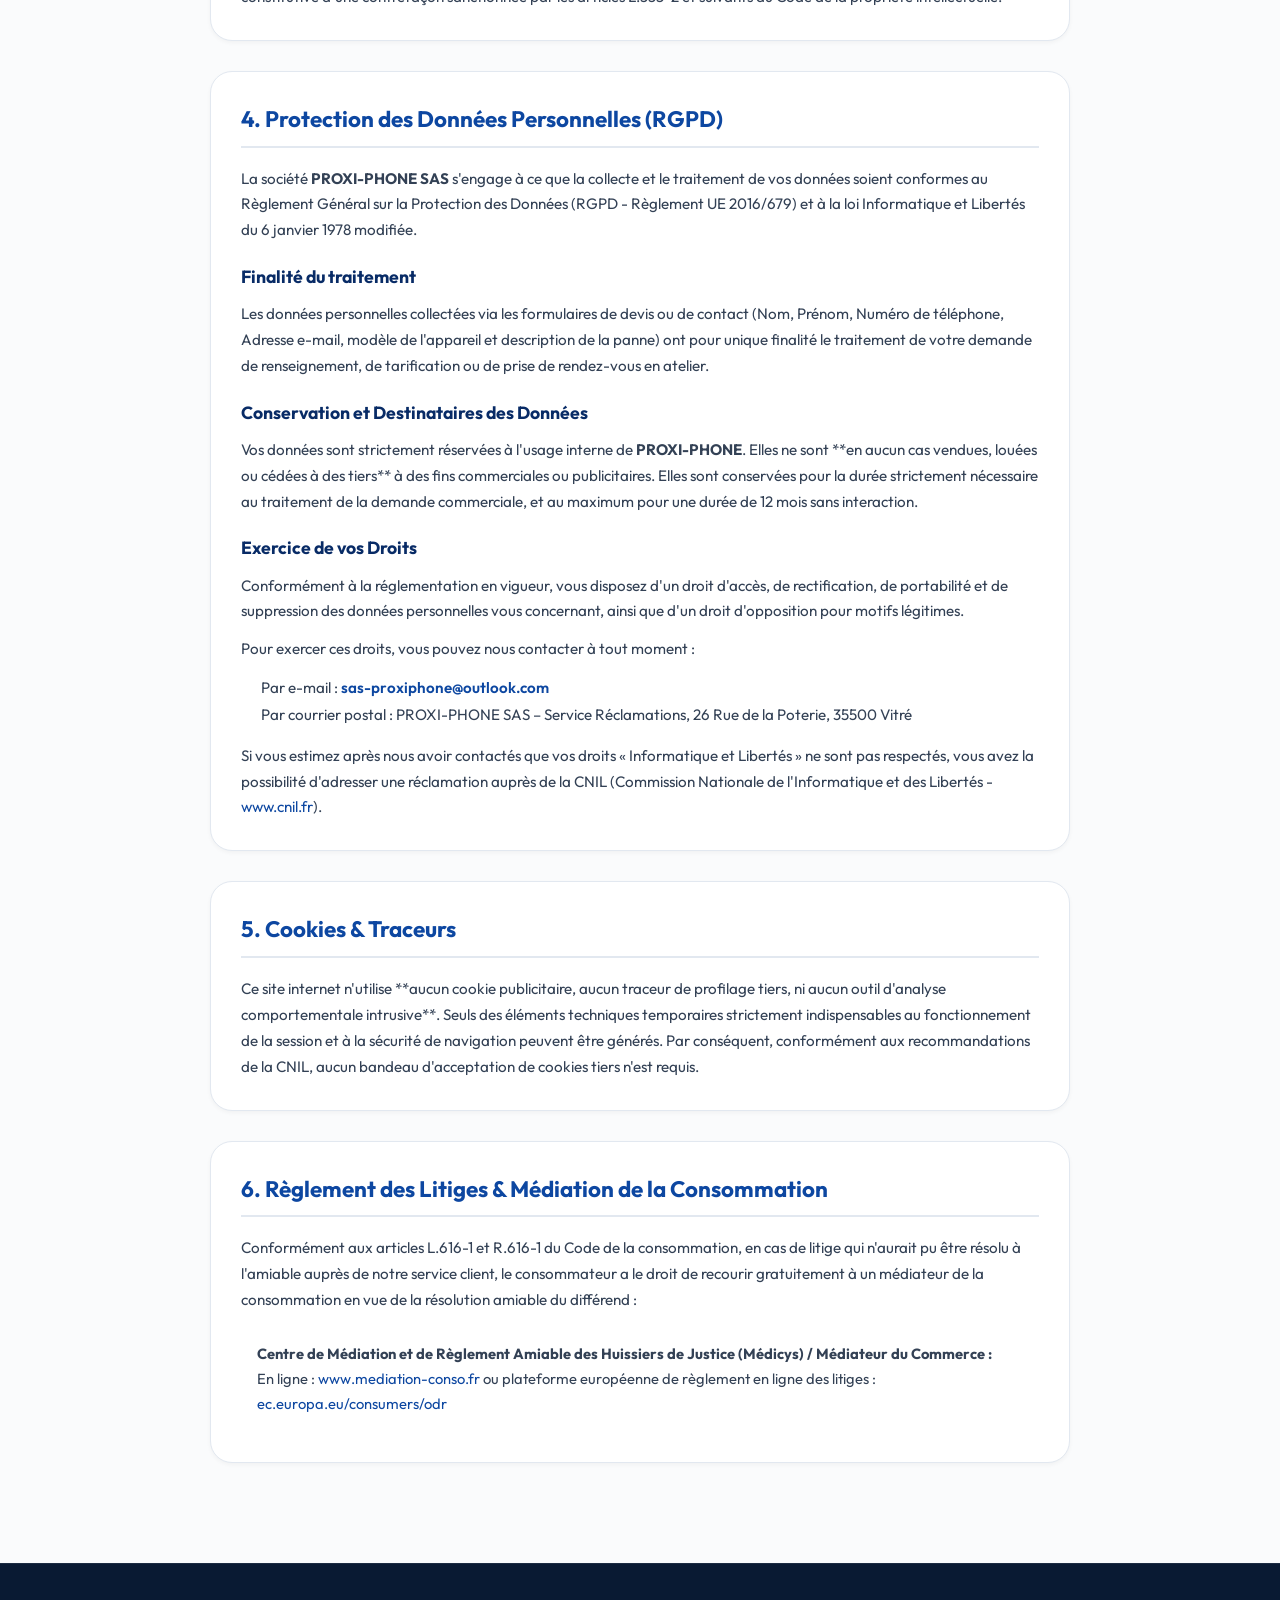
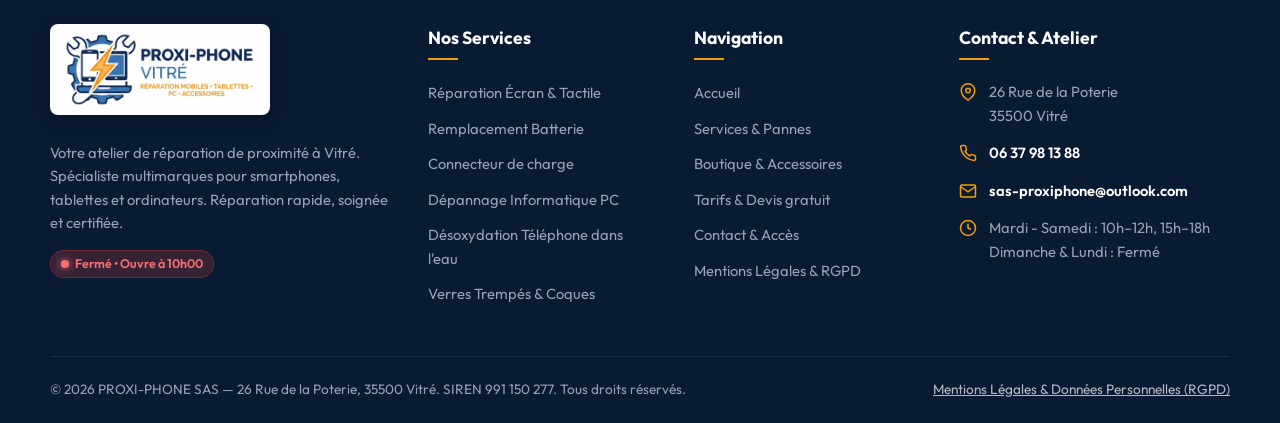
<file: mentions-legales.html>
<!DOCTYPE html>
<html lang="fr">
<head>
  <meta charset="UTF-8">
  <meta name="viewport" content="width=device-width, initial-scale=1.0">
  <title>Mentions Légales & Politique de Confidentialité (RGPD) | PROXI-PHONE Vitré</title>
  <meta name="description" content="Mentions légales, informations juridiques de la société PROXI-PHONE SAS et politique de protection des données personnelles (RGPD) pour l'atelier de réparation à Vitré.">
  <meta name="robots" content="noindex, follow">
  
  <link rel="preconnect" href="https://fonts.googleapis.com">
  <link rel="preconnect" href="https://fonts.gstatic.com" crossorigin>
  <link href="https://fonts.googleapis.com/css2?family=Outfit:wght@400;500;600;700;800;900&display=swap" rel="stylesheet">

  <link rel="stylesheet" href="assets/css/style.css">
  <link rel="icon" type="image/png" href="assets/logo/favicon.png">
  <link rel="apple-touch-icon" href="assets/logo/favicon.png">
</head>
<body>

  <!-- Top bar infos & statut dynamique -->
  <div class="topbar">
    <div class="container">
      <div class="topbar-info">
        <div class="topbar-item">
          <svg viewBox="0 0 24 24" fill="none" stroke="currentColor" stroke-width="2"><path d="M21 10c0 7-9 13-9 13s-9-6-9-13a9 9 0 0 1 18 0z"></path><circle cx="12" cy="10" r="3"></circle></svg>
          <span>26 Rue de la Poterie, 35500 Vitré</span>
        </div>
        <div class="topbar-item">
          <svg viewBox="0 0 24 24" fill="none" stroke="currentColor" stroke-width="2"><circle cx="12" cy="12" r="10"></circle><polyline points="12 6 12 12 16 14"></polyline></svg>
          <span class="status-badge closed"><span class="status-dot"></span><span>Calcul en cours...</span></span>
        </div>
      </div>
    </div>
  </div>

  <!-- Header -->
  <header class="site-header">
    <div class="container">
      <div class="header-inner">
        <a href="index.html" class="logo" title="PROXI-PHONE Vitré - Accueil">
          <img src="assets/logo/logo-compact-horizontal.png" alt="PROXI-PHONE Vitré - Réparation Mobiles & PC" class="logo-header-img" width="419" height="163" fetchpriority="high">
        </a>

        <nav class="main-nav">
          <ul class="nav-links">
            <li class="nav-item has-dropdown">
              <a href="index.html" class="nav-link">
                <span>Accueil</span>
                <svg class="dropdown-chevron" viewBox="0 0 24 24" fill="none" stroke="currentColor"><polyline points="6 9 12 15 18 9"></polyline></svg>
              </a>
              <ul class="dropdown-menu">
                <li><a href="index.html" class="dropdown-item"><svg viewBox="0 0 24 24" fill="none" stroke="currentColor" stroke-width="2"><path d="M3 9l9-7 9 7v11a2 2 0 0 1-2 2H5a2 2 0 0 1-2-2z"></path><polyline points="9 22 9 12 15 12 15 22"></polyline></svg><span>Vue d'ensemble</span></a></li>
                <li><a href="index.html#pannes-courantes" class="dropdown-item"><svg viewBox="0 0 24 24" fill="none" stroke="currentColor" stroke-width="2"><circle cx="12" cy="12" r="10"></circle><polyline points="12 6 12 12 16 14"></polyline></svg><span>Pannes les plus courantes</span></a></li>
                <li><a href="index.html#pourquoi-proxi-phone" class="dropdown-item"><svg viewBox="0 0 24 24" fill="none" stroke="currentColor" stroke-width="2"><path d="M12 22s8-4 8-10V5l-8-3-8 3v7c0 6 8 10 8 10z"></path></svg><span>Pourquoi confier votre appareil</span></a></li>
              </ul>
            </li>

            <li class="nav-item has-dropdown">
              <a href="services.html" class="nav-link">
                <span>Services & Réparations</span>
                <svg class="dropdown-chevron" viewBox="0 0 24 24" fill="none" stroke="currentColor"><polyline points="6 9 12 15 18 9"></polyline></svg>
              </a>
              <ul class="dropdown-menu">
                <li><a href="services.html" class="dropdown-item"><svg viewBox="0 0 24 24" fill="none" stroke="currentColor" stroke-width="2"><polygon points="12 2 15.09 8.26 22 9.27 17 14.14 18.18 21.02 12 17.77 5.82 21.02 7 14.14 2 9.27 8.91 8.26 12 2"></polygon></svg><span>Tous nos services</span></a></li>
                <li><a href="services.html#reparation-smartphones" class="dropdown-item"><svg viewBox="0 0 24 24" fill="none" stroke="currentColor" stroke-width="2"><rect x="5" y="2" width="14" height="20" rx="2" ry="2"></rect><line x1="12" y1="18" x2="12.01" y2="18"></line></svg><span>Réparation Smartphone</span></a></li>
                <li><a href="services.html#reparation-tablettes" class="dropdown-item"><svg viewBox="0 0 24 24" fill="none" stroke="currentColor" stroke-width="2"><rect x="4" y="2" width="16" height="20" rx="2" ry="2"></rect><line x1="12" y1="18" x2="12.01" y2="18"></line></svg><span>Réparation iPad & Tablettes Android</span></a></li>
                <li><a href="services.html#depannage-informatique" class="dropdown-item"><svg viewBox="0 0 24 24" fill="none" stroke="currentColor" stroke-width="2"><rect x="2" y="3" width="20" height="14" rx="2" ry="2"></rect><line x1="8" y1="21" x2="16" y2="21"></line><line x1="12" y1="17" x2="12.01" y2="17"></line></svg><span>Dépannage Informatique (PC & Mac)</span></a></li>
              </ul>
            </li>

            <li class="nav-item has-dropdown">
              <a href="accessoires.html" class="nav-link">
                <span>Boutique & Accessoires</span>
                <svg class="dropdown-chevron" viewBox="0 0 24 24" fill="none" stroke="currentColor"><polyline points="6 9 12 15 18 9"></polyline></svg>
              </a>
              <ul class="dropdown-menu">
                <li><a href="accessoires.html" class="dropdown-item"><svg viewBox="0 0 24 24" fill="none" stroke="currentColor" stroke-width="2"><path d="M6 2L3 6v14a2 2 0 0 0 2 2h14a2 2 0 0 0 2-2V6l-3-4z"></path><line x1="3" y1="6" x2="21" y2="6"></line><path d="M16 10a4 4 0 0 1-8 0"></path></svg><span>Boutique en magasin</span></a></li>
                <li><a href="accessoires.html#gammes-accessoires" class="dropdown-item"><svg viewBox="0 0 24 24" fill="none" stroke="currentColor" stroke-width="2"><rect x="5" y="2" width="14" height="20" rx="2" ry="2"></rect><line x1="12" y1="18" x2="12.01" y2="18"></line></svg><span>Nos gammes d'accessoires disponibles</span></a></li>
                <li><a href="accessoires.html#avantages-boutique" class="dropdown-item"><svg viewBox="0 0 24 24" fill="none" stroke="currentColor" stroke-width="2"><polygon points="12 2 15.09 8.26 22 9.27 17 14.14 18.18 21.02 12 17.77 5.82 21.02 7 14.14 2 9.27 8.91 8.26 12 2"></polygon></svg><span>L'avantage d'acheter en boutique à Vitré</span></a></li>
              </ul>
            </li>

            <li class="nav-item"><a href="devis.html" class="nav-link">Tarifs & Devis</a></li>
            <li class="nav-item"><a href="contact.html" class="nav-link">Contact & Accès</a></li>
          </ul>

          <div class="header-cta-group">
            <a href="tel:0637981388" class="btn btn-accent btn-sm">
              <svg viewBox="0 0 24 24" fill="none" stroke="currentColor" stroke-width="2"><path d="M22 16.92v3a2 2 0 0 1-2.18 2 19.79 19.79 0 0 1-8.63-3.07 19.5 19.5 0 0 1-6-6 19.79 19.79 0 0 1-3.07-8.67A2 2 0 0 1 4.11 2h3a2 2 0 0 1 2 1.72 12.84 12.84 0 0 0 .7 2.81 2 2 0 0 1-.45 2.11L8.09 9.91a16 16 0 0 0 6 6l1.27-1.27a2 2 0 0 1 2.11-.45 12.84 12.84 0 0 0 2.81.7A2 2 0 0 1 22 16.92z"></path></svg>
              <span>06 37 98 13 88</span>
            </a>
            <button class="menu-toggle" aria-label="Menu principal">
              <svg width="24" height="24" viewBox="0 0 24 24" fill="none" stroke="currentColor" stroke-width="2"><line x1="3" y1="12" x2="21" y2="12"></line><line x1="3" y1="6" x2="21" y2="6"></line><line x1="3" y1="18" x2="21" y2="18"></line></svg>
            </button>
          </div>
        </nav>
      </div>
    </div>
  </header>

  <!-- PAGE HERO -->
  <section class="page-hero">
    <div class="container">
      <div class="breadcrumbs">
        <a href="index.html">Accueil</a>
        <span>/</span>
        <span>Mentions Légales & Confidentialité</span>
      </div>
      <h1>Mentions Légales & Politique de Confidentialité</h1>
      <p>Informations juridiques de la société PROXI-PHONE SAS et protection de vos données personnelles (RGPD).</p>
    </div>
  </section>

  <!-- CONTENU LÉGAL -->
  <main class="section">
    <div class="container" style="max-width: 900px;">
      
      <!-- 1. IDENTITÉ DE L'ÉDITEUR -->
      <article style="background:var(--white); border:1px solid var(--border); border-radius:var(--radius-lg); padding:30px; margin-bottom:30px; box-shadow:var(--shadow-sm);">
        <h2 style="font-size:1.4rem; color:var(--primary); margin-bottom:18px; border-bottom:2px solid var(--border); padding-bottom:8px;">1. Informations Légales & Éditeur du Site</h2>
        <p style="color:var(--dark-light); font-size:0.95rem; line-height:1.7; margin-bottom:15px;">
          Conformément aux dispositions de l'article 6 de la loi n° 2004-575 du 21 juin 2004 pour la confiance dans l'économie numérique (LCEN), il est précisé aux utilisateurs du présent site l'identité des différents intervenants dans le cadre de sa réalisation et de son suivi :
        </p>
        <ul style="color:var(--dark-light); font-size:0.95rem; line-height:1.8; margin-left:20px; margin-bottom:15px;">
          <li><strong>Dénomination sociale :</strong> PROXI-PHONE</li>
          <li><strong>Forme juridique :</strong> Société par Actions Simplifiée (SAS)</li>
          <li><strong>Capital social :</strong> 200,00 €</li>
          <li><strong>Siège social & atelier :</strong> 26 Rue de la Poterie, 35500 Vitré, France</li>
          <li><strong>Numéro SIREN :</strong> 991 150 277</li>
          <li><strong>Numéro SIRET (siège) :</strong> 991 150 277 00010</li>
          <li><strong>Numéro de TVA intracommunautaire :</strong> FR39991150277</li>
          <li><strong>Code APE / NAF :</strong> 9512Z – Réparation d'équipements de communication (Dépannage et réparation de téléphones fixes et mobiles)</li>
          <li><strong>Président & Directeur de publication :</strong> Monsieur Said AASSIMI</li>
          <li><strong>Téléphone :</strong> <a href="tel:0637981388" style="color:var(--primary); font-weight:600;">06 37 98 13 88</a></li>
          <li><strong>Adresse e-mail :</strong> <a href="mailto:sas-proxiphone@outlook.com" style="color:var(--primary); font-weight:600;">sas-proxiphone@outlook.com</a></li>
        </ul>
      </article>

      <!-- 2. HÉBERGEMENT -->
      <article style="background:var(--white); border:1px solid var(--border); border-radius:var(--radius-lg); padding:30px; margin-bottom:30px; box-shadow:var(--shadow-sm);">
        <h2 style="font-size:1.4rem; color:var(--primary); margin-bottom:18px; border-bottom:2px solid var(--border); padding-bottom:8px;">2. Hébergement du Site</h2>
        <p style="color:var(--dark-light); font-size:0.95rem; line-height:1.7;">
          Le site internet est hébergé par la société <strong>OVH SAS</strong> :<br>
          Société par actions simplifiée au capital de 10 174 560 €<br>
          RCS Lille Métropole 424 761 419 00045<br>
          Siège social : 2 rue Kellermann, 59100 Roubaix, France<br>
          Téléphone : 1007 ou +33 9 72 10 10 07<br>
          Site web : <a href="https://www.ovhcloud.com" target="_blank" rel="noopener" style="color:var(--primary);">www.ovhcloud.com</a>
        </p>
      </article>

      <!-- 3. PROPRIÉTÉ INTELLECTUELLE -->
      <article style="background:var(--white); border:1px solid var(--border); border-radius:var(--radius-lg); padding:30px; margin-bottom:30px; box-shadow:var(--shadow-sm);">
        <h2 style="font-size:1.4rem; color:var(--primary); margin-bottom:18px; border-bottom:2px solid var(--border); padding-bottom:8px;">3. Propriété Intellectuelle & Droits Réservés</h2>
        <p style="color:var(--dark-light); font-size:0.95rem; line-height:1.7; margin-bottom:12px;">
          L'ensemble de ce site (structure générale, textes, photographies, logos, graphismes et pictogrammes) relève de la législation française et internationale sur le droit d'auteur et la propriété intellectuelle.
        </p>
        <p style="color:var(--dark-light); font-size:0.95rem; line-height:1.7;">
          Le nom commercial <strong>PROXI-PHONE</strong> ainsi que ses déclinaisons graphiques sont la propriété exclusive de la société PROXI-PHONE SAS. Toute reproduction totale ou partielle, sans l'accord préalable et exprès de son représentant légal, est constitutive d'une contrefaçon sanctionnée par les articles L.335-2 et suivants du Code de la propriété intellectuelle.
        </p>
      </article>

      <!-- 4. DONNÉES PERSONNELLES & RGPD -->
      <article style="background:var(--white); border:1px solid var(--border); border-radius:var(--radius-lg); padding:30px; margin-bottom:30px; box-shadow:var(--shadow-sm);">
        <h2 style="font-size:1.4rem; color:var(--primary); margin-bottom:18px; border-bottom:2px solid var(--border); padding-bottom:8px;">4. Protection des Données Personnelles (RGPD)</h2>
        <p style="color:var(--dark-light); font-size:0.95rem; line-height:1.7; margin-bottom:14px;">
          La société <strong>PROXI-PHONE SAS</strong> s'engage à ce que la collecte et le traitement de vos données soient conformes au Règlement Général sur la Protection des Données (RGPD - Règlement UE 2016/679) et à la loi Informatique et Libertés du 6 janvier 1978 modifiée.
        </p>

        <h3 style="font-size:1.1rem; color:var(--primary-dark); margin-top:20px; margin-bottom:10px;">Finalité du traitement</h3>
        <p style="color:var(--dark-light); font-size:0.95rem; line-height:1.7; margin-bottom:12px;">
          Les données personnelles collectées via les formulaires de devis ou de contact (Nom, Prénom, Numéro de téléphone, Adresse e-mail, modèle de l'appareil et description de la panne) ont pour unique finalité le traitement de votre demande de renseignement, de tarification ou de prise de rendez-vous en atelier.
        </p>

        <h3 style="font-size:1.1rem; color:var(--primary-dark); margin-top:20px; margin-bottom:10px;">Conservation et Destinataires des Données</h3>
        <p style="color:var(--dark-light); font-size:0.95rem; line-height:1.7; margin-bottom:12px;">
          Vos données sont strictement réservées à l'usage interne de <strong>PROXI-PHONE</strong>. Elles ne sont **en aucun cas vendues, louées ou cédées à des tiers** à des fins commerciales ou publicitaires. Elles sont conservées pour la durée strictement nécessaire au traitement de la demande commerciale, et au maximum pour une durée de 12 mois sans interaction.
        </p>

        <h3 style="font-size:1.1rem; color:var(--primary-dark); margin-top:20px; margin-bottom:10px;">Exercice de vos Droits</h3>
        <p style="color:var(--dark-light); font-size:0.95rem; line-height:1.7; margin-bottom:12px;">
          Conformément à la réglementation en vigueur, vous disposez d'un droit d'accès, de rectification, de portabilité et de suppression des données personnelles vous concernant, ainsi que d'un droit d'opposition pour motifs légitimes.
        </p>
        <p style="color:var(--dark-light); font-size:0.95rem; line-height:1.7; margin-bottom:12px;">
          Pour exercer ces droits, vous pouvez nous contacter à tout moment :
        </p>
        <ul style="color:var(--dark-light); font-size:0.95rem; line-height:1.8; margin-left:20px; margin-bottom:14px;">
          <li>Par e-mail : <a href="mailto:sas-proxiphone@outlook.com" style="color:var(--primary); font-weight:600;">sas-proxiphone@outlook.com</a></li>
          <li>Par courrier postal : PROXI-PHONE SAS – Service Réclamations, 26 Rue de la Poterie, 35500 Vitré</li>
        </ul>
        <p style="color:var(--dark-light); font-size:0.95rem; line-height:1.7;">
          Si vous estimez après nous avoir contactés que vos droits « Informatique et Libertés » ne sont pas respectés, vous avez la possibilité d'adresser une réclamation auprès de la CNIL (Commission Nationale de l'Informatique et des Libertés - <a href="https://www.cnil.fr" target="_blank" rel="noopener" style="color:var(--primary);">www.cnil.fr</a>).
        </p>
      </article>

      <!-- 5. COOKIES & TRACEURS -->
      <article style="background:var(--white); border:1px solid var(--border); border-radius:var(--radius-lg); padding:30px; margin-bottom:30px; box-shadow:var(--shadow-sm);">
        <h2 style="font-size:1.4rem; color:var(--primary); margin-bottom:18px; border-bottom:2px solid var(--border); padding-bottom:8px;">5. Cookies & Traceurs</h2>
        <p style="color:var(--dark-light); font-size:0.95rem; line-height:1.7;">
          Ce site internet n'utilise **aucun cookie publicitaire, aucun traceur de profilage tiers, ni aucun outil d'analyse comportementale intrusive**. Seuls des éléments techniques temporaires strictement indispensables au fonctionnement de la session et à la sécurité de navigation peuvent être générés. Par conséquent, conformément aux recommandations de la CNIL, aucun bandeau d'acceptation de cookies tiers n'est requis.
        </p>
      </article>

      <!-- 6. MÉDIATION DE LA CONSOMMATION -->
      <article style="background:var(--white); border:1px solid var(--border); border-radius:var(--radius-lg); padding:30px; margin-bottom:30px; box-shadow:var(--shadow-sm);">
        <h2 style="font-size:1.4rem; color:var(--primary); margin-bottom:18px; border-bottom:2px solid var(--border); padding-bottom:8px;">6. Règlement des Litiges & Médiation de la Consommation</h2>
        <p style="color:var(--dark-light); font-size:0.95rem; line-height:1.7; margin-bottom:12px;">
          Conformément aux articles L.616-1 et R.616-1 du Code de la consommation, en cas de litige qui n'aurait pu être résolu à l'amiable auprès de notre service client, le consommateur a le droit de recourir gratuitement à un médiateur de la consommation en vue de la résolution amiable du différend :
        </p>
        <div style="background:var(--light-gray); padding:16px; border-radius:var(--radius-md); font-size:0.92rem; color:var(--dark-light); line-height:1.7;">
          <strong>Centre de Médiation et de Règlement Amiable des Huissiers de Justice (Médicys) / Médiateur du Commerce :</strong><br>
          En ligne : <a href="https://www.mediation-conso.fr" target="_blank" rel="noopener" style="color:var(--primary);">www.mediation-conso.fr</a> ou plateforme européenne de règlement en ligne des litiges : <a href="https://ec.europa.eu/consumers/odr" target="_blank" rel="noopener" style="color:var(--primary);">ec.europa.eu/consumers/odr</a>
        </div>
      </article>

    </div>
  </main>

  <!-- FOOTER -->
  <footer class="site-footer">
    <div class="container">
      <div class="footer-grid">
        <div class="footer-col">
          <a href="index.html" class="footer-logo" title="PROXI-PHONE Vitré">
            <img src="assets/logo/logo-complet-blanc-web.png" alt="PROXI-PHONE Vitré - Réparation Mobiles & PC" class="footer-logo-img" loading="lazy" decoding="async">
          </a>
          <p>
            Votre atelier de réparation de proximité à Vitré. Spécialiste multimarques pour smartphones, tablettes et ordinateurs. Réparation rapide, soignée et certifiée.
          </p>
          <div class="status-badge closed"><span class="status-dot"></span><span>Statut en direct</span></div>
        </div>

        <div class="footer-col">
          <h4>Nos Services</h4>
          <ul class="footer-links">
            <li><a href="services.html">Réparation Écran & Tactile</a></li>
            <li><a href="services.html">Remplacement Batterie</a></li>
            <li><a href="services.html">Connecteur de charge</a></li>
            <li><a href="services.html">Dépannage Informatique PC</a></li>
            <li><a href="services.html">Désoxydation Téléphone dans l'eau</a></li>
            <li><a href="accessoires.html">Verres Trempés & Coques</a></li>
          </ul>
        </div>

        <div class="footer-col">
          <h4>Navigation</h4>
          <ul class="footer-links">
            <li><a href="index.html">Accueil</a></li>
            <li><a href="services.html">Services & Pannes</a></li>
            <li><a href="accessoires.html">Boutique & Accessoires</a></li>
            <li><a href="devis.html">Tarifs & Devis gratuit</a></li>
            <li><a href="contact.html">Contact & Accès</a></li>
            <li><a href="mentions-legales.html">Mentions Légales & RGPD</a></li>
          </ul>
        </div>

        <div class="footer-col">
          <h4>Contact & Atelier</h4>
          <div class="footer-contact-item">
            <svg viewBox="0 0 24 24" fill="none" stroke="currentColor" stroke-width="2"><path d="M21 10c0 7-9 13-9 13s-9-6-9-13a9 9 0 0 1 18 0z"></path><circle cx="12" cy="10" r="3"></circle></svg>
            <span>26 Rue de la Poterie<br>35500 Vitré</span>
          </div>
          <div class="footer-contact-item">
            <svg viewBox="0 0 24 24" fill="none" stroke="currentColor" stroke-width="2"><path d="M22 16.92v3a2 2 0 0 1-2.18 2 19.79 19.79 0 0 1-8.63-3.07 19.5 19.5 0 0 1-6-6 19.79 19.79 0 0 1-3.07-8.67A2 2 0 0 1 4.11 2h3a2 2 0 0 1 2 1.72 12.84 12.84 0 0 0 .7 2.81 2 2 0 0 1-.45 2.11L8.09 9.91a16 16 0 0 0 6 6l1.27-1.27a2 2 0 0 1 2.11-.45 12.84 12.84 0 0 0 2.81.7A2 2 0 0 1 22 16.92z"></path></svg>
            <a href="tel:0637981388">06 37 98 13 88</a>
          </div>
          <div class="footer-contact-item">
            <svg viewBox="0 0 24 24" fill="none" stroke="currentColor" stroke-width="2"><path d="M4 4h16c1.1 0 2 .9 2 2v12c0 1.1-.9 2-2 2H4c-1.1 0-2-.9-2-2V6c0-1.1.9-2 2-2z"></path><polyline points="22,6 12,13 2,6"></polyline></svg>
            <a href="mailto:sas-proxiphone@outlook.com">sas-proxiphone@outlook.com</a>
          </div>
          <div class="footer-contact-item">
            <svg viewBox="0 0 24 24" fill="none" stroke="currentColor" stroke-width="2"><circle cx="12" cy="12" r="10"></circle><polyline points="12 6 12 12 16 14"></polyline></svg>
            <span>Mardi - Samedi : 10h–12h, 15h–18h<br>Dimanche & Lundi : Fermé</span>
          </div>
        </div>
      </div>

      <div class="footer-bottom">
        <p>&copy; 2026 PROXI-PHONE SAS — 26 Rue de la Poterie, 35500 Vitré. SIREN 991 150 277. Tous droits réservés.</p>
        <p><a href="mentions-legales.html" style="color:rgba(255,255,255,0.7); text-decoration:underline;">Mentions Légales & Données Personnelles (RGPD)</a></p>
      </div>
    </div>
  </footer>

  <!-- BARRE STICKY MOBILE -->
  <div class="mobile-sticky-bar">
    <a href="tel:0637981388" class="sticky-btn sticky-call">
      <svg viewBox="0 0 24 24" fill="none" stroke="currentColor" stroke-width="2"><path d="M22 16.92v3a2 2 0 0 1-2.18 2 19.79 19.79 0 0 1-8.63-3.07 19.5 19.5 0 0 1-6-6 19.79 19.79 0 0 1-3.07-8.67A2 2 0 0 1 4.11 2h3a2 2 0 0 1 2 1.72 12.84 12.84 0 0 0 .7 2.81 2 2 0 0 1-.45 2.11L8.09 9.91a16 16 0 0 0 6 6l1.27-1.27a2 2 0 0 1 2.11-.45 12.84 12.84 0 0 0 2.81.7A2 2 0 0 1 22 16.92z"></path></svg>
      <span>Appeler l'atelier</span>
    </a>
    <a href="https://maps.app.goo.gl/zs8GUhpBWP8Wrzuc7" target="_blank" rel="noopener" class="sticky-btn sticky-map">
      <svg viewBox="0 0 24 24" fill="none" stroke="currentColor" stroke-width="2"><polygon points="3 11 22 2 13 21 11 13 3 11"></polygon></svg>
      <span>Itinéraire GPS</span>
    </a>
  </div>

  <button class="scroll-top-btn" id="scrollTopBtn" aria-label="Retour en haut de page">
    <svg viewBox="0 0 24 24" fill="none" stroke="currentColor" stroke-width="2"><polyline points="18 15 12 9 6 15"></polyline></svg>
  </button>

  <script src="assets/js/main.js" defer></script>
</body>
</html>
</file>
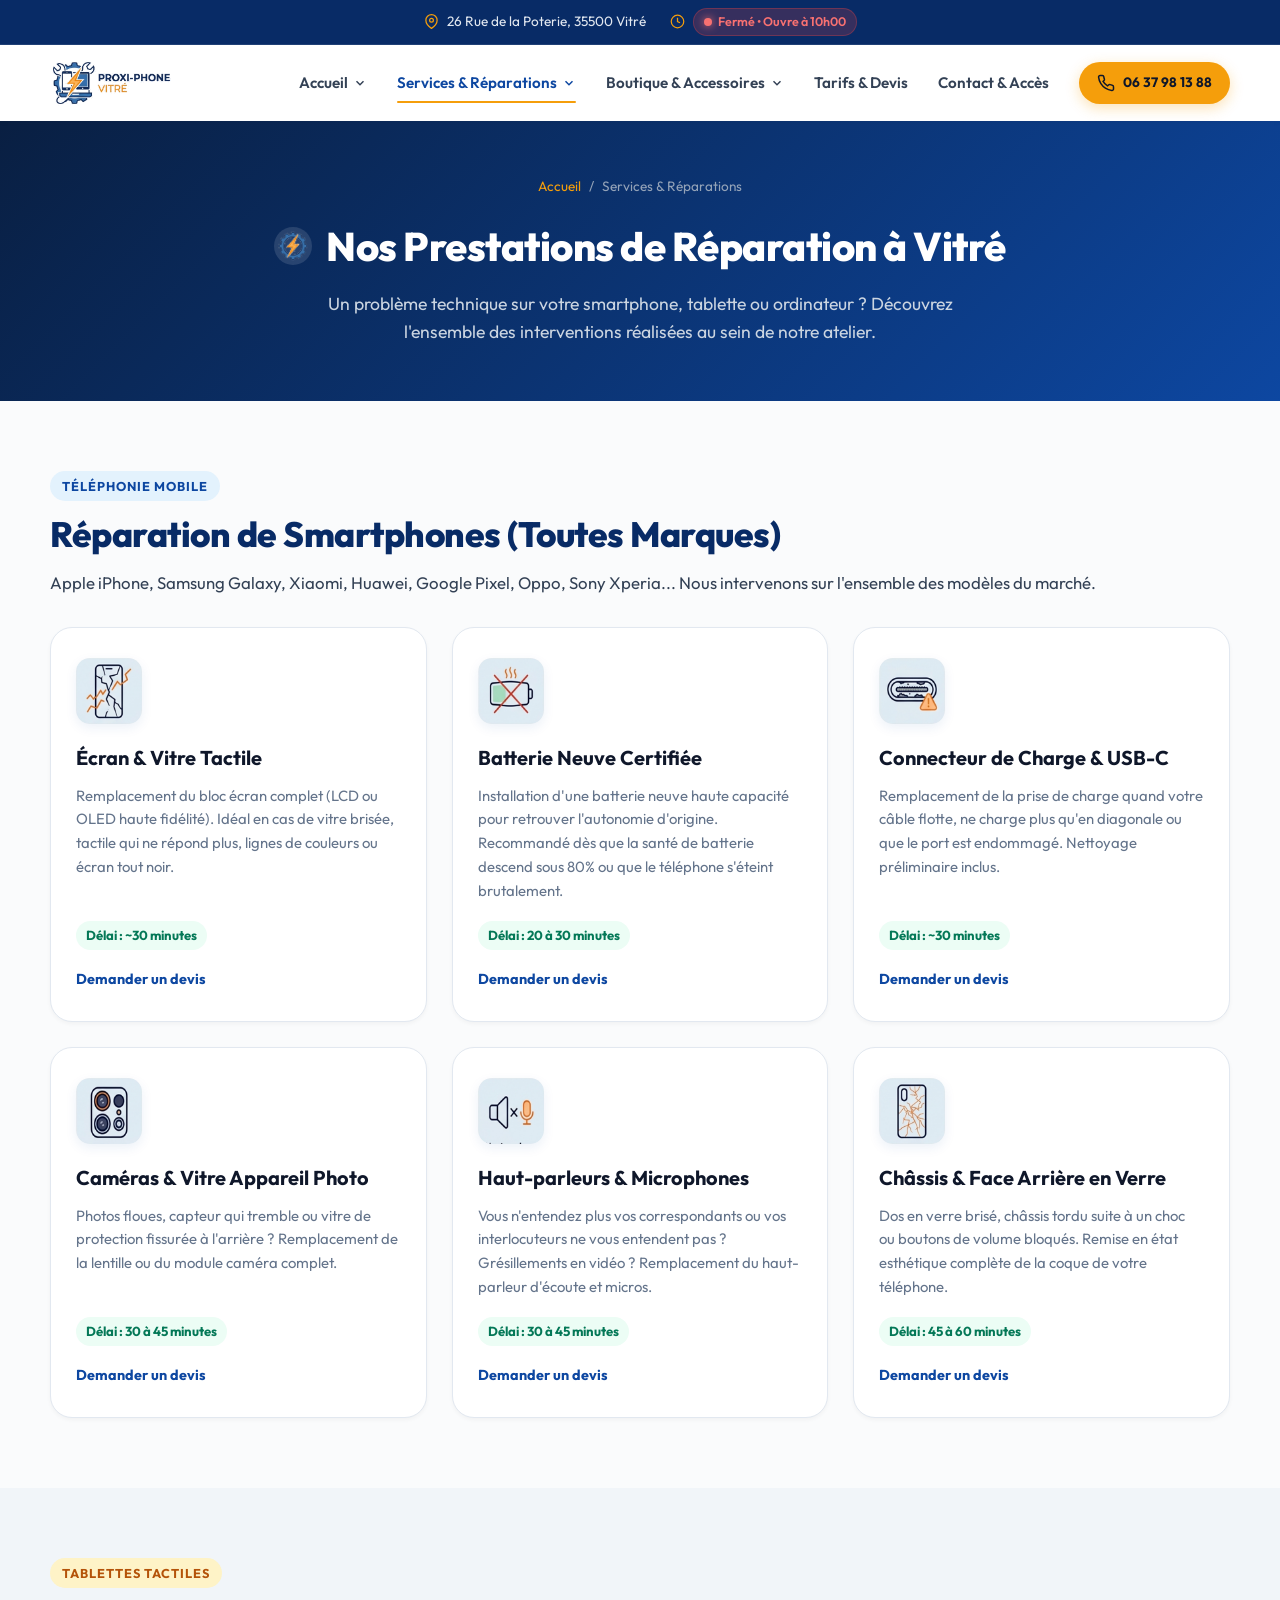
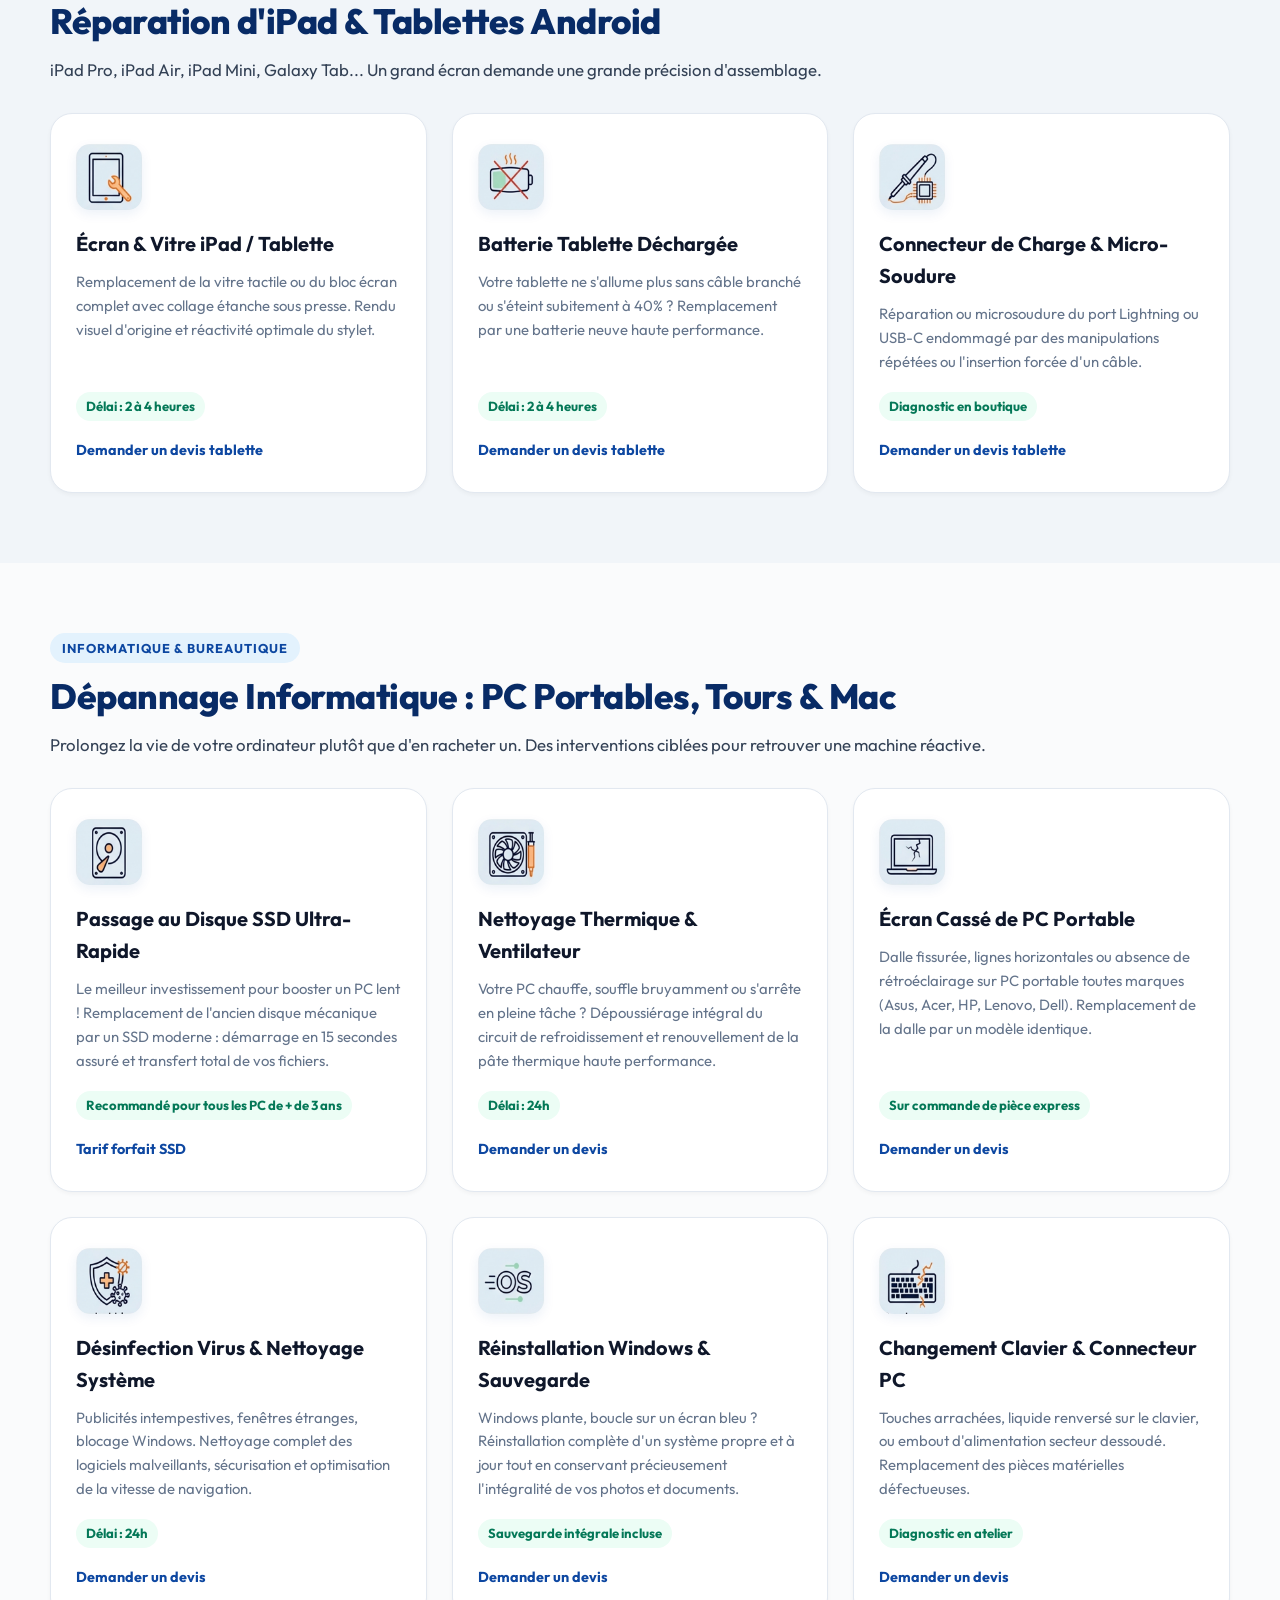
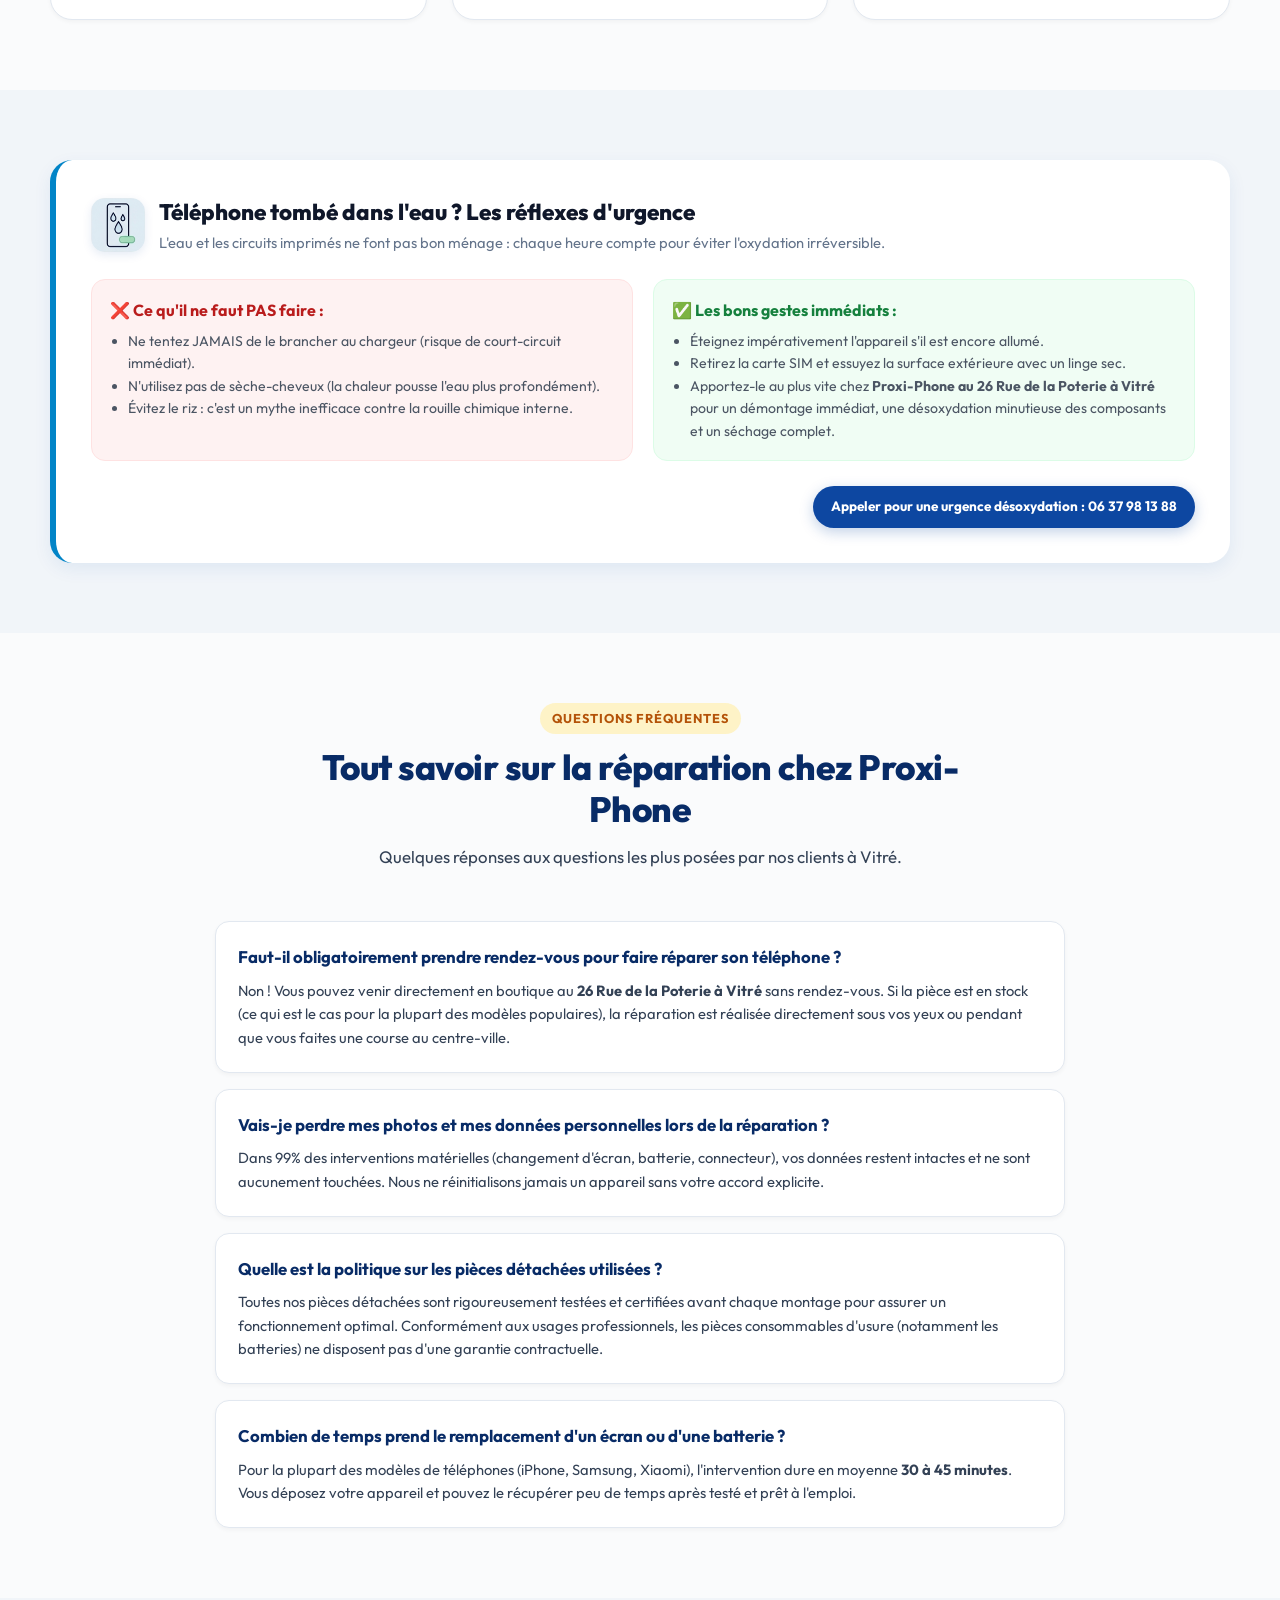
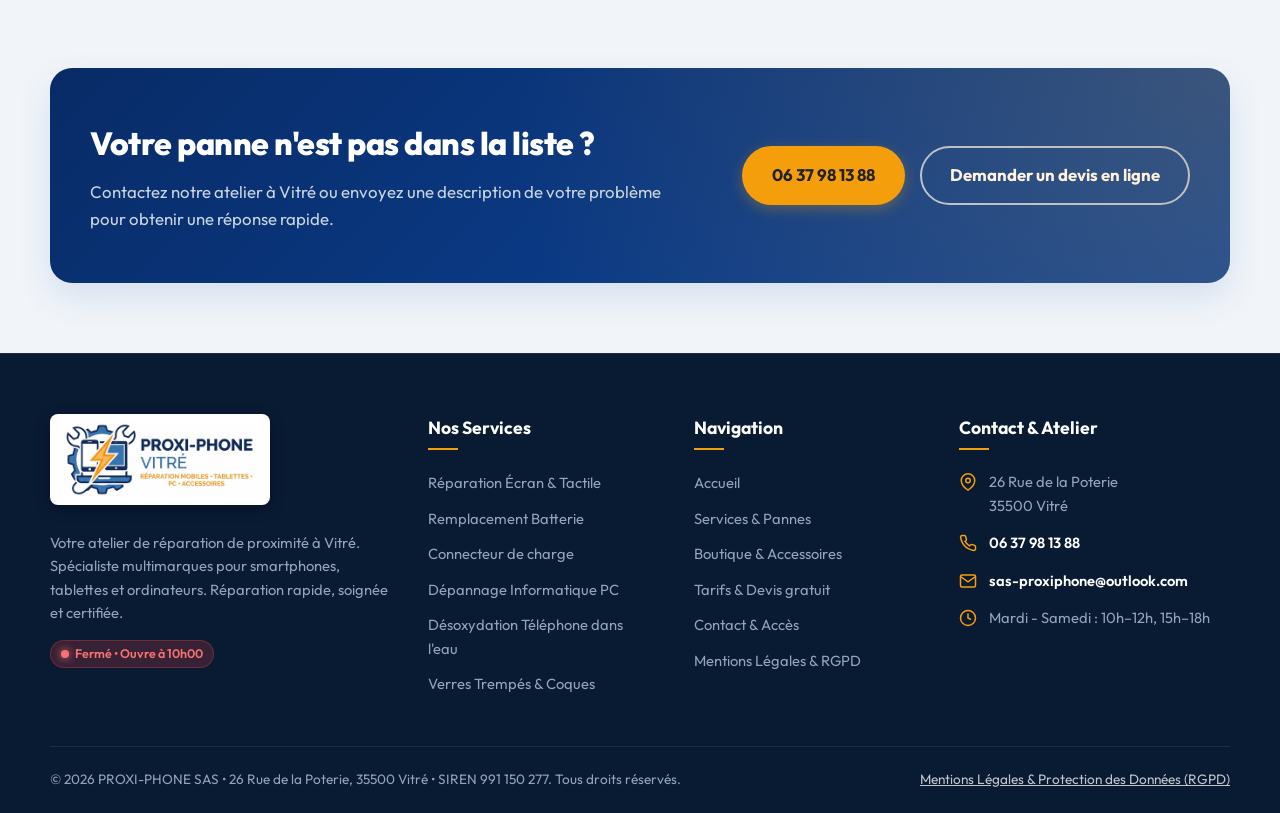
<file: services.html>
<!DOCTYPE html>
<html lang="fr">
<head>
  <meta charset="UTF-8">
  <meta name="viewport" content="width=device-width, initial-scale=1.0">
  <title>Services & Réparations Mobiles, Tablettes, PC | PROXI-PHONE Vitré (35500)</title>
  <meta name="description" content="Découvrez nos prestations de réparation à Vitré : remplacement écran iPhone et Samsung, batterie, connecteur de charge, désoxydation, dépannage PC et Mac. Pièces testées & certifiées. Secteur Vitré, Châteaubourg, Argentré.">
  <meta name="keywords" content="réparation écran téléphone vitré, changement batterie smartphone 35500, réparation pc portable vitré, désoxydation téléphone dans l'eau vitré, proxi-phone services, réparateur iphone chateaubourg, dépannage ordinateur 35500">
  <link rel="canonical" href="https://proxi-phone.fr/services.html">

  <link rel="preconnect" href="https://fonts.googleapis.com">
  <link rel="preconnect" href="https://fonts.gstatic.com" crossorigin>
  <link href="https://fonts.googleapis.com/css2?family=Outfit:wght@400;500;600;700;800;900&display=swap" rel="stylesheet">

  <link rel="stylesheet" href="assets/css/style.css">
  <link rel="icon" type="image/png" href="assets/logo/favicon.png">
  <link rel="apple-touch-icon" href="assets/logo/favicon.png">
</head>
<body>

  <!-- Top bar infos & statut dynamique -->
  <div class="topbar">
    <div class="container">
      <div class="topbar-info">
        <div class="topbar-item">
          <svg viewBox="0 0 24 24" fill="none" stroke="currentColor" stroke-width="2"><path d="M21 10c0 7-9 13-9 13s-9-6-9-13a9 9 0 0 1 18 0z"></path><circle cx="12" cy="10" r="3"></circle></svg>
          <span>26 Rue de la Poterie, 35500 Vitré</span>
        </div>
        <div class="topbar-item">
          <svg viewBox="0 0 24 24" fill="none" stroke="currentColor" stroke-width="2"><circle cx="12" cy="12" r="10"></circle><polyline points="12 6 12 12 16 14"></polyline></svg>
          <span class="status-badge closed"><span class="status-dot"></span><span>Calcul en cours...</span></span>
        </div>
      </div>
    </div>
  </div>

  <!-- Header -->
  <header class="site-header">
    <div class="container">
      <div class="header-inner">
        <a href="index.html" class="logo" title="PROXI-PHONE Vitré - Accueil">
          <img src="assets/logo/logo-compact-horizontal.png" alt="PROXI-PHONE Vitré - Réparation Mobiles & PC" class="logo-header-img" width="419" height="163" fetchpriority="high">
        </a>

        <nav class="main-nav">
          <ul class="nav-links">
            <li class="nav-item has-dropdown">
              <a href="index.html" class="nav-link">
                <span>Accueil</span>
                <svg class="dropdown-chevron" viewBox="0 0 24 24" fill="none" stroke="currentColor"><polyline points="6 9 12 15 18 9"></polyline></svg>
              </a>
              <ul class="dropdown-menu">
                <li><a href="index.html" class="dropdown-item"><svg viewBox="0 0 24 24" fill="none" stroke="currentColor" stroke-width="2"><path d="M3 9l9-7 9 7v11a2 2 0 0 1-2 2H5a2 2 0 0 1-2-2z"></path><polyline points="9 22 9 12 15 12 15 22"></polyline></svg><span>Vue d'ensemble</span></a></li>
                <li><a href="index.html#pannes-courantes" class="dropdown-item"><svg viewBox="0 0 24 24" fill="none" stroke="currentColor" stroke-width="2"><circle cx="12" cy="12" r="10"></circle><polyline points="12 6 12 12 16 14"></polyline></svg><span>Pannes les plus courantes</span></a></li>
                <li><a href="index.html#pourquoi-proxi-phone" class="dropdown-item"><svg viewBox="0 0 24 24" fill="none" stroke="currentColor" stroke-width="2"><path d="M12 22s8-4 8-10V5l-8-3-8 3v7c0 6 8 10 8 10z"></path></svg><span>Pourquoi confier votre appareil</span></a></li>
              </ul>
            </li>

            <li class="nav-item has-dropdown">
              <a href="services.html" class="nav-link active">
                <span>Services & Réparations</span>
                <svg class="dropdown-chevron" viewBox="0 0 24 24" fill="none" stroke="currentColor"><polyline points="6 9 12 15 18 9"></polyline></svg>
              </a>
              <ul class="dropdown-menu">
                <li><a href="services.html" class="dropdown-item"><svg viewBox="0 0 24 24" fill="none" stroke="currentColor" stroke-width="2"><polygon points="12 2 15.09 8.26 22 9.27 17 14.14 18.18 21.02 12 17.77 5.82 21.02 7 14.14 2 9.27 8.91 8.26 12 2"></polygon></svg><span>Tous nos services</span></a></li>
                <li><a href="services.html#reparation-smartphones" class="dropdown-item"><svg viewBox="0 0 24 24" fill="none" stroke="currentColor" stroke-width="2"><rect x="5" y="2" width="14" height="20" rx="2" ry="2"></rect><line x1="12" y1="18" x2="12.01" y2="18"></line></svg><span>Réparation Smartphone</span></a></li>
                <li><a href="services.html#reparation-tablettes" class="dropdown-item"><svg viewBox="0 0 24 24" fill="none" stroke="currentColor" stroke-width="2"><rect x="4" y="2" width="16" height="20" rx="2" ry="2"></rect><line x1="12" y1="18" x2="12.01" y2="18"></line></svg><span>Réparation iPad & Tablettes Android</span></a></li>
                <li><a href="services.html#depannage-informatique" class="dropdown-item"><svg viewBox="0 0 24 24" fill="none" stroke="currentColor" stroke-width="2"><rect x="2" y="3" width="20" height="14" rx="2" ry="2"></rect><line x1="8" y1="21" x2="16" y2="21"></line><line x1="12" y1="17" x2="12" y2="21"></line></svg><span>Dépannage Informatique (PC & Mac)</span></a></li>
              </ul>
            </li>

            <li class="nav-item has-dropdown">
              <a href="accessoires.html" class="nav-link">
                <span>Boutique & Accessoires</span>
                <svg class="dropdown-chevron" viewBox="0 0 24 24" fill="none" stroke="currentColor"><polyline points="6 9 12 15 18 9"></polyline></svg>
              </a>
              <ul class="dropdown-menu">
                <li><a href="accessoires.html" class="dropdown-item"><svg viewBox="0 0 24 24" fill="none" stroke="currentColor" stroke-width="2"><path d="M6 2L3 6v14a2 2 0 0 0 2 2h14a2 2 0 0 0 2-2V6l-3-4z"></path><line x1="3" y1="6" x2="21" y2="6"></line><path d="M16 10a4 4 0 0 1-8 0"></path></svg><span>Boutique en magasin</span></a></li>
                <li><a href="accessoires.html#gammes-accessoires" class="dropdown-item"><svg viewBox="0 0 24 24" fill="none" stroke="currentColor" stroke-width="2"><rect x="5" y="2" width="14" height="20" rx="2" ry="2"></rect><line x1="12" y1="18" x2="12.01" y2="18"></line></svg><span>Nos gammes d'accessoires disponibles</span></a></li>
                <li><a href="accessoires.html#avantages-boutique" class="dropdown-item"><svg viewBox="0 0 24 24" fill="none" stroke="currentColor" stroke-width="2"><polygon points="12 2 15.09 8.26 22 9.27 17 14.14 18.18 21.02 12 17.77 5.82 21.02 7 14.14 2 9.27 8.91 8.26 12 2"></polygon></svg><span>L'avantage d'acheter en boutique à Vitré</span></a></li>
              </ul>
            </li>

            <li class="nav-item"><a href="devis.html" class="nav-link">Tarifs & Devis</a></li>
            <li class="nav-item"><a href="contact.html" class="nav-link">Contact & Accès</a></li>
          </ul>

          <div class="header-cta-group">
            <a href="tel:0637981388" class="btn btn-accent btn-sm">
              <svg viewBox="0 0 24 24" fill="none" stroke="currentColor" stroke-width="2"><path d="M22 16.92v3a2 2 0 0 1-2.18 2 19.79 19.79 0 0 1-8.63-3.07 19.5 19.5 0 0 1-6-6 19.79 19.79 0 0 1-3.07-8.67A2 2 0 0 1 4.11 2h3a2 2 0 0 1 2 1.72 12.84 12.84 0 0 0 .7 2.81 2 2 0 0 1-.45 2.11L8.09 9.91a16 16 0 0 0 6 6l1.27-1.27a2 2 0 0 1 2.11-.45 12.84 12.84 0 0 0 2.81.7A2 2 0 0 1 22 16.92z"></path></svg>
              <span>06 37 98 13 88</span>
            </a>
            <button class="menu-toggle" aria-label="Menu principal">
              <svg width="24" height="24" viewBox="0 0 24 24" fill="none" stroke="currentColor" stroke-width="2"><line x1="3" y1="12" x2="21" y2="12"></line><line x1="3" y1="6" x2="21" y2="6"></line><line x1="3" y1="18" x2="21" y2="18"></line></svg>
            </button>
          </div>
        </nav>
      </div>
    </div>
  </header>

  <!-- PAGE HERO -->
  <section class="page-hero">
    <div class="container">
      <div class="breadcrumbs">
        <a href="index.html">Accueil</a>
        <span>/</span>
        <span>Services & Réparations</span>
      </div>
      <div style="display:inline-flex; align-items:center; justify-content:center; gap:14px; margin-bottom:12px; flex-wrap:wrap;">
        <img src="assets/logo/logo-icone-engrenage.png" alt="Proxi-Phone" style="width:38px; height:38px; object-fit:contain; background:rgba(255,255,255,0.12); border-radius:50%; padding:4px;" loading="lazy" decoding="async">
        <h1 style="margin:0;">Nos Prestations de Réparation à Vitré</h1>
      </div>
      <p>Un problème technique sur votre smartphone, tablette ou ordinateur ? Découvrez l'ensemble des interventions réalisées au sein de notre atelier.</p>
    </div>
  </section>

  <!-- SECTION 1 : SMARTPHONES -->
  <section class="section" id="reparation-smartphones">
    <div class="container">
      <div class="section-header" style="text-align:left; max-width:100%; margin-bottom:30px;">
        <span class="section-tag">Téléphonie Mobile</span>
        <h2 class="section-title">Réparation de Smartphones (Toutes Marques)</h2>
        <p class="section-desc">Apple iPhone, Samsung Galaxy, Xiaomi, Huawei, Google Pixel, Oppo, Sony Xperia... Nous intervenons sur l'ensemble des modèles du marché.</p>
      </div>

      <div class="issues-grid">
        <div class="issue-card">
          <div class="issue-card-icon">
            <img src="assets/pictogrammes/picto-ecran-casse.png" alt="Écran & Vitre Tactile" loading="lazy" decoding="async">
          </div>
          <h3>Écran & Vitre Tactile</h3>
          <p>Remplacement du bloc écran complet (LCD ou OLED haute fidélité). Idéal en cas de vitre brisée, tactile qui ne répond plus, lignes de couleurs ou écran tout noir.</p>
          <div class="issue-card-delay">Délai : ~30 minutes</div>
          <a href="devis.html" class="issue-card-btn">Demander un devis</a>
        </div>

        <div class="issue-card">
          <div class="issue-card-icon">
            <img src="assets/pictogrammes/picto-batterie.png" alt="Batterie Neuve Certifiée" loading="lazy" decoding="async">
          </div>
          <h3>Batterie Neuve Certifiée</h3>
          <p>Installation d'une batterie neuve haute capacité pour retrouver l'autonomie d'origine. Recommandé dès que la santé de batterie descend sous 80% ou que le téléphone s'éteint brutalement.</p>
          <div class="issue-card-delay">Délai : 20 à 30 minutes</div>
          <a href="devis.html" class="issue-card-btn">Demander un devis</a>
        </div>

        <div class="issue-card">
          <div class="issue-card-icon">
            <img src="assets/pictogrammes/picto-connecteur-charge.png" alt="Connecteur de Charge & USB-C" loading="lazy" decoding="async">
          </div>
          <h3>Connecteur de Charge & USB-C</h3>
          <p>Remplacement de la prise de charge quand votre câble flotte, ne charge plus qu'en diagonale ou que le port est endommagé. Nettoyage préliminaire inclus.</p>
          <div class="issue-card-delay">Délai : ~30 minutes</div>
          <a href="devis.html" class="issue-card-btn">Demander un devis</a>
        </div>

        <div class="issue-card">
          <div class="issue-card-icon">
            <img src="assets/pictogrammes/picto-module-camera.png" alt="Caméras & Vitre Appareil Photo" loading="lazy" decoding="async">
          </div>
          <h3>Caméras & Vitre Appareil Photo</h3>
          <p>Photos floues, capteur qui tremble ou vitre de protection fissurée à l'arrière ? Remplacement de la lentille ou du module caméra complet.</p>
          <div class="issue-card-delay">Délai : 30 à 45 minutes</div>
          <a href="devis.html" class="issue-card-btn">Demander un devis</a>
        </div>

        <div class="issue-card">
          <div class="issue-card-icon">
            <img src="assets/pictogrammes/picto-haut-parleur-micro.png" alt="Haut-parleurs & Microphones" loading="lazy" decoding="async">
          </div>
          <h3>Haut-parleurs & Microphones</h3>
          <p>Vous n'entendez plus vos correspondants ou vos interlocuteurs ne vous entendent pas ? Grésillements en vidéo ? Remplacement du haut-parleur d'écoute et micros.</p>
          <div class="issue-card-delay">Délai : 30 à 45 minutes</div>
          <a href="devis.html" class="issue-card-btn">Demander un devis</a>
        </div>

        <div class="issue-card">
          <div class="issue-card-icon">
            <img src="assets/pictogrammes/picto-vitre-arriere.png" alt="Châssis & Face Arrière en Verre" loading="lazy" decoding="async">
          </div>
          <h3>Châssis & Face Arrière en Verre</h3>
          <p>Dos en verre brisé, châssis tordu suite à un choc ou boutons de volume bloqués. Remise en état esthétique complète de la coque de votre téléphone.</p>
          <div class="issue-card-delay">Délai : 45 à 60 minutes</div>
          <a href="devis.html" class="issue-card-btn">Demander un devis</a>
        </div>
      </div>
    </div>
  </section>

  <!-- SECTION 2 : TABLETTES & IPAD -->
  <section class="section section-bg-light" id="reparation-tablettes">
    <div class="container">
      <div class="section-header" style="text-align:left; max-width:100%; margin-bottom:30px;">
        <span class="section-tag tag-accent">Tablettes Tactiles</span>
        <h2 class="section-title">Réparation d'iPad & Tablettes Android</h2>
        <p class="section-desc">iPad Pro, iPad Air, iPad Mini, Galaxy Tab... Un grand écran demande une grande précision d'assemblage.</p>
      </div>

      <div class="issues-grid">
        <div class="issue-card">
          <div class="issue-card-icon">
            <img src="assets/pictogrammes/picto-reparation-tablette.png" alt="Écran & Vitre iPad / Tablette" loading="lazy" decoding="async">
          </div>
          <h3>Écran & Vitre iPad / Tablette</h3>
          <p>Remplacement de la vitre tactile ou du bloc écran complet avec collage étanche sous presse. Rendu visuel d'origine et réactivité optimale du stylet.</p>
          <div class="issue-card-delay">Délai : 2 à 4 heures</div>
          <a href="devis.html" class="issue-card-btn">Demander un devis tablette</a>
        </div>

        <div class="issue-card">
          <div class="issue-card-icon">
            <img src="assets/pictogrammes/picto-batterie.png" alt="Batterie Tablette Déchargée" loading="lazy" decoding="async">
          </div>
          <h3>Batterie Tablette Déchargée</h3>
          <p>Votre tablette ne s'allume plus sans câble branché ou s'éteint subitement à 40% ? Remplacement par une batterie neuve haute performance.</p>
          <div class="issue-card-delay">Délai : 2 à 4 heures</div>
          <a href="devis.html" class="issue-card-btn">Demander un devis tablette</a>
        </div>

        <div class="issue-card">
          <div class="issue-card-icon">
            <img src="assets/pictogrammes/picto-microsoudure.png" alt="Connecteur de Charge & Micro-Soudure" loading="lazy" decoding="async">
          </div>
          <h3>Connecteur de Charge & Micro-Soudure</h3>
          <p>Réparation ou microsoudure du port Lightning ou USB-C endommagé par des manipulations répétées ou l'insertion forcée d'un câble.</p>
          <div class="issue-card-delay">Diagnostic en boutique</div>
          <a href="devis.html" class="issue-card-btn">Demander un devis tablette</a>
        </div>
      </div>
    </div>
  </section>

  <!-- SECTION 3 : DÉPANNAGE PC & ORDINATEURS -->
  <section class="section" id="depannage-informatique">
    <div class="container">
      <div class="section-header" style="text-align:left; max-width:100%; margin-bottom:30px;">
        <span class="section-tag">Informatique & Bureautique</span>
        <h2 class="section-title">Dépannage Informatique : PC Portables, Tours & Mac</h2>
        <p class="section-desc">Prolongez la vie de votre ordinateur plutôt que d'en racheter un. Des interventions ciblées pour retrouver une machine réactive.</p>
      </div>

      <div class="issues-grid">
        <div class="issue-card">
          <div class="issue-card-icon">
            <img src="assets/pictogrammes/picto-disque-ssd.png" alt="Passage au Disque SSD Ultra-Rapide" loading="lazy" decoding="async">
          </div>
          <h3>Passage au Disque SSD Ultra-Rapide</h3>
          <p>Le meilleur investissement pour booster un PC lent ! Remplacement de l'ancien disque mécanique par un SSD moderne : démarrage en 15 secondes assuré et transfert total de vos fichiers.</p>
          <div class="issue-card-delay">Recommandé pour tous les PC de + de 3 ans</div>
          <a href="devis.html" class="issue-card-btn">Tarif forfait SSD</a>
        </div>

        <div class="issue-card">
          <div class="issue-card-icon">
            <img src="assets/pictogrammes/picto-ventilateur-thermique.png" alt="Nettoyage Thermique & Ventilateur" loading="lazy" decoding="async">
          </div>
          <h3>Nettoyage Thermique & Ventilateur</h3>
          <p>Votre PC chauffe, souffle bruyamment ou s'arrête en pleine tâche ? Dépoussiérage intégral du circuit de refroidissement et renouvellement de la pâte thermique haute performance.</p>
          <div class="issue-card-delay">Délai : 24h</div>
          <a href="devis.html" class="issue-card-btn">Demander un devis</a>
        </div>

        <div class="issue-card">
          <div class="issue-card-icon">
            <img src="assets/pictogrammes/picto-dalle-pc.png" alt="Écran Cassé de PC Portable" loading="lazy" decoding="async">
          </div>
          <h3>Écran Cassé de PC Portable</h3>
          <p>Dalle fissurée, lignes horizontales ou absence de rétroéclairage sur PC portable toutes marques (Asus, Acer, HP, Lenovo, Dell). Remplacement de la dalle par un modèle identique.</p>
          <div class="issue-card-delay">Sur commande de pièce express</div>
          <a href="devis.html" class="issue-card-btn">Demander un devis</a>
        </div>

        <div class="issue-card">
          <div class="issue-card-icon">
            <img src="assets/pictogrammes/picto-antivirus.png" alt="Désinfection Virus & Nettoyage Système" loading="lazy" decoding="async">
          </div>
          <h3>Désinfection Virus & Nettoyage Système</h3>
          <p>Publicités intempestives, fenêtres étranges, blocage Windows. Nettoyage complet des logiciels malveillants, sécurisation et optimisation de la vitesse de navigation.</p>
          <div class="issue-card-delay">Délai : 24h</div>
          <a href="devis.html" class="issue-card-btn">Demander un devis</a>
        </div>

        <div class="issue-card">
          <div class="issue-card-icon">
            <img src="assets/pictogrammes/picto-reinstallation-os.png" alt="Réinstallation Windows & Sauvegarde" loading="lazy" decoding="async">
          </div>
          <h3>Réinstallation Windows & Sauvegarde</h3>
          <p>Windows plante, boucle sur un écran bleu ? Réinstallation complète d'un système propre et à jour tout en conservant précieusement l'intégralité de vos photos et documents.</p>
          <div class="issue-card-delay">Sauvegarde intégrale incluse</div>
          <a href="devis.html" class="issue-card-btn">Demander un devis</a>
        </div>

        <div class="issue-card">
          <div class="issue-card-icon">
            <img src="assets/pictogrammes/picto-clavier-pc.png" alt="Changement Clavier & Connecteur PC" loading="lazy" decoding="async">
          </div>
          <h3>Changement Clavier & Connecteur PC</h3>
          <p>Touches arrachées, liquide renversé sur le clavier, ou embout d'alimentation secteur dessoudé. Remplacement des pièces matérielles défectueuses.</p>
          <div class="issue-card-delay">Diagnostic en atelier</div>
          <a href="devis.html" class="issue-card-btn">Demander un devis</a>
        </div>
      </div>
    </div>
  </section>

  <!-- ENCADRÉ SPÉCIAL : URGENCE TÉLÉPHONE DANS L'EAU -->
  <section class="section section-bg-light">
    <div class="container">
      <div style="background:var(--white); border-left:6px solid #0284c7; border-radius:var(--radius-lg); padding:35px; box-shadow:var(--shadow-md);">
        <div style="display:flex; align-items:center; gap:14px; margin-bottom:15px;">
          <div style="width:54px; height:54px; border-radius:var(--radius-md); display:flex; align-items:center; justify-content:center; flex-shrink:0;">
            <img src="assets/pictogrammes/picto-deoxydation-eau.png" alt="Urgence eau et désoxydation" style="width:100%; height:100%; object-fit:contain; border-radius:var(--radius-md); box-shadow:0 3px 10px rgba(13,71,161,0.1);" loading="lazy" decoding="async">
          </div>
          <div>
            <h3 style="font-size:1.4rem; font-weight:800; color:var(--dark);">Téléphone tombé dans l'eau ? Les réflexes d'urgence</h3>
            <p style="font-size:0.92rem; color:var(--gray);">L'eau et les circuits imprimés ne font pas bon ménage : chaque heure compte pour éviter l'oxydation irréversible.</p>
          </div>
        </div>

        <div style="display:grid; grid-template-columns:repeat(auto-fit, minmax(260px, 1fr)); gap:20px; margin:25px 0;">
          <div style="background:#fef2f2; border:1px solid #fee2e2; border-radius:var(--radius-md); padding:18px;">
            <strong style="color:#b91c1c; display:block; margin-bottom:6px;">❌ Ce qu'il ne faut PAS faire :</strong>
            <ul style="font-size:0.88rem; color:#4b5563; line-height:1.6; list-style:disc; padding-left:18px;">
              <li>Ne tentez JAMAIS de le brancher au chargeur (risque de court-circuit immédiat).</li>
              <li>N'utilisez pas de sèche-cheveux (la chaleur pousse l'eau plus profondément).</li>
              <li>Évitez le riz : c'est un mythe inefficace contre la rouille chimique interne.</li>
            </ul>
          </div>

          <div style="background:#f0fdf4; border:1px solid #dcfce7; border-radius:var(--radius-md); padding:18px;">
            <strong style="color:#15803d; display:block; margin-bottom:6px;">✅ Les bons gestes immédiats :</strong>
            <ul style="font-size:0.88rem; color:#4b5563; line-height:1.6; list-style:disc; padding-left:18px;">
              <li>Éteignez impérativement l'appareil s'il est encore allumé.</li>
              <li>Retirez la carte SIM et essuyez la surface extérieure avec un linge sec.</li>
              <li>Apportez-le au plus vite chez <strong>Proxi-Phone au 26 Rue de la Poterie à Vitré</strong> pour un démontage immédiat, une désoxydation minutieuse des composants et un séchage complet.</li>
            </ul>
          </div>
        </div>

        <div style="text-align:right;">
          <a href="tel:0637981388" class="btn btn-primary btn-sm">
            Appeler pour une urgence désoxydation : 06 37 98 13 88
          </a>
        </div>
      </div>
    </div>
  </section>

  <!-- FAQ SECTION -->
  <section class="section">
    <div class="container">
      <div class="section-header">
        <span class="section-tag tag-accent">Questions Fréquentes</span>
        <h2 class="section-title">Tout savoir sur la réparation chez Proxi-Phone</h2>
        <p class="section-desc">Quelques réponses aux questions les plus posées par nos clients à Vitré.</p>
      </div>

      <div style="max-width:850px; margin:0 auto; display:flex; flex-direction:column; gap:16px;">
        <div style="background:var(--white); border:1px solid var(--border); border-radius:var(--radius-md); padding:22px; box-shadow:var(--shadow-sm);">
          <h4 style="font-weight:700; margin-bottom:8px; color:var(--primary-dark); font-size:1.05rem;">Faut-il obligatoirement prendre rendez-vous pour faire réparer son téléphone ?</h4>
          <p style="font-size:0.92rem; color:var(--dark-light);">Non ! Vous pouvez venir directement en boutique au <strong>26 Rue de la Poterie à Vitré</strong> sans rendez-vous. Si la pièce est en stock (ce qui est le cas pour la plupart des modèles populaires), la réparation est réalisée directement sous vos yeux ou pendant que vous faites une course au centre-ville.</p>
        </div>

        <div style="background:var(--white); border:1px solid var(--border); border-radius:var(--radius-md); padding:22px; box-shadow:var(--shadow-sm);">
          <h4 style="font-weight:700; margin-bottom:8px; color:var(--primary-dark); font-size:1.05rem;">Vais-je perdre mes photos et mes données personnelles lors de la réparation ?</h4>
          <p style="font-size:0.92rem; color:var(--dark-light);">Dans 99% des interventions matérielles (changement d'écran, batterie, connecteur), vos données restent intactes et ne sont aucunement touchées. Nous ne réinitialisons jamais un appareil sans votre accord explicite.</p>
        </div>

        <div style="background:var(--white); border:1px solid var(--border); border-radius:var(--radius-md); padding:22px; box-shadow:var(--shadow-sm);">
          <h4 style="font-weight:700; margin-bottom:8px; color:var(--primary-dark); font-size:1.05rem;">Quelle est la politique sur les pièces détachées utilisées ?</h4>
          <p style="font-size:0.92rem; color:var(--dark-light);">Toutes nos pièces détachées sont rigoureusement testées et certifiées avant chaque montage pour assurer un fonctionnement optimal. Conformément aux usages professionnels, les pièces consommables d'usure (notamment les batteries) ne disposent pas d'une garantie contractuelle.</p>
        </div>

        <div style="background:var(--white); border:1px solid var(--border); border-radius:var(--radius-md); padding:22px; box-shadow:var(--shadow-sm);">
          <h4 style="font-weight:700; margin-bottom:8px; color:var(--primary-dark); font-size:1.05rem;">Combien de temps prend le remplacement d'un écran ou d'une batterie ?</h4>
          <p style="font-size:0.92rem; color:var(--dark-light);">Pour la plupart des modèles de téléphones (iPhone, Samsung, Xiaomi), l'intervention dure en moyenne <strong>30 à 45 minutes</strong>. Vous déposez votre appareil et pouvez le récupérer peu de temps après testé et prêt à l'emploi.</p>
        </div>
      </div>
    </div>
  </section>

  <!-- BANNIÈRE CTA -->
  <section class="section section-bg-light">
    <div class="container">
      <div class="cta-banner">
        <div class="cta-content">
          <h2>Votre panne n'est pas dans la liste ?</h2>
          <p>Contactez notre atelier à Vitré ou envoyez une description de votre problème pour obtenir une réponse rapide.</p>
        </div>
        <div class="cta-actions">
          <a href="tel:0637981388" class="btn btn-accent btn-lg">
            06 37 98 13 88
          </a>
          <a href="devis.html" class="btn btn-outline-white btn-lg">
            Demander un devis en ligne
          </a>
        </div>
      </div>
    </div>
  </section>

  <!-- FOOTER -->
  <footer class="site-footer">
    <div class="container">
      <div class="footer-grid">
        <div class="footer-col">
          <a href="index.html" class="footer-logo" title="PROXI-PHONE Vitré">
            <img src="assets/logo/logo-complet-blanc-web.png" alt="PROXI-PHONE Vitré - Réparation Mobiles & PC" class="footer-logo-img" loading="lazy" decoding="async">
          </a>
          <p>
            Votre atelier de réparation de proximité à Vitré. Spécialiste multimarques pour smartphones, tablettes et ordinateurs. Réparation rapide, soignée et certifiée.
          </p>
          <div class="status-badge closed"><span class="status-dot"></span><span>Statut en direct</span></div>
        </div>

        <div class="footer-col">
          <h4>Nos Services</h4>
          <ul class="footer-links">
            <li><a href="services.html">Réparation Écran & Tactile</a></li>
            <li><a href="services.html">Remplacement Batterie</a></li>
            <li><a href="services.html">Connecteur de charge</a></li>
            <li><a href="services.html">Dépannage Informatique PC</a></li>
            <li><a href="services.html">Désoxydation Téléphone dans l'eau</a></li>
            <li><a href="accessoires.html">Verres Trempés & Coques</a></li>
          </ul>
        </div>

        <div class="footer-col">
          <h4>Navigation</h4>
          <ul class="footer-links">
            <li><a href="index.html">Accueil</a></li>
            <li><a href="services.html">Services & Pannes</a></li>
            <li><a href="accessoires.html">Boutique & Accessoires</a></li>
            <li><a href="devis.html">Tarifs & Devis gratuit</a></li>
            <li><a href="contact.html">Contact & Accès</a></li>
            <li><a href="mentions-legales.html">Mentions Légales & RGPD</a></li>
          </ul>
        </div>

        <div class="footer-col">
          <h4>Contact & Atelier</h4>
          <div class="footer-contact-item">
            <svg viewBox="0 0 24 24" fill="none" stroke="currentColor" stroke-width="2"><path d="M21 10c0 7-9 13-9 13s-9-6-9-13a9 9 0 0 1 18 0z"></path><circle cx="12" cy="10" r="3"></circle></svg>
            <span>26 Rue de la Poterie<br>35500 Vitré</span>
          </div>
          <div class="footer-contact-item">
            <svg viewBox="0 0 24 24" fill="none" stroke="currentColor" stroke-width="2"><path d="M22 16.92v3a2 2 0 0 1-2.18 2 19.79 19.79 0 0 1-8.63-3.07 19.5 19.5 0 0 1-6-6 19.79 19.79 0 0 1-3.07-8.67A2 2 0 0 1 4.11 2h3a2 2 0 0 1 2 1.72 12.84 12.84 0 0 0 .7 2.81 2 2 0 0 1-.45 2.11L8.09 9.91a16 16 0 0 0 6 6l1.27-1.27a2 2 0 0 1 2.11-.45 12.84 12.84 0 0 0 2.81.7A2 2 0 0 1 22 16.92z"></path></svg>
            <a href="tel:0637981388">06 37 98 13 88</a>
          </div>
          <div class="footer-contact-item">
            <svg viewBox="0 0 24 24" fill="none" stroke="currentColor" stroke-width="2"><path d="M4 4h16c1.1 0 2 .9 2 2v12c0 1.1-.9 2-2 2H4c-1.1 0-2-.9-2-2V6c0-1.1.9-2 2-2z"></path><polyline points="22,6 12,13 2,6"></polyline></svg>
            <a href="mailto:sas-proxiphone@outlook.com">sas-proxiphone@outlook.com</a>
          </div>
          <div class="footer-contact-item">
            <svg viewBox="0 0 24 24" fill="none" stroke="currentColor" stroke-width="2"><circle cx="12" cy="12" r="10"></circle><polyline points="12 6 12 12 16 14"></polyline></svg>
            <span>Mardi - Samedi : 10h–12h, 15h–18h</span>
          </div>
        </div>
      </div>

      <div class="footer-bottom">
        <div>
          &copy; 2026 PROXI-PHONE SAS • 26 Rue de la Poterie, 35500 Vitré • SIREN 991 150 277. Tous droits réservés.
        </div>
        <div class="footer-bottom-links">
          <a href="mentions-legales.html" style="color:rgba(255,255,255,0.75); text-decoration:underline;">Mentions Légales & Protection des Données (RGPD)</a>
        </div>
      </div>
    </div>
  </footer>

  <button class="scroll-top-btn" aria-label="Remonter en haut de page">
    <svg width="22" height="22" viewBox="0 0 24 24" fill="none" stroke="currentColor" stroke-width="2.5"><polyline points="18 15 12 9 6 15"></polyline></svg>
  </button>

  <div class="mobile-sticky-bar">
    <div class="mobile-sticky-inner">
      <a href="tel:0637981388" class="btn btn-accent btn-sm">
        <svg viewBox="0 0 24 24" fill="none" stroke="currentColor" stroke-width="2"><path d="M22 16.92v3a2 2 0 0 1-2.18 2 19.79 19.79 0 0 1-8.63-3.07 19.5 19.5 0 0 1-6-6 19.79 19.79 0 0 1-3.07-8.67A2 2 0 0 1 4.11 2h3a2 2 0 0 1 2 1.72 12.84 12.84 0 0 0 .7 2.81 2 2 0 0 1-.45 2.11L8.09 9.91a16 16 0 0 0 6 6l1.27-1.27a2 2 0 0 1 2.11-.45 12.84 12.84 0 0 0 2.81.7A2 2 0 0 1 22 16.92z"></path></svg>
        Appeler l'atelier
      </a>
      <a href="https://maps.app.goo.gl/zs8GUhpBWP8Wrzuc7" target="_blank" rel="noopener" class="btn btn-primary btn-sm">
        <svg viewBox="0 0 24 24" fill="none" stroke="currentColor" stroke-width="2"><polygon points="3 11 22 2 13 21 11 13 3 11"></polygon></svg>
        Itinéraire
      </a>
    </div>
  </div>

  <script src="assets/js/main.js" defer></script>
</body>
</html>
</file>
<file: assets/css/style.css>
/* ==========================================================================
   PROXI-PHONE - Vitré | Feuille de style principale
   Couleurs : Bleu Professionnel & Jaune/Ambre Chaleureux
   ========================================================================== */

:root {
  /* Palette de couleurs */
  --primary: #0d47a1;         /* Bleu royal profond */
  --primary-dark: #082b66;    /* Bleu nuit */
  --primary-light: #1e88e5;   /* Bleu dynamique */
  --primary-soft: #e3f2fd;    /* Bleu très clair pour fonds */
  
  --accent: #f59e0b;          /* Jaune ambré chaleureux */
  --accent-hover: #d97706;    /* Ambre foncé */
  --accent-light: #fef3c7;    /* Jaune doux pour badges */

  --success: #10b981;
  --danger: #ef4444;
  
  --dark: #0f172a;            /* Anthracite moderne pour textes */
  --dark-light: #334155;      /* Gris foncé pour sous-titres */
  --gray: #64748b;            /* Gris neutre */
  --gray-light: #f1f5f9;      /* Gris très clair pour sections alternées */
  --border: #e2e8f0;          /* Gris bordure */
  --white: #ffffff;

  /* Typographie */
  --font-main: 'Outfit', 'Inter', -apple-system, BlinkMacSystemFont, "Segoe UI", Roboto, sans-serif;

  /* Ombres & Rayons */
  --radius-sm: 8px;
  --radius-md: 14px;
  --radius-lg: 22px;
  --radius-full: 9999px;

  --shadow-sm: 0 2px 4px rgba(0, 0, 0, 0.04);
  --shadow-md: 0 6px 18px rgba(13, 71, 161, 0.08);
  --shadow-lg: 0 14px 34px rgba(13, 71, 161, 0.12);
  --shadow-hover: 0 18px 40px rgba(13, 71, 161, 0.16);

  --transition: all 0.3s cubic-bezier(0.16, 1, 0.3, 1);
}

/* Reset & Base */
*, *::before, *::after {
  box-sizing: border-box;
  margin: 0;
  padding: 0;
}

html {
  scroll-behavior: smooth;
  font-size: 16px;
  overflow-x: hidden;
  max-width: 100%;
}

[id] {
  scroll-margin-top: 85px;
}

body {
  font-family: var(--font-main);
  color: var(--dark);
  background-color: #fafbfc;
  line-height: 1.6;
  overflow-x: hidden;
  max-width: 100%;
  width: 100%;
  position: relative;
  display: flex;
  flex-direction: column;
  min-height: 100vh;
}

img {
  max-width: 100%;
  height: auto;
  display: block;
}

a {
  color: inherit;
  text-decoration: none;
  transition: var(--transition);
}

ul {
  list-style: none;
}

button, input, select, textarea {
  font-family: inherit;
}

.container {
  width: 100%;
  max-width: 1220px;
  margin: 0 auto;
  padding: 0 20px;
}

/* ==========================================================================
   TOP BAR D'INFORMATIONS
   ========================================================================== */
.topbar {
  background-color: var(--primary-dark);
  color: #e2e8f0;
  font-size: 0.85rem;
  padding: 8px 0;
  border-bottom: 1px solid rgba(255, 255, 255, 0.1);
}

.topbar .container {
  display: flex;
  justify-content: center;
  align-items: center;
  flex-wrap: wrap;
  gap: 16px;
  text-align: center;
}

.topbar-info {
  display: flex;
  align-items: center;
  justify-content: center;
  gap: 24px;
  flex-wrap: wrap;
}

.topbar-item {
  display: flex;
  align-items: center;
  gap: 8px;
}

.topbar-item svg {
  width: 15px;
  height: 15px;
  color: var(--accent);
}

.status-badge {
  display: inline-flex;
  align-items: center;
  gap: 6px;
  padding: 3px 10px;
  border-radius: var(--radius-full);
  font-weight: 600;
  font-size: 0.78rem;
}

.status-badge.open {
  background: rgba(16, 185, 129, 0.2);
  color: #34d399;
  border: 1px solid rgba(16, 185, 129, 0.3);
}

.status-badge.closed {
  background: rgba(239, 68, 68, 0.2);
  color: #f87171;
  border: 1px solid rgba(239, 68, 68, 0.3);
}

.status-dot {
  width: 8px;
  height: 8px;
  border-radius: 50%;
  background-color: currentColor;
  box-shadow: 0 0 8px currentColor;
  animation: pulse-dot 2s infinite;
}

@keyframes pulse-dot {
  0%, 100% { opacity: 1; transform: scale(1); }
  50% { opacity: 0.5; transform: scale(0.85); }
}

/* ==========================================================================
   HEADER & NAVIGATION
   ========================================================================== */
.site-header {
  background-color: var(--white);
  box-shadow: var(--shadow-sm);
  position: sticky;
  top: 0;
  z-index: 100;
  transition: var(--transition);
}

.header-inner {
  display: flex;
  justify-content: space-between;
  align-items: center;
  padding: 14px 0;
}

.logo {
  display: flex;
  align-items: center;
  gap: 12px;
  text-decoration: none;
}

.logo-header-img {
  height: 48px;
  max-height: 48px;
  width: auto;
  object-fit: contain;
  display: block;
  transition: transform 0.2s ease;
}

.logo:hover .logo-header-img {
  transform: scale(1.02);
}

/* Navigation principale */
.main-nav {
  display: flex;
  align-items: center;
  gap: 24px;
}

.nav-links {
  display: flex;
  align-items: center;
  gap: 18px;
}

.nav-item {
  position: relative;
  list-style: none;
}

.nav-link {
  font-weight: 600;
  font-size: 0.95rem;
  color: var(--dark-light);
  padding: 8px 6px;
  position: relative;
  display: inline-flex;
  align-items: center;
  gap: 5px;
  cursor: pointer;
  transition: color var(--transition);
}

.nav-link:hover, .nav-link.active {
  color: var(--primary);
}

.nav-link.active::after {
  content: '';
  position: absolute;
  bottom: 0;
  left: 6px;
  right: 6px;
  height: 2.5px;
  background-color: var(--accent);
  border-radius: 2px;
}

.dropdown-chevron {
  width: 14px;
  height: 14px;
  transition: transform 0.25s ease;
  stroke: currentColor;
  stroke-width: 2.5;
  flex-shrink: 0;
}

.has-dropdown:hover .dropdown-chevron,
.has-dropdown:focus-within .dropdown-chevron {
  transform: rotate(180deg);
  color: var(--accent);
}

/* Dropdown Menu Desktop */
.dropdown-menu {
  position: absolute;
  top: 100%;
  left: 0;
  min-width: 275px;
  background: var(--white);
  border-radius: var(--radius-md);
  box-shadow: 0 12px 30px -4px rgba(15, 23, 42, 0.16), 0 4px 10px -2px rgba(15, 23, 42, 0.08);
  border: 1px solid rgba(226, 232, 240, 0.95);
  padding: 8px 0;
  margin: 0;
  list-style: none;
  opacity: 0;
  visibility: hidden;
  transform: translateY(8px);
  transition: opacity 0.2s ease, transform 0.2s ease, visibility 0.2s;
  z-index: 1000;
  pointer-events: none;
}

/* Invisible bridge so mouse hovering down doesn't lose focus */
.dropdown-menu::before {
  content: '';
  position: absolute;
  top: -12px;
  left: 0;
  right: 0;
  height: 12px;
}

.has-dropdown:hover > .dropdown-menu,
.has-dropdown:focus-within > .dropdown-menu {
  opacity: 1;
  visibility: visible;
  transform: translateY(2px);
  pointer-events: auto;
}

.dropdown-item {
  display: flex;
  align-items: center;
  gap: 10px;
  padding: 9px 18px;
  font-size: 0.9rem;
  font-weight: 600;
  color: var(--dark);
  text-decoration: none;
  transition: all 0.18s ease;
  border-left: 3px solid transparent;
}

.dropdown-item svg {
  width: 15px;
  height: 15px;
  color: var(--primary);
  flex-shrink: 0;
  transition: transform 0.18s ease, color 0.18s ease;
}

.dropdown-item:hover {
  background-color: #f8fafc;
  color: var(--primary);
  border-left-color: var(--accent);
  padding-left: 22px;
}

.dropdown-item:hover svg {
  color: var(--accent);
  transform: translateX(2px);
}

.header-cta-group {
  display: flex;
  align-items: center;
  gap: 12px;
}

/* Menu Toggle Mobile */
.menu-toggle {
  display: none;
  background: none;
  border: none;
  color: var(--primary-dark);
  cursor: pointer;
  padding: 8px;
  min-width: 44px;
  min-height: 44px;
  border-radius: var(--radius-sm);
  align-items: center;
  justify-content: center;
  touch-action: manipulation;
  -webkit-tap-highlight-color: transparent;
}

.menu-toggle svg {
  width: 26px;
  height: 26px;
  display: block;
  pointer-events: none;
}

/* ==========================================================================
   BOUTONS & CALL TO ACTION
   ========================================================================== */
.btn {
  display: inline-flex;
  align-items: center;
  justify-content: center;
  gap: 8px;
  padding: 11px 22px;
  border-radius: var(--radius-full);
  font-weight: 700;
  font-size: 0.95rem;
  cursor: pointer;
  border: 2px solid transparent;
  transition: var(--transition);
  text-align: center;
  max-width: 100%;
}

.btn svg {
  width: 18px;
  height: 18px;
}

.btn-primary {
  background-color: var(--primary);
  color: var(--white);
  box-shadow: 0 4px 14px rgba(13, 71, 161, 0.25);
}

.btn-primary:hover {
  background-color: var(--primary-dark);
  transform: translateY(-2px);
  box-shadow: 0 6px 18px rgba(13, 71, 161, 0.35);
}

.btn-accent {
  background-color: var(--accent);
  color: var(--dark);
  box-shadow: 0 4px 14px rgba(245, 158, 11, 0.3);
}

.btn-accent:hover {
  background-color: var(--accent-hover);
  color: var(--white);
  transform: translateY(-2px);
  box-shadow: 0 6px 18px rgba(245, 158, 11, 0.4);
}

.btn-outline {
  border-color: var(--primary);
  color: var(--primary);
  background: transparent;
}

.btn-outline:hover {
  background-color: var(--primary-soft);
  color: var(--primary-dark);
}

.btn-outline-white {
  border-color: rgba(255, 255, 255, 0.7);
  color: var(--white);
  background: transparent;
}

.btn-outline-white:hover {
  background: rgba(255, 255, 255, 0.15);
  border-color: var(--white);
}

.btn-sm {
  padding: 8px 16px;
  font-size: 0.85rem;
}

.btn-lg {
  padding: 14px 28px;
  font-size: 1.05rem;
}

/* ==========================================================================
   HERO SECTION
   ========================================================================== */
.hero {
  position: relative;
  background: linear-gradient(135deg, #071f45 0%, #0d47a1 50%, #1565c0 100%);
  color: var(--white);
  padding: 75px 0 85px;
  overflow: hidden;
}

.hero::after {
  content: '';
  position: absolute;
  top: -50%;
  right: -20%;
  width: 600px;
  height: 600px;
  background: radial-gradient(circle, rgba(245, 158, 11, 0.15) 0%, rgba(255, 255, 255, 0) 70%);
  border-radius: 50%;
  pointer-events: none;
}

.hero-grid {
  display: grid;
  grid-template-columns: 1.15fr 0.85fr;
  align-items: center;
  gap: 50px;
  position: relative;
  z-index: 2;
}

.hero-badge-pill {
  display: inline-flex;
  align-items: center;
  gap: 8px;
  background: rgba(255, 255, 255, 0.12);
  backdrop-filter: blur(8px);
  padding: 6px 14px;
  border-radius: var(--radius-full);
  border: 1px solid rgba(255, 255, 255, 0.2);
  font-size: 0.85rem;
  font-weight: 600;
  margin-bottom: 20px;
}

.hero-badge-pill .pill-tag {
  background-color: var(--accent);
  color: var(--dark);
  font-weight: 800;
  padding: 2px 8px;
  border-radius: var(--radius-full);
  font-size: 0.75rem;
}

.hero-title {
  font-size: 3rem;
  font-weight: 800;
  line-height: 1.15;
  letter-spacing: -1px;
  margin-bottom: 20px;
}

.hero-title .highlight {
  color: var(--accent);
  position: relative;
  display: inline-block;
}

.hero-subtitle {
  font-size: 1.15rem;
  color: #cbd5e1;
  margin-bottom: 30px;
  max-width: 540px;
  line-height: 1.6;
}

.hero-actions {
  display: flex;
  align-items: center;
  gap: 15px;
  flex-wrap: wrap;
  margin-bottom: 35px;
}

.hero-social-proof {
  display: flex;
  align-items: center;
  gap: 15px;
  padding-top: 20px;
  border-top: 1px solid rgba(255, 255, 255, 0.15);
}

.google-review-badge {
  display: flex;
  align-items: center;
  gap: 12px;
}

.google-stars {
  color: #fbbf24;
  display: flex;
  gap: 3px;
  font-size: 1.1rem;
}

.google-text {
  font-size: 0.88rem;
  line-height: 1.3;
}

.google-text strong {
  color: var(--white);
  font-size: 1rem;
}

.google-text span {
  color: #94a3b8;
  display: block;
}

/* Carte droite du Hero */
.hero-card {
  background: rgba(255, 255, 255, 0.08);
  backdrop-filter: blur(12px);
  border: 1px solid rgba(255, 255, 255, 0.15);
  border-radius: var(--radius-lg);
  padding: 28px;
  box-shadow: 0 20px 40px rgba(0, 0, 0, 0.25);
  position: relative;
}

.hero-card-header {
  display: flex;
  align-items: center;
  gap: 12px;
  margin-bottom: 20px;
}

.hero-card-icon {
  width: 44px;
  height: 44px;
  border-radius: var(--radius-md);
  background: var(--accent);
  color: var(--dark);
  display: flex;
  align-items: center;
  justify-content: center;
}

.hero-card-icon svg {
  width: 24px;
  height: 24px;
}

.hero-card-header h3 {
  font-size: 1.2rem;
  font-weight: 700;
}

.hero-card-header p {
  font-size: 0.85rem;
  color: #cbd5e1;
}

.hero-features-list {
  display: flex;
  flex-direction: column;
  gap: 14px;
  margin-bottom: 24px;
}

.hero-feature-item {
  display: flex;
  align-items: center;
  gap: 12px;
  background: rgba(255, 255, 255, 0.06);
  padding: 12px 16px;
  border-radius: var(--radius-md);
  font-size: 0.92rem;
}

.hero-feature-item svg {
  width: 20px;
  height: 20px;
  color: var(--accent);
  flex-shrink: 0;
}

.hero-card-footer {
  text-align: center;
}

.hero-card-footer a {
  width: 100%;
}

/* ==========================================================================
   BANDEAU MARQUES
   ========================================================================== */
.brands-section {
  background: var(--white);
  padding: 30px 0;
  border-bottom: 1px solid var(--border);
}

.brands-title {
  text-align: center;
  font-size: 0.85rem;
  font-weight: 700;
  text-transform: uppercase;
  letter-spacing: 1.5px;
  color: var(--gray);
  margin-bottom: 20px;
}

.brands-list {
  display: flex;
  align-items: center;
  justify-content: center;
  gap: 32px;
  flex-wrap: wrap;
}

.brand-badge {
  display: flex;
  align-items: center;
  gap: 8px;
  padding: 8px 18px;
  background: var(--gray-light);
  border-radius: var(--radius-full);
  font-weight: 700;
  font-size: 0.95rem;
  color: var(--dark-light);
  border: 1px solid var(--border);
  transition: var(--transition);
}

.brand-badge:hover {
  border-color: var(--primary-light);
  color: var(--primary);
  transform: translateY(-2px);
}

/* ==========================================================================
   SECTIONS GÉNÉRALES
   ========================================================================== */
.section {
  padding: 70px 0;
}

.section-bg-light {
  background-color: var(--gray-light);
}

.section-header {
  text-align: center;
  max-width: 700px;
  margin: 0 auto 50px;
}

.section-tag {
  display: inline-block;
  background: var(--primary-soft);
  color: var(--primary);
  font-weight: 700;
  font-size: 0.8rem;
  text-transform: uppercase;
  letter-spacing: 1px;
  padding: 5px 12px;
  border-radius: var(--radius-full);
  margin-bottom: 12px;
}

.section-tag.tag-accent {
  background: var(--accent-light);
  color: #b45309;
}

.section-title {
  font-size: 2.2rem;
  font-weight: 800;
  color: var(--primary-dark);
  letter-spacing: -0.5px;
  line-height: 1.2;
  margin-bottom: 14px;
}

.section-desc {
  font-size: 1.05rem;
  color: var(--dark-light);
}

/* ==========================================================================
   GRILLE DES PANNES COURANTES
   ========================================================================== */
.issues-grid {
  display: grid;
  grid-template-columns: repeat(auto-fit, minmax(280px, 1fr));
  gap: 25px;
}

.issue-card {
  background: var(--white);
  border-radius: var(--radius-lg);
  padding: 30px 25px;
  border: 1px solid var(--border);
  box-shadow: var(--shadow-sm);
  transition: var(--transition);
  position: relative;
  display: flex;
  flex-direction: column;
}

.issue-card:hover {
  transform: translateY(-6px);
  box-shadow: var(--shadow-hover);
  border-color: #cbd5e1;
}

.issue-card-icon {
  width: 66px;
  height: 66px;
  background: transparent;
  color: var(--primary);
  border-radius: var(--radius-md);
  display: flex;
  align-items: center;
  justify-content: center;
  margin-bottom: 18px;
  transition: var(--transition);
}

.issue-card:hover .issue-card-icon {
  background: transparent;
}

.issue-card-icon img {
  width: 100%;
  height: 100%;
  object-fit: cover;
  border-radius: var(--radius-md);
  box-shadow: 0 4px 12px rgba(13, 71, 161, 0.08);
  transition: transform 0.25s cubic-bezier(0.16, 1, 0.3, 1), box-shadow 0.25s ease;
}

.issue-card:hover .issue-card-icon img {
  transform: scale(1.08) translateY(-2px);
  box-shadow: 0 8px 18px rgba(13, 71, 161, 0.16);
}

.issue-card-icon svg {
  width: 30px;
  height: 30px;
}

.issue-card h3 {
  font-size: 1.25rem;
  font-weight: 700;
  color: var(--dark);
  margin-bottom: 10px;
}

.issue-card p {
  color: var(--gray);
  font-size: 0.93rem;
  margin-bottom: 18px;
  flex-grow: 1;
}

.issue-card-delay {
  display: flex;
  align-items: center;
  gap: 6px;
  font-size: 0.82rem;
  font-weight: 700;
  color: #047857;
  background: #ecfdf5;
  padding: 4px 10px;
  border-radius: var(--radius-full);
  width: fit-content;
  margin-bottom: 18px;
}

.issue-card-delay svg {
  width: 14px;
  height: 14px;
}

.issue-card-btn {
  font-weight: 700;
  font-size: 0.9rem;
  color: var(--primary);
  display: inline-flex;
  align-items: center;
  gap: 6px;
}

.issue-card-btn svg {
  width: 16px;
  height: 16px;
  transition: transform 0.2s ease;
}

.issue-card:hover .issue-card-btn svg {
  transform: translateX(4px);
}

/* ==========================================================================
   POURQUOI NOUS CHOISIR (AVANTAGES)
   ========================================================================== */
.why-us-grid {
  display: grid;
  grid-template-columns: repeat(auto-fit, minmax(250px, 1fr));
  gap: 25px;
}

.feature-box {
  background: var(--white);
  padding: 30px;
  border-radius: var(--radius-lg);
  border: 1px solid var(--border);
  box-shadow: var(--shadow-sm);
  text-align: center;
  transition: var(--transition);
}

.feature-box:hover {
  transform: translateY(-4px);
  box-shadow: var(--shadow-md);
  border-color: var(--accent);
}

.feature-box-icon {
  width: 66px;
  height: 66px;
  background: transparent;
  color: #92400e;
  border-radius: var(--radius-md);
  margin: 0 auto 18px;
  display: flex;
  align-items: center;
  justify-content: center;
}

.feature-box:hover .feature-box-icon {
  background: transparent;
}

.feature-box-icon img {
  width: 100%;
  height: 100%;
  object-fit: cover;
  border-radius: var(--radius-md);
  box-shadow: 0 4px 12px rgba(13, 71, 161, 0.08);
  transition: transform 0.25s cubic-bezier(0.16, 1, 0.3, 1), box-shadow 0.25s ease;
}

.feature-box:hover .feature-box-icon img {
  transform: scale(1.08) translateY(-2px);
  box-shadow: 0 8px 18px rgba(13, 71, 161, 0.16);
}

.feature-box-icon svg {
  width: 32px;
  height: 32px;
}

.feature-box h3 {
  font-size: 1.15rem;
  font-weight: 700;
  margin-bottom: 10px;
  color: var(--dark);
}

.feature-box p {
  font-size: 0.92rem;
  color: var(--gray);
}

/* ==========================================================================
   PROCESSUS EN 4 ÉTAPES
   ========================================================================== */
.steps-container {
  display: grid;
  grid-template-columns: repeat(4, 1fr);
  gap: 24px;
  position: relative;
}

.step-card {
  background: var(--white);
  border-radius: var(--radius-md);
  padding: 26px 20px;
  border: 1px solid var(--border);
  position: relative;
  text-align: center;
  box-shadow: var(--shadow-sm);
}

.step-number {
  width: 40px;
  height: 40px;
  background: var(--primary);
  color: var(--white);
  border-radius: 50%;
  font-weight: 800;
  font-size: 1.1rem;
  display: flex;
  align-items: center;
  justify-content: center;
  margin: 0 auto 14px;
  border: 3px solid var(--primary-soft);
}

.step-card-picto {
  width: 58px;
  height: 58px;
  margin: 0 auto 14px;
  display: flex;
  align-items: center;
  justify-content: center;
}

.step-card-picto img {
  width: 100%;
  height: 100%;
  object-fit: cover;
  border-radius: var(--radius-md);
  box-shadow: 0 4px 12px rgba(13, 71, 161, 0.08);
  transition: transform 0.25s ease;
}

.step-card:hover .step-card-picto img {
  transform: scale(1.08) translateY(-2px);
}

.step-card h4 {
  font-size: 1.1rem;
  font-weight: 700;
  margin-bottom: 8px;
  color: var(--primary-dark);
}

.step-card p {
  font-size: 0.88rem;
  color: var(--gray);
}

/* ==========================================================================
   SECTION AVIS CLIENTS GOOGLE
   ========================================================================== */
.reviews-section {
  background: linear-gradient(180deg, var(--gray-light) 0%, #ffffff 100%);
}

.reviews-summary-card {
  background: var(--white);
  border: 2px solid #fde68a;
  border-radius: var(--radius-lg);
  padding: 30px;
  display: flex;
  align-items: center;
  justify-content: space-between;
  gap: 30px;
  margin-bottom: 40px;
  box-shadow: var(--shadow-md);
  flex-wrap: wrap;
}

.rating-big-box {
  display: flex;
  align-items: center;
  gap: 20px;
}

.rating-score {
  font-size: 3.5rem;
  font-weight: 900;
  line-height: 1;
  color: var(--dark);
}

.rating-stars-group {
  display: flex;
  flex-direction: column;
  gap: 4px;
}

.rating-stars-group .stars {
  color: #f59e0b;
  font-size: 1.4rem;
  display: flex;
  gap: 2px;
}

.rating-count {
  font-size: 0.95rem;
  color: var(--gray);
  font-weight: 600;
}

.reviews-grid {
  display: grid;
  grid-template-columns: repeat(auto-fit, minmax(280px, 1fr));
  gap: 25px;
}

.review-card {
  background: var(--white);
  border: 1px solid var(--border);
  border-radius: var(--radius-lg);
  padding: 26px;
  box-shadow: var(--shadow-sm);
  display: flex;
  flex-direction: column;
  justify-content: space-between;
  transition: var(--transition);
}

.review-card:hover {
  transform: translateY(-4px);
  box-shadow: var(--shadow-md);
  border-color: #cbd5e1;
}

.review-header {
  display: flex;
  align-items: center;
  justify-content: space-between;
  margin-bottom: 14px;
}

.reviewer-info {
  display: flex;
  align-items: center;
  gap: 12px;
}

.reviewer-avatar {
  width: 44px;
  height: 44px;
  border-radius: 50%;
  background: var(--primary-soft);
  color: var(--primary);
  font-weight: 700;
  display: flex;
  align-items: center;
  justify-content: center;
}

.reviewer-name {
  font-weight: 700;
  font-size: 0.95rem;
}

.reviewer-date {
  font-size: 0.8rem;
  color: var(--gray);
}

.review-stars {
  color: #f59e0b;
  font-size: 0.95rem;
}

.review-body {
  font-size: 0.93rem;
  color: var(--dark-light);
  line-height: 1.6;
  font-style: italic;
  margin-bottom: 16px;
}

.review-badge-verified {
  display: inline-flex;
  align-items: center;
  gap: 6px;
  font-size: 0.78rem;
  color: #059669;
  font-weight: 700;
}

.review-badge-verified svg {
  width: 14px;
  height: 14px;
}

/* ==========================================================================
   SECTION VITRINE / BOUTIQUE ACCESSOIRES (APERÇU)
   ========================================================================== */
.shop-preview-grid {
  display: grid;
  grid-template-columns: repeat(auto-fit, minmax(260px, 1fr));
  gap: 25px;
}

.product-item {
  background: var(--white);
  border-radius: var(--radius-lg);
  overflow: hidden;
  border: 1px solid var(--border);
  box-shadow: var(--shadow-sm);
  transition: var(--transition);
  display: flex;
  flex-direction: column;
}

.product-item:hover {
  transform: translateY(-5px);
  box-shadow: var(--shadow-md);
  border-color: var(--primary-light);
}

.product-badge-flag {
  position: absolute;
  top: 14px;
  left: 14px;
  background: var(--accent);
  color: var(--dark);
  font-weight: 800;
  font-size: 0.75rem;
  padding: 4px 10px;
  border-radius: var(--radius-full);
  z-index: 2;
}

.product-image-container {
  height: 190px;
  background: linear-gradient(135deg, #f8fafc 0%, #edf4fc 100%);
  display: flex;
  align-items: center;
  justify-content: center;
  position: relative;
  padding: 20px;
  overflow: hidden;
}

.product-image-container img {
  width: 110px;
  height: 110px;
  object-fit: cover;
  border-radius: var(--radius-md);
  box-shadow: 0 6px 18px rgba(13, 71, 161, 0.1);
  transition: transform 0.3s cubic-bezier(0.16, 1, 0.3, 1), box-shadow 0.3s ease;
}

.product-item:hover .product-image-container img {
  transform: scale(1.1) translateY(-3px);
  box-shadow: 0 12px 24px rgba(13, 71, 161, 0.18);
}

.product-image-container svg {
  width: 70px;
  height: 70px;
  color: var(--primary);
  opacity: 0.85;
}

.product-details {
  padding: 22px;
  display: flex;
  flex-direction: column;
  flex-grow: 1;
}

.product-details h4 {
  font-size: 1.1rem;
  font-weight: 700;
  margin-bottom: 8px;
  color: var(--dark);
}

.product-details p {
  font-size: 0.88rem;
  color: var(--gray);
  margin-bottom: 16px;
  flex-grow: 1;
}

.product-footer {
  display: flex;
  align-items: center;
  justify-content: space-between;
  padding-top: 14px;
  border-top: 1px solid var(--border);
}

.product-availability {
  font-size: 0.8rem;
  font-weight: 700;
  color: #059669;
  display: flex;
  align-items: center;
  gap: 5px;
}

.product-availability::before {
  content: '';
  width: 7px;
  height: 7px;
  border-radius: 50%;
  background-color: #059669;
}

/* ==========================================================================
   SECTION ACCÈS, HORAIRES & CARTE
   ========================================================================== */
.access-grid {
  display: grid;
  grid-template-columns: 1fr 1fr;
  gap: 35px;
  align-items: start;
}

.access-info-card {
  background: var(--white);
  border-radius: var(--radius-lg);
  padding: 35px;
  border: 1px solid var(--border);
  box-shadow: var(--shadow-md);
}

.access-header-item {
  display: flex;
  align-items: flex-start;
  gap: 16px;
  margin-bottom: 24px;
}

.access-icon {
  width: 52px;
  height: 52px;
  border-radius: var(--radius-md);
  background: transparent;
  color: var(--primary);
  display: flex;
  align-items: center;
  justify-content: center;
  flex-shrink: 0;
}

.access-icon img {
  width: 100%;
  height: 100%;
  object-fit: cover;
  border-radius: var(--radius-md);
  box-shadow: 0 3px 10px rgba(13, 71, 161, 0.1);
}

.access-icon svg {
  width: 24px;
  height: 24px;
}

.access-text h4 {
  font-size: 1.1rem;
  font-weight: 700;
  color: var(--dark);
  margin-bottom: 4px;
}

.access-text p {
  color: var(--dark-light);
  font-size: 0.95rem;
}

/* Tableau d'horaires */
.hours-table {
  width: 100%;
  margin: 20px 0 25px;
  border-collapse: collapse;
}

.hours-table tr {
  border-bottom: 1px solid var(--border);
}

.hours-table tr:last-child {
  border-bottom: none;
}

.hours-table td {
  padding: 10px 4px;
  font-size: 0.9rem;
}

.hours-table td.day {
  font-weight: 700;
  color: var(--dark);
}

.hours-table td.time {
  text-align: right;
  color: var(--dark-light);
}

.hours-table tr.today {
  background-color: var(--accent-light);
  border-radius: var(--radius-sm);
}

.hours-table tr.today td {
  color: #92400e;
  font-weight: 800;
}

.map-container {
  height: 100%;
  min-height: 440px;
  border-radius: var(--radius-lg);
  overflow: hidden;
  box-shadow: var(--shadow-md);
  border: 1px solid var(--border);
  position: relative;
}

.map-container iframe {
  width: 100%;
  height: 100%;
  border: 0;
  display: block;
}

/* ==========================================================================
   BANNIÈRE CALL TO ACTION (CTA)
   ========================================================================== */
.cta-banner {
  background: linear-gradient(135deg, var(--primary-dark) 0%, var(--primary) 100%);
  color: var(--white);
  border-radius: var(--radius-lg);
  padding: 50px 40px;
  display: flex;
  align-items: center;
  justify-content: space-between;
  gap: 30px;
  box-shadow: var(--shadow-lg);
  position: relative;
  overflow: hidden;
}

.cta-banner::before {
  content: '';
  position: absolute;
  top: 0;
  right: 0;
  bottom: 0;
  left: 0;
  background: radial-gradient(circle at top right, rgba(245, 158, 11, 0.2), transparent 60%);
  pointer-events: none;
}

.cta-content h2 {
  font-size: 2rem;
  font-weight: 800;
  margin-bottom: 10px;
  letter-spacing: -0.5px;
}

.cta-content p {
  font-size: 1.05rem;
  color: #cbd5e1;
  max-width: 600px;
}

.cta-actions {
  display: flex;
  align-items: center;
  gap: 15px;
  flex-wrap: wrap;
  flex-shrink: 0;
}

/* ==========================================================================
   FORMULAIRE DE DEVIS (Page devis.html)
   ========================================================================== */
.devis-grid {
  display: grid;
  grid-template-columns: 1.3fr 0.7fr;
  gap: 40px;
  align-items: start;
}

.devis-sidebar-card {
  background: var(--white);
  border-radius: var(--radius-lg);
  padding: 30px;
  border: 1px solid var(--border);
  box-shadow: var(--shadow-sm);
  margin-bottom: 25px;
}

.form-card {
  background: var(--white);
  border-radius: var(--radius-lg);
  padding: 40px;
  border: 1px solid var(--border);
  box-shadow: var(--shadow-lg);
}

.form-group {
  margin-bottom: 22px;
}

.form-label {
  display: block;
  font-weight: 700;
  font-size: 0.92rem;
  color: var(--dark);
  margin-bottom: 8px;
}

.form-label span.required {
  color: var(--danger);
}

.form-control {
  width: 100%;
  padding: 13px 16px;
  border: 1.5px solid var(--border);
  border-radius: var(--radius-md);
  font-size: 0.95rem;
  color: var(--dark);
  background-color: #f8fafc;
  transition: var(--transition);
}

.form-control:focus {
  outline: none;
  border-color: var(--primary);
  background-color: var(--white);
  box-shadow: 0 0 0 4px rgba(13, 71, 161, 0.1);
}

.form-row {
  display: grid;
  grid-template-columns: 1fr 1fr;
  gap: 20px;
}

.device-picker-grid {
  display: grid;
  grid-template-columns: repeat(auto-fit, minmax(130px, 1fr));
  gap: 12px;
  margin-bottom: 15px;
}

.device-picker-item {
  border: 1.5px solid var(--border);
  border-radius: var(--radius-md);
  padding: 12px 10px;
  text-align: center;
  cursor: pointer;
  background: #f8fafc;
  transition: var(--transition);
}

.device-picker-item:hover {
  border-color: var(--primary-light);
  background: var(--white);
  transform: translateY(-2px);
}

.device-picker-item.selected {
  border-color: var(--primary);
  background: var(--primary-soft);
  color: var(--primary-dark);
  font-weight: 700;
  box-shadow: 0 4px 12px rgba(13, 71, 161, 0.1);
}

.device-picker-item img {
  width: 44px;
  height: 44px;
  object-fit: contain;
  margin: 0 auto 6px;
  display: block;
  transition: transform 0.2s ease;
}

.device-picker-item:hover img,
.device-picker-item.selected img {
  transform: scale(1.08);
}

.device-picker-item svg {
  width: 26px;
  height: 26px;
  margin: 0 auto 6px;
}

.form-success-alert {
  display: none;
  background: #ecfdf5;
  border: 1.5px solid #10b981;
  color: #065f46;
  border-radius: var(--radius-md);
  padding: 18px 20px;
  margin-bottom: 24px;
}

/* ==========================================================================
   FOOTER
   ========================================================================== */
.site-footer {
  background-color: #091a33;
  color: #94a3b8;
  padding-top: 60px;
  margin-top: auto;
  border-top: 1px solid rgba(255, 255, 255, 0.08);
}

.footer-grid {
  display: grid;
  grid-template-columns: 1.5fr 1fr 1fr 1.2fr;
  gap: 40px;
  margin-bottom: 50px;
}

.footer-col h4 {
  color: var(--white);
  font-size: 1.1rem;
  font-weight: 700;
  margin-bottom: 20px;
  position: relative;
  padding-bottom: 8px;
}

.footer-col h4::after {
  content: '';
  position: absolute;
  bottom: 0;
  left: 0;
  width: 30px;
  height: 2px;
  background-color: var(--accent);
}

.footer-col p {
  font-size: 0.92rem;
  line-height: 1.6;
  margin-bottom: 15px;
}

.footer-logo {
  display: inline-block;
  margin-bottom: 18px;
}

.footer-logo-img {
  max-width: 220px;
  height: auto;
  border-radius: var(--radius-sm);
  background: #ffffff;
  padding: 8px 14px;
  display: block;
  box-shadow: 0 4px 14px rgba(0, 0, 0, 0.25);
  transition: transform 0.2s ease;
}

.footer-logo:hover .footer-logo-img {
  transform: scale(1.02);
}

/* Badge décoratif d'angle avec logo */
.hero-card {
  position: relative;
}

.hero-corner-badge {
  position: absolute;
  top: -14px;
  right: 18px;
  background: var(--white);
  border: 2px solid var(--accent);
  border-radius: var(--radius-full);
  padding: 4px 14px 4px 6px;
  display: inline-flex;
  align-items: center;
  gap: 8px;
  box-shadow: var(--shadow-md);
  z-index: 10;
}

.hero-corner-badge img {
  width: 26px;
  height: 26px;
  object-fit: contain;
}

.hero-corner-badge span {
  font-size: 0.74rem;
  font-weight: 800;
  color: var(--primary-dark);
  text-transform: uppercase;
  letter-spacing: 0.5px;
}

.footer-links {
  display: flex;
  flex-direction: column;
  gap: 10px;
}

.footer-links a {
  font-size: 0.92rem;
  color: #94a3b8;
  display: inline-flex;
  align-items: center;
  gap: 8px;
}

.footer-links a:hover {
  color: var(--accent);
  transform: translateX(4px);
}

.footer-contact-item {
  display: flex;
  align-items: flex-start;
  gap: 12px;
  margin-bottom: 14px;
  font-size: 0.92rem;
}

.footer-contact-item svg {
  width: 18px;
  height: 18px;
  color: var(--accent);
  flex-shrink: 0;
  margin-top: 3px;
}

.footer-contact-item a {
  color: var(--white);
  font-weight: 600;
}

.footer-contact-item a:hover {
  color: var(--accent);
}

.footer-bottom {
  border-top: 1px solid rgba(255, 255, 255, 0.08);
  padding: 22px 0;
  font-size: 0.85rem;
  display: flex;
  justify-content: space-between;
  align-items: center;
  flex-wrap: wrap;
  gap: 15px;
}

.footer-bottom-links {
  display: flex;
  gap: 20px;
}

/* ==========================================================================
   STICKY BAR CONVERSION MOBILE (Click to Call & Maps)
   ========================================================================== */
.mobile-sticky-bar {
  display: none;
  position: fixed;
  bottom: 0;
  left: 0;
  right: 0;
  background: var(--white);
  box-shadow: 0 -4px 15px rgba(0, 0, 0, 0.12);
  z-index: 999;
  padding: 10px 16px;
  border-top: 1px solid var(--border);
}

.mobile-sticky-inner {
  display: grid;
  grid-template-columns: 1.2fr 1fr;
  gap: 10px;
}

.mobile-sticky-inner .btn {
  padding: 10px 14px;
  font-size: 0.88rem;
  width: 100%;
}

/* ==========================================================================
   PAGE HERO INTERNE (Sous-pages)
   ========================================================================== */
.page-hero {
  background: linear-gradient(135deg, #091f42 0%, #0d47a1 100%);
  color: var(--white);
  padding: 55px 0;
  text-align: center;
  position: relative;
}

.page-hero h1 {
  font-size: 2.5rem;
  font-weight: 800;
  letter-spacing: -0.5px;
  margin-bottom: 12px;
}

.page-hero p {
  font-size: 1.1rem;
  color: #cbd5e1;
  max-width: 650px;
  margin: 0 auto;
}

.breadcrumbs {
  display: flex;
  justify-content: center;
  align-items: center;
  gap: 8px;
  font-size: 0.85rem;
  color: #94a3b8;
  margin-bottom: 16px;
}

.breadcrumbs a {
  color: var(--accent);
}

.breadcrumbs a:hover {
  text-decoration: underline;
}

/* ==========================================================================
   BOUTON RETOUR EN HAUT
   ========================================================================== */
.scroll-top-btn {
  position: fixed;
  bottom: 80px;
  right: 20px;
  width: 44px;
  height: 44px;
  border-radius: 50%;
  background: var(--primary);
  color: var(--white);
  border: none;
  box-shadow: var(--shadow-md);
  display: flex;
  align-items: center;
  justify-content: center;
  cursor: pointer;
  z-index: 90;
  opacity: 0;
  visibility: hidden;
  transition: var(--transition);
}

.scroll-top-btn.visible {
  opacity: 1;
  visibility: visible;
}

.scroll-top-btn:hover {
  background: var(--primary-dark);
  transform: translateY(-3px);
}

/* ==========================================================================
   RESPONSIVE (MEDIA QUERIES)
   ========================================================================== */
@media (max-width: 1024px) {
  .hero-grid {
    grid-template-columns: 1fr;
    gap: 40px;
  }

  .steps-container {
    grid-template-columns: repeat(2, 1fr);
  }

  .access-grid {
    grid-template-columns: 1fr;
  }

  .footer-grid {
    grid-template-columns: 1fr 1fr;
  }
}

@media (max-width: 992px) {
  .devis-grid {
    grid-template-columns: 1fr;
    gap: 30px;
  }
}

@media (max-width: 768px) {
  .container {
    padding: 0 16px;
  }

  .topbar {
    display: block;
    padding: 6px 0;
    font-size: 0.78rem;
  }

  .topbar-info {
    gap: 12px;
  }

  .logo-header-img {
    height: 38px;
  }

  .menu-toggle {
    display: inline-flex;
  }

  .nav-links {
    display: none;
    position: absolute;
    top: 100%;
    left: 0;
    right: 0;
    background: var(--white);
    flex-direction: column;
    padding: 16px 20px 24px;
    box-shadow: 0 10px 25px rgba(0,0,0,0.15);
    border-top: 1px solid var(--border);
    gap: 4px;
    align-items: stretch;
    max-height: 80vh;
    overflow-y: auto;
  }

  .nav-links.active {
    display: flex;
  }

  .nav-item {
    width: 100%;
  }

  .nav-link {
    width: 100%;
    justify-content: space-between;
    padding: 10px 4px;
    border-bottom: 1px solid #f1f5f9;
  }

  .dropdown-menu {
    position: static;
    opacity: 1;
    visibility: visible;
    transform: none;
    pointer-events: auto;
    box-shadow: none;
    border: none;
    border-left: 3px solid var(--accent);
    margin: 4px 0 10px 10px;
    padding: 4px 0 6px 6px;
    background: #f8fafc;
    border-radius: 4px;
    min-width: 0;
  }

  .dropdown-item {
    padding: 8px 12px;
    font-size: 0.88rem;
  }

  .header-cta-group .btn-outline {
    display: none;
  }

  .hero-title {
    font-size: 2.2rem;
  }

  .hero-subtitle {
    font-size: 1rem;
  }

  .hero {
    padding: 45px 0 60px;
  }

  .cta-banner {
    flex-direction: column;
    text-align: center;
    padding: 35px 20px;
  }

  .cta-actions {
    justify-content: center;
    width: 100%;
  }

  .form-card {
    padding: 24px 18px;
  }

  .devis-sidebar-card {
    padding: 22px 18px;
    margin-bottom: 20px;
  }

  .device-picker-grid {
    grid-template-columns: repeat(2, 1fr);
    gap: 10px;
  }

  .device-picker-item {
    padding: 10px 6px;
    font-size: 0.85rem;
  }

  .access-info-card {
    padding: 22px 16px;
  }

  .hours-table td {
    padding: 8px 3px;
    font-size: 0.84rem;
  }

  .hours-table td.time {
    font-size: 0.82rem;
  }

  .btn {
    white-space: normal;
    text-align: center;
  }

  .btn-lg {
    padding: 12px 18px;
    font-size: 0.95rem;
  }

  .form-row {
    grid-template-columns: 1fr;
  }

  .steps-container {
    grid-template-columns: 1fr;
  }

  .footer-grid {
    grid-template-columns: 1fr;
    gap: 30px;
  }

  .footer-bottom {
    flex-direction: column;
    text-align: center;
  }

  .mobile-sticky-bar {
    display: block;
    max-width: 100vw;
    padding: 10px 12px;
  }

  .mobile-sticky-inner {
    grid-template-columns: 1fr 1fr;
    gap: 8px;
  }

  .mobile-sticky-inner .btn {
    padding: 9px 8px;
    font-size: 0.82rem;
    gap: 4px;
    white-space: nowrap;
  }

  .scroll-top-btn {
    right: 15px;
    bottom: 75px;
  }

  body {
    padding-bottom: 60px; /* Compenser la sticky bar */
  }
}

@media (max-width: 480px) {
  .topbar-info {
    gap: 6px;
    flex-direction: column;
  }

  .logo-header-img {
    height: 34px;
  }

  .header-cta-group {
    gap: 8px;
  }

  .header-cta-group .btn-accent {
    padding: 8px 12px;
    font-size: 0.82rem;
  }

  .hero-title {
    font-size: 1.85rem;
  }

  .device-picker-grid {
    grid-template-columns: repeat(2, 1fr);
    gap: 8px;
  }

  .device-picker-item {
    padding: 8px 4px;
    font-size: 0.8rem;
  }

  .hours-table td {
    font-size: 0.78rem;
    padding: 7px 2px;
  }

  .reviews-grid {
    grid-template-columns: 1fr;
  }
}
</file>
